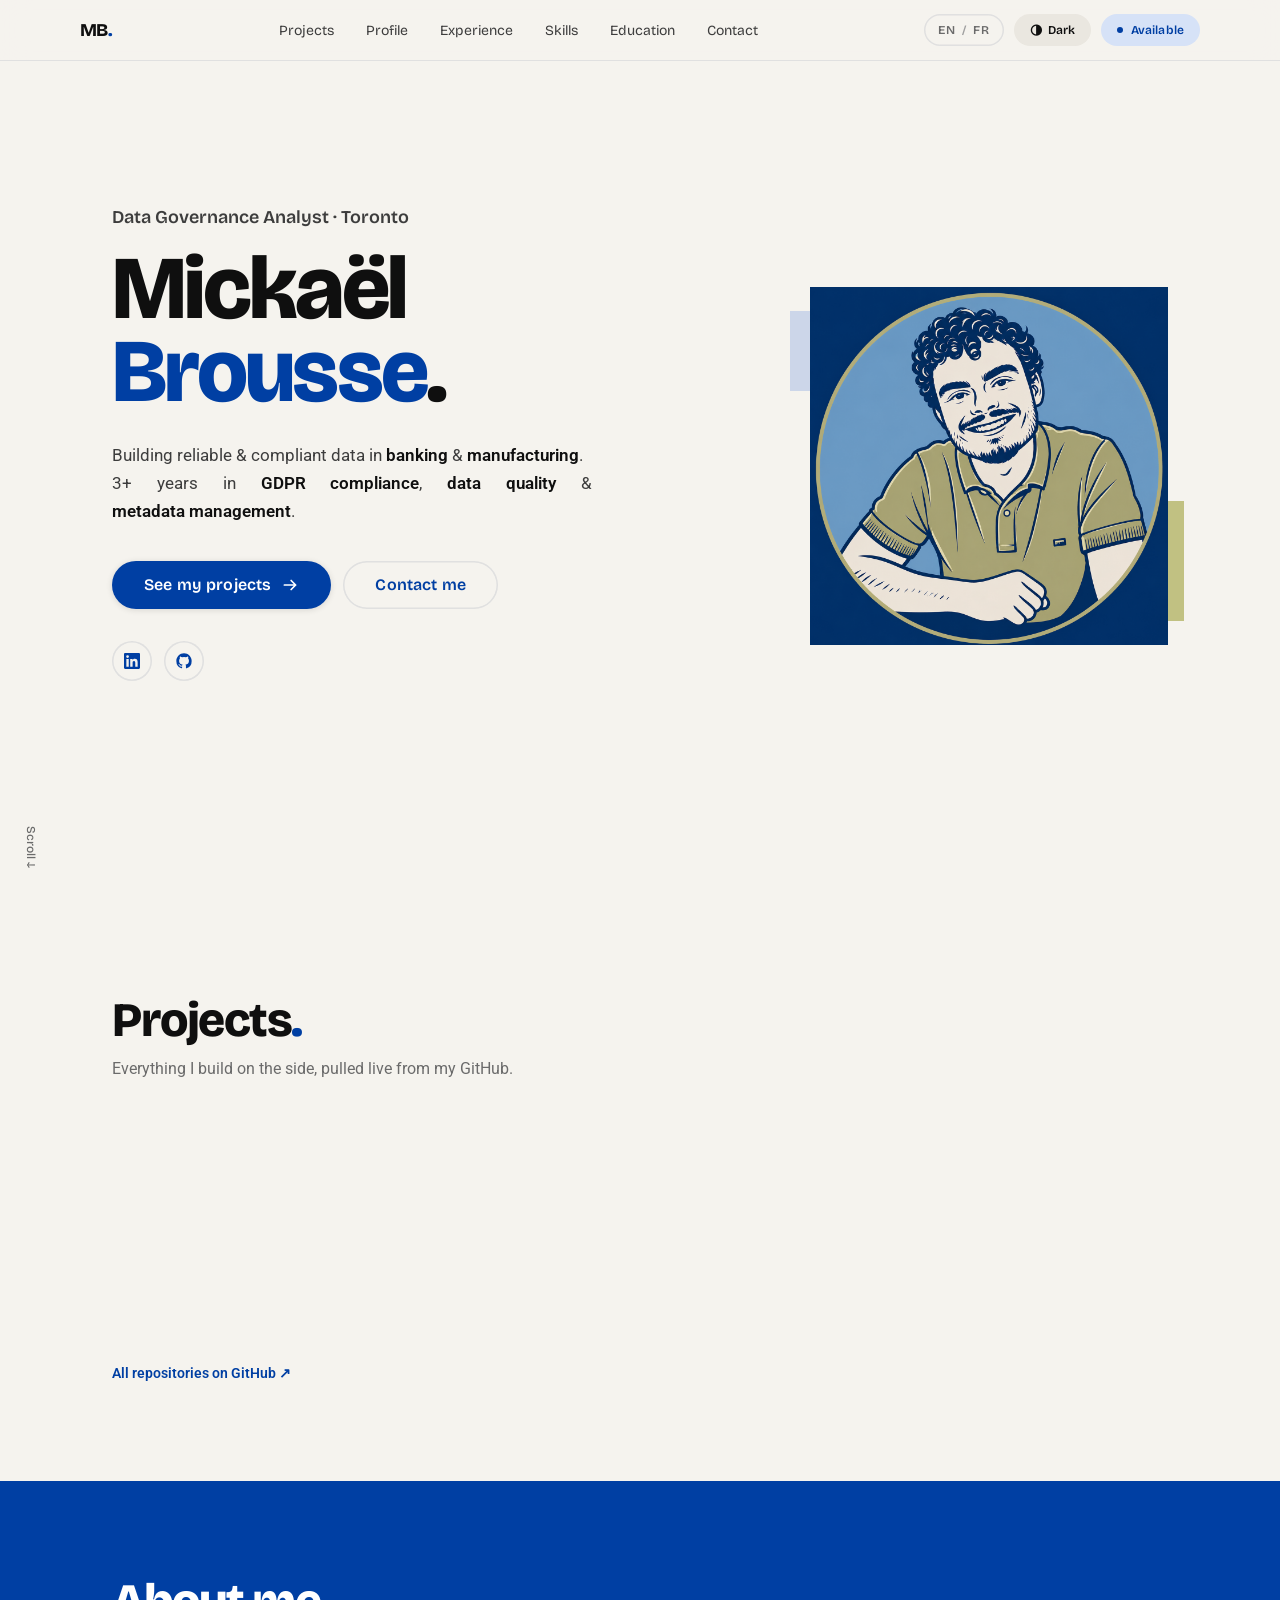
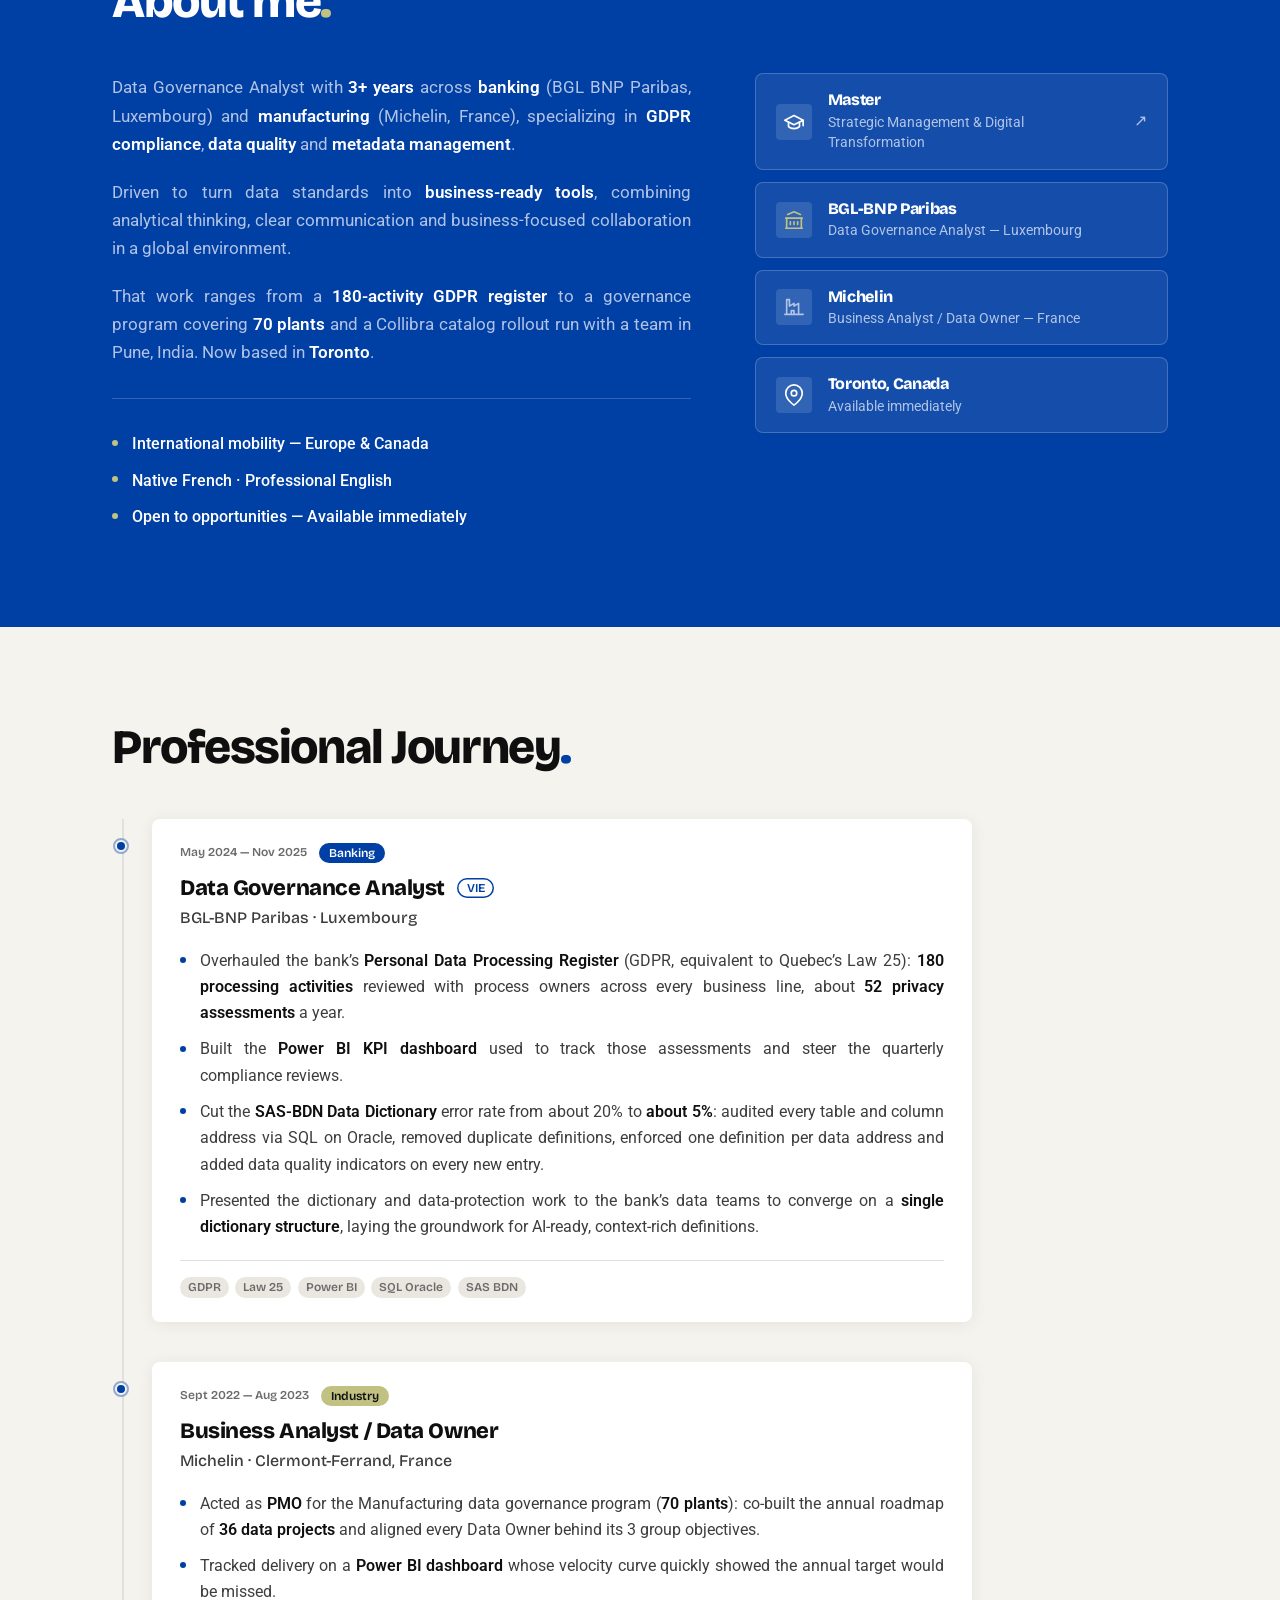
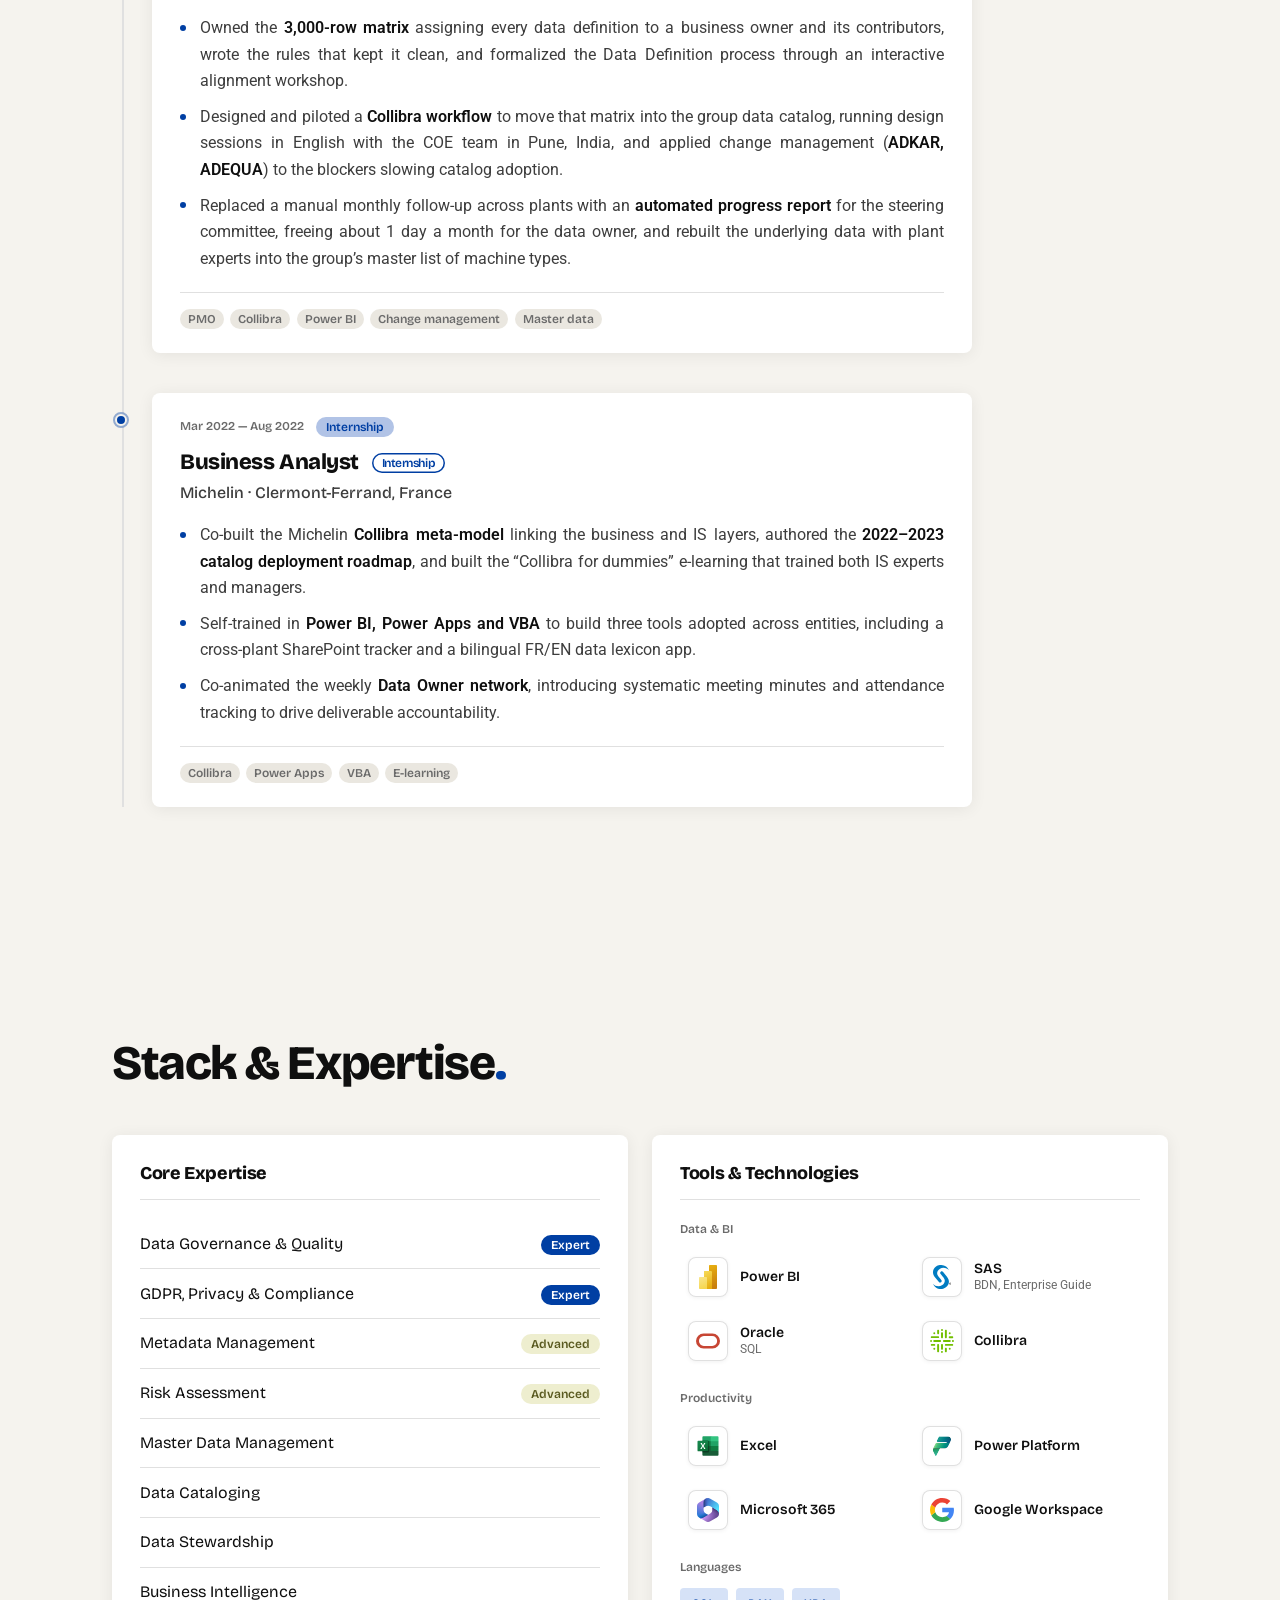
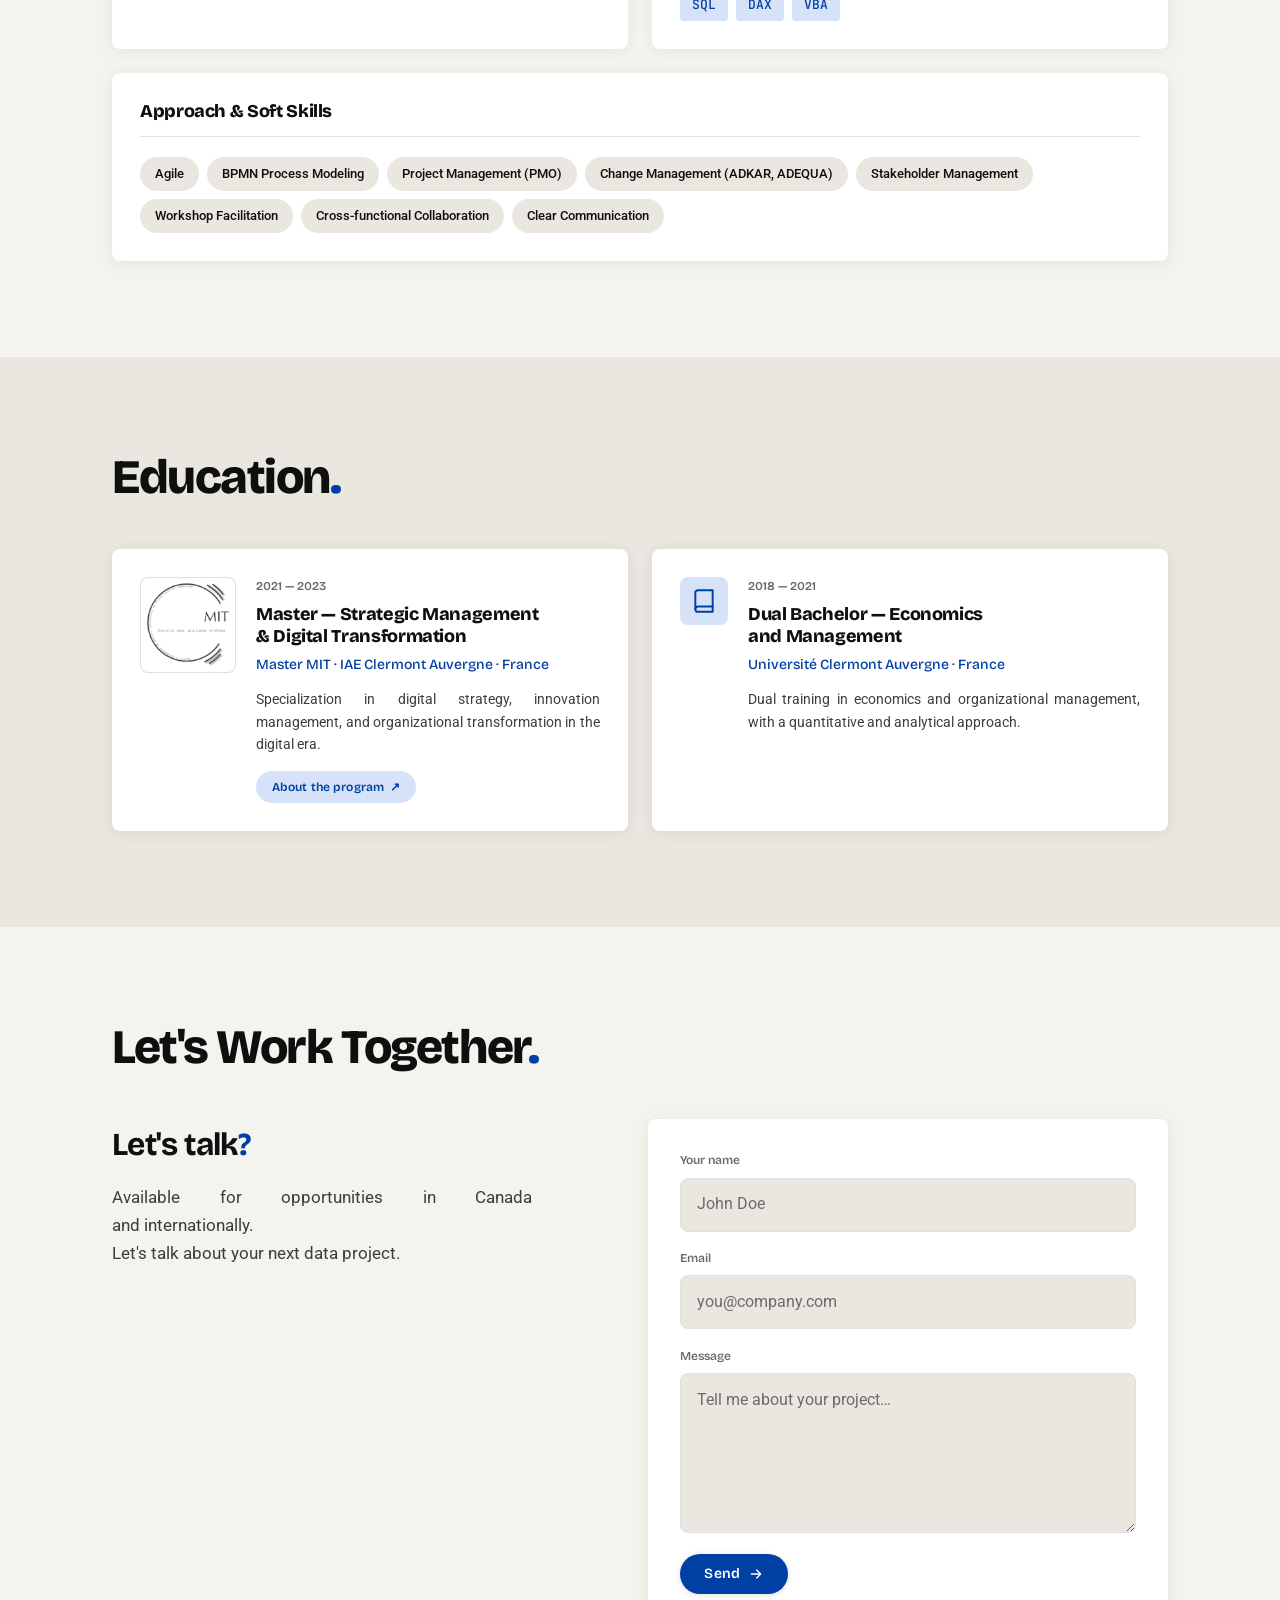
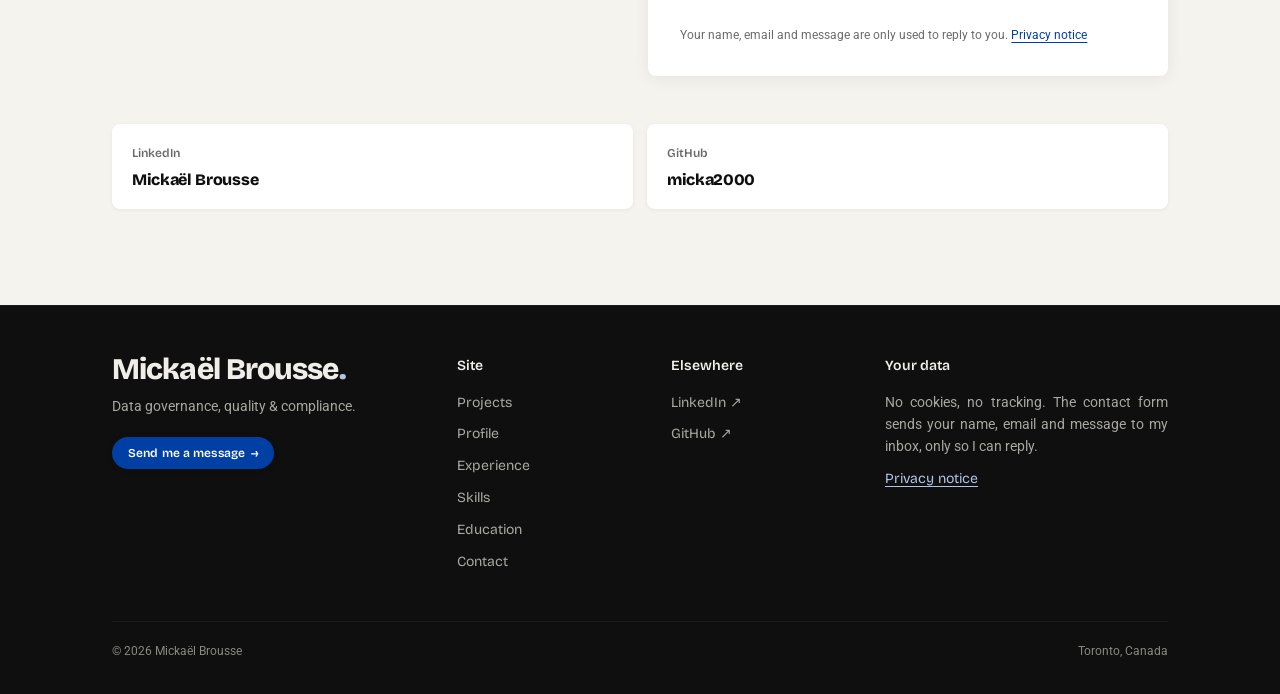
<file: index.html>
<!DOCTYPE html>
<html lang="en">
<head>
  <meta charset="UTF-8" />
  <meta name="viewport" content="width=device-width, initial-scale=1.0" />
  <title data-i18n="meta.title">Mickaël Brousse — Data Governance Analyst</title>
  <meta name="description" content="Data Governance Analyst in Toronto. Building reliable and compliant data in banking and manufacturing: 3+ years in GDPR compliance, data quality and metadata management." />
  <meta property="og:type" content="website" />
  <meta property="og:site_name" content="Mickaël Brousse" />
  <meta property="og:title" content="Mickaël Brousse — Data Governance Analyst" />
  <meta property="og:description" content="Data Governance Analyst in Toronto. Building reliable and compliant data in banking and manufacturing: 3+ years in GDPR compliance, data quality and metadata management." />
  <meta property="og:url" content="https://micka2000.github.io/Mickael_Brousse/" />
  <meta property="og:image" content="https://micka2000.github.io/Mickael_Brousse/assets/og.jpg" />
  <meta property="og:image:type" content="image/jpeg" />
  <meta property="og:image:width" content="1200" />
  <meta property="og:image:height" content="630" />
  <meta property="og:image:alt" content="Mickaël Brousse, Data Governance Analyst, with his illustrated portrait" />
  <meta property="og:locale" content="en_US" />
  <meta property="og:locale:alternate" content="fr_FR" />
  <meta name="twitter:card" content="summary_large_image" />
  <link rel="icon" type="image/png" sizes="32x32" href="assets/icons/favicon-32.png" />
  <link rel="icon" type="image/png" sizes="48x48" href="assets/icons/favicon-48.png" />
  <link rel="icon" type="image/png" sizes="512x512" href="assets/icons/icon-512.png" />
  <link rel="apple-touch-icon" href="assets/icons/apple-touch-icon.png" />
  <script>
    (function () {
      try {
        var t = localStorage.getItem('theme');
        if (!t) t = matchMedia('(prefers-color-scheme: dark)').matches ? 'dark' : 'light';
        document.documentElement.setAttribute('data-theme', t);
      } catch (e) { document.documentElement.setAttribute('data-theme', 'light'); }
    })();
  </script>
  <link rel="stylesheet" href="styles.css?v=23" />
  <link rel="preconnect" href="https://fonts.googleapis.com" />
  <link rel="preconnect" href="https://fonts.gstatic.com" crossorigin />
  <link href="https://fonts.googleapis.com/css2?family=JetBrains+Mono:wght@400;500;600&display=swap" rel="stylesheet" />
  <link rel="preload" href="assets/fonts/BricolageGrotesque-Variable.ttf" as="font" type="font/ttf" crossorigin />
  <link rel="preload" href="assets/fonts/Roboto-Variable.ttf" as="font" type="font/ttf" crossorigin />
</head>
<body>

  <a href="#hero" class="skip-link" data-i18n="a11y.skip">Skip to main content</a>
  <div id="progress-bar"></div>

  <nav id="navbar">
    <div class="nav-container">
      <span class="nav-logo">MB<span class="dot">.</span></span>
      <ul class="nav-links">
        <li><a href="#projects" data-i18n="nav.projects">Projects</a></li>
        <li><a href="#about" data-i18n="nav.about">Profile</a></li>
        <li><a href="#experience" data-i18n="nav.experience">Experience</a></li>
        <li><a href="#skills" data-i18n="nav.skills">Skills</a></li>
        <li><a href="#education" data-i18n="nav.education">Education</a></li>
        <li><a href="#contact" data-i18n="nav.contact">Contact</a></li>
      </ul>
      <div class="nav-actions">
        <button class="btn btn-outline btn-sm lang-toggle" id="langToggle" aria-label="Switch language" data-i18n-attr="aria-label:a11y.lang_toggle">
          <span class="lang-opt" data-lang="en">EN</span>
          <span class="lang-sep">/</span>
          <span class="lang-opt" data-lang="fr">FR</span>
        </button>
        <button class="btn btn-ink btn-sm theme-toggle" type="button" aria-label="Switch theme" data-i18n-attr="aria-label:a11y.theme_toggle">
          <span class="theme-toggle-icon" aria-hidden="true">◑</span>
          <span class="theme-toggle-label" data-i18n="theme.to_dark">Dark</span>
        </button>
        <button type="button" class="btn btn-tonal btn-sm nav-badge" onclick="document.getElementById('contact').scrollIntoView({behavior:'smooth'})">
          <span class="status-dot"></span>
          <span data-i18n="nav.available">Available</span>
        </button>
      </div>
      <button class="mobile-menu-btn" id="menuBtn" aria-label="Menu" data-i18n-attr="aria-label:a11y.menu">
        <span></span><span></span><span></span>
      </button>
    </div>
  </nav>

  <div class="mobile-menu" id="mobileMenu">
    <ul>
      <li><a href="#projects" data-i18n="nav.projects">Projects</a></li>
      <li><a href="#about" data-i18n="nav.about">Profile</a></li>
      <li><a href="#experience" data-i18n="nav.experience">Experience</a></li>
      <li><a href="#skills" data-i18n="nav.skills">Skills</a></li>
      <li><a href="#education" data-i18n="nav.education">Education</a></li>
      <li><a href="#contact" data-i18n="nav.contact">Contact</a></li>
    </ul>
    <div class="mobile-menu-actions">
      <button class="btn btn-outline btn-sm lang-toggle" type="button" aria-label="Switch language" data-i18n-attr="aria-label:a11y.lang_toggle">
        <span class="lang-opt" data-lang="en">EN</span>
        <span class="lang-sep">/</span>
        <span class="lang-opt" data-lang="fr">FR</span>
      </button>
      <button class="btn btn-ink btn-sm theme-toggle" type="button" aria-label="Switch theme" data-i18n-attr="aria-label:a11y.theme_toggle">
        <span class="theme-toggle-icon" aria-hidden="true">◑</span>
        <span class="theme-toggle-label" data-i18n="theme.to_dark">Dark</span>
      </button>
    </div>
  </div>

  <!-- Hero -->
  <section id="hero">
    <div class="hero-grid">
    <div class="hero-content">
      <p class="hero-eyebrow" data-i18n="hero.eyebrow">Data Governance Analyst · Toronto</p>
      <h1 class="hero-name">
        <span class="name-word">Mickaël</span>
        <span class="name-word accent">Brousse<span class="name-dot">.</span></span>
      </h1>
      <p class="hero-subtitle" data-i18n-html="hero.subtitle">Building reliable &amp; compliant data in <strong>banking</strong> &amp; <strong>manufacturing</strong>.<br />3+ years in <strong>GDPR compliance</strong>, <strong>data quality</strong> &amp; <strong>metadata management</strong>.</p>
      <div class="hero-cta">
        <a href="#projects" class="btn btn-primary btn-lg">
          <span data-i18n="hero.cta_primary">See my projects</span>
          <svg width="16" height="16" viewBox="0 0 16 16" fill="none"><path d="M3 8h10M9 4l4 4-4 4" stroke="currentColor" stroke-width="1.5" stroke-linecap="round" stroke-linejoin="round"/></svg>
        </a>
        <a href="#contact" class="btn btn-outline btn-lg" data-i18n="hero.cta_secondary">Contact me</a>
      </div>
      <div class="hero-social">
        <a href="https://www.linkedin.com/in/micka-brousse" target="_blank" rel="noopener" class="btn btn-outline btn-icon social-link" aria-label="LinkedIn">
          <svg width="17" height="17" viewBox="0 0 24 24" fill="currentColor"><path d="M20.447 20.452h-3.554v-5.569c0-1.328-.027-3.037-1.852-3.037-1.853 0-2.136 1.445-2.136 2.939v5.667H9.351V9h3.414v1.561h.046c.477-.9 1.637-1.85 3.37-1.85 3.601 0 4.267 2.37 4.267 5.455v6.286zM5.337 7.433a2.062 2.062 0 01-2.063-2.065 2.064 2.064 0 112.063 2.065zm1.782 13.019H3.555V9h3.564v11.452zM22.225 0H1.771C.792 0 0 .774 0 1.729v20.542C0 23.227.792 24 1.771 24h20.451C23.2 24 24 23.227 24 22.271V1.729C24 .774 23.2 0 22.222 0h.003z"/></svg>
        </a>
        <a href="https://github.com/micka2000" target="_blank" rel="noopener" class="btn btn-outline btn-icon social-link" aria-label="GitHub">
          <svg width="17" height="17" viewBox="0 0 24 24" fill="currentColor"><path d="M12 .5C5.65.5.5 5.65.5 12a11.5 11.5 0 007.86 10.92c.58.1.79-.25.79-.56v-2c-3.2.7-3.87-1.37-3.87-1.37-.53-1.33-1.28-1.69-1.28-1.69-1.05-.72.08-.7.08-.7 1.16.08 1.77 1.19 1.77 1.19 1.03 1.77 2.7 1.26 3.36.96.1-.75.4-1.26.73-1.55-2.56-.29-5.25-1.28-5.25-5.69 0-1.26.45-2.29 1.19-3.1-.12-.29-.52-1.46.11-3.05 0 0 .97-.31 3.17 1.18a11 11 0 015.78 0c2.2-1.49 3.17-1.18 3.17-1.18.63 1.59.23 2.76.11 3.05.74.81 1.19 1.84 1.19 3.1 0 4.42-2.7 5.4-5.27 5.68.41.36.78 1.06.78 2.14v3.17c0 .31.21.67.8.56A11.5 11.5 0 0023.5 12C23.5 5.65 18.35.5 12 .5z"/></svg>
        </a>
      </div>
    </div>
    <div class="hero-portrait">
      <div class="hp-block hp-olive"></div>
      <div class="hp-block hp-sky"></div>
      <img src="assets/portrait.png" alt="Mickaël Brousse" />
    </div>
    </div>
    <a href="#projects" class="scroll-indicator" data-i18n="hero.scroll">Scroll ↓</a>
  </section>

  <!-- Projects — catalog of GitHub repositories (rendered by script.js) -->
  <section id="projects">
    <div class="container">
      <div class="section-header section-header--split">
        <div>
          <h2 data-i18n="projects.title">Projects</h2>
          <p class="section-intro" data-i18n="projects.intro">Everything I build on the side, pulled live from my GitHub.</p>
        </div>
        <div class="project-filters" role="toolbar" aria-label="Filter projects" data-i18n-attr="aria-label:projects.filter_label"></div>
      </div>
      <div class="project-grid" id="projectGrid" aria-live="polite"></div>
      <p class="project-footnote">
        <a href="https://github.com/micka2000" target="_blank" rel="noopener" data-i18n="projects.all_github">All repositories on GitHub ↗</a>
      </p>
    </div>
  </section>

  <!-- About -->
  <section id="about">
    <div class="container">
      <div class="section-header">
        <h2 data-i18n="about.title">About me</h2>
      </div>
      <div class="about-grid">
        <div class="about-text">
          <p data-i18n-html="about.p1">Data Governance Analyst with <strong>3+ years</strong> across <strong>banking</strong> (BGL BNP Paribas, Luxembourg) and <strong>manufacturing</strong> (Michelin, France), specializing in <strong>GDPR compliance</strong>, <strong>data quality</strong> and <strong>metadata management</strong>.</p>
          <p data-i18n-html="about.p2">Driven to turn data standards into <strong>business-ready tools</strong>, combining analytical thinking, clear communication and business-focused collaboration in a global environment.</p>
          <p data-i18n-html="about.p3">That work ranges from a <strong>180-activity GDPR register</strong> to a governance program covering <strong>70 plants</strong> and a Collibra catalog rollout run with a team in Pune, India. Now based in <strong>Toronto</strong>.</p>
          <ul class="about-highlights">
            <li class="highlight-item" data-i18n="about.hi_mobility">International mobility — Europe &amp; Canada</li>
            <li class="highlight-item" data-i18n="about.hi_lang">Native French · Professional English</li>
            <li class="highlight-item" data-i18n="about.hi_avail">Open to opportunities — Available immediately</li>
          </ul>
        </div>
        <div class="about-cards">
          <a class="info-card info-card--link" href="https://www.mastermit.org/a-propos" target="_blank" rel="noopener">
            <span class="card-icon"><svg width="22" height="22" viewBox="0 0 24 24" fill="none" stroke="currentColor" stroke-width="1.8" stroke-linecap="round" stroke-linejoin="round"><path d="M22 10v6M2 10l10-5 10 5-10 5z"/><path d="M6 12v5c3 3 9 3 12 0v-5"/></svg></span>
            <div>
              <strong data-i18n="about.card_master_t">Master</strong>
              <p data-i18n="about.card_master_d">Strategic Management &amp; Digital Transformation</p>
            </div>
            <span class="info-card-arrow" aria-hidden="true">↗</span>
          </a>
          <div class="info-card">
            <span class="card-icon"><svg width="22" height="22" viewBox="0 0 24 24" fill="none" stroke="currentColor" stroke-width="1.8" stroke-linecap="round" stroke-linejoin="round"><path d="M3 21h18"/><path d="M3 10h18"/><path d="M5 6l7-3 7 3"/><path d="M4 10v11"/><path d="M20 10v11"/><path d="M8 14v3"/><path d="M12 14v3"/><path d="M16 14v3"/></svg></span>
            <div>
              <strong>BGL-BNP Paribas</strong>
              <p data-i18n="about.card_bnp_d">Data Governance Analyst — Luxembourg</p>
            </div>
          </div>
          <div class="info-card">
            <span class="card-icon"><svg width="22" height="22" viewBox="0 0 24 24" fill="none" stroke="currentColor" stroke-width="1.8" stroke-linecap="round" stroke-linejoin="round"><path d="M2 20h20"/><path d="M17 20V8l-5 3V8l-5 3V4H4v16"/><path d="M9 20v-4h3v4"/></svg></span>
            <div>
              <strong>Michelin</strong>
              <p data-i18n="about.card_michelin_d">Business Analyst / Data Owner — France</p>
            </div>
          </div>
          <div class="info-card">
            <span class="card-icon"><svg width="22" height="22" viewBox="0 0 24 24" fill="none" stroke="currentColor" stroke-width="1.8" stroke-linecap="round" stroke-linejoin="round"><path d="M21 10c0 7-9 13-9 13s-9-6-9-13a9 9 0 0118 0z"/><circle cx="12" cy="10" r="3"/></svg></span>
            <div>
              <strong data-i18n="about.card_loc_t">Toronto, Canada</strong>
              <p data-i18n="about.card_loc_d">Available immediately</p>
            </div>
          </div>
        </div>
      </div>
    </div>
  </section>

  <!-- Experience -->
  <section id="experience">
    <div class="container">
      <div class="section-header">
        <h2 data-i18n="exp.title">Professional Journey</h2>
      </div>
      <div class="timeline">

        <div class="timeline-item">
          <div class="timeline-dot"><div class="dot-pulse"></div></div>
          <div class="timeline-card">
            <div class="timeline-meta">
              <span class="timeline-period" data-i18n="exp.bnp_period">May 2024 — Nov 2025</span>
              <span class="timeline-badge badge-banking" data-i18n="exp.badge_banking">Banking</span>
            </div>
            <h3>Data Governance Analyst <span class="role-type">VIE</span></h3>
            <p class="timeline-company">BGL-BNP Paribas · Luxembourg</p>
            <ul class="timeline-list">
              <li data-i18n-html="exp.bnp_li1">Overhauled the bank’s <strong>Personal Data Processing Register</strong> (GDPR, equivalent to Quebec’s Law 25): <strong>180 processing activities</strong> reviewed with process owners across every business line, about <strong>52 privacy assessments</strong> a year.</li>
              <li data-i18n-html="exp.bnp_li2">Built the <strong>Power BI KPI dashboard</strong> used to track those assessments and steer the quarterly compliance reviews.</li>
              <li data-i18n-html="exp.bnp_li3">Cut the <strong>SAS-BDN Data Dictionary</strong> error rate from about 20% to <strong>about 5%</strong>: audited every table and column address via SQL on Oracle, removed duplicate definitions, enforced one definition per data address and added data quality indicators on every new entry.</li>
              <li data-i18n-html="exp.bnp_li4">Presented the dictionary and data-protection work to the bank’s data teams to converge on a <strong>single dictionary structure</strong>, laying the groundwork for AI-ready, context-rich definitions.</li>
            </ul>
            <div class="timeline-tags">
              <span data-i18n="exp.tag_gdpr">GDPR</span><span data-i18n="exp.tag_law25">Law 25</span><span>Power BI</span><span>SQL Oracle</span><span>SAS BDN</span>
            </div>
          </div>
        </div>

        <div class="timeline-item">
          <div class="timeline-dot"><div class="dot-pulse"></div></div>
          <div class="timeline-card">
            <div class="timeline-meta">
              <span class="timeline-period" data-i18n="exp.mich1_period">Sept 2022 — Aug 2023</span>
              <span class="timeline-badge badge-industry" data-i18n="exp.badge_industry">Industry</span>
            </div>
            <h3>Business Analyst / Data Owner</h3>
            <p class="timeline-company">Michelin · Clermont-Ferrand, France</p>
            <ul class="timeline-list">
              <li data-i18n-html="exp.mich1_li1">Acted as <strong>PMO</strong> for the Manufacturing data governance program (<strong>70 plants</strong>): co-built the annual roadmap of <strong>36 data projects</strong> and aligned every Data Owner behind its 3 group objectives.</li>
              <li data-i18n-html="exp.mich1_li2">Tracked delivery on a <strong>Power BI dashboard</strong> whose velocity curve quickly showed the annual target would be missed.</li>
              <li data-i18n-html="exp.mich1_li3">Owned the <strong>3,000-row matrix</strong> assigning every data definition to a business owner and its contributors, wrote the rules that kept it clean, and formalized the Data Definition process through an interactive alignment workshop.</li>
              <li data-i18n-html="exp.mich1_li4">Designed and piloted a <strong>Collibra workflow</strong> to move that matrix into the group data catalog, running design sessions in English with the COE team in Pune, India, and applied change management (<strong>ADKAR, ADEQUA</strong>) to the blockers slowing catalog adoption.</li>
              <li data-i18n-html="exp.mich1_li5">Replaced a manual monthly follow-up across plants with an <strong>automated progress report</strong> for the steering committee, freeing about 1 day a month for the data owner, and rebuilt the underlying data with plant experts into the group’s master list of machine types.</li>
            </ul>
            <div class="timeline-tags">
              <span>PMO</span><span>Collibra</span><span>Power BI</span><span data-i18n="exp.tag_change">Change management</span><span data-i18n="exp.tag_master">Master data</span>
            </div>
          </div>
        </div>

        <div class="timeline-item">
          <div class="timeline-dot"><div class="dot-pulse"></div></div>
          <div class="timeline-card">
            <div class="timeline-meta">
              <span class="timeline-period" data-i18n="exp.mich2_period">Mar 2022 — Aug 2022</span>
              <span class="timeline-badge badge-internship" data-i18n="exp.badge_internship">Internship</span>
            </div>
            <h3>Business Analyst <span class="role-type" data-i18n="exp.role_intern">Internship</span></h3>
            <p class="timeline-company">Michelin · Clermont-Ferrand, France</p>
            <ul class="timeline-list">
              <li data-i18n-html="exp.mich2_li1">Co-built the Michelin <strong>Collibra meta-model</strong> linking the business and IS layers, authored the <strong>2022–2023 catalog deployment roadmap</strong>, and built the “Collibra for dummies” e-learning that trained both IS experts and managers.</li>
              <li data-i18n-html="exp.mich2_li2">Self-trained in <strong>Power BI, Power Apps and VBA</strong> to build three tools adopted across entities, including a cross-plant SharePoint tracker and a bilingual FR/EN data lexicon app.</li>
              <li data-i18n-html="exp.mich2_li3">Co-animated the weekly <strong>Data Owner network</strong>, introducing systematic meeting minutes and attendance tracking to drive deliverable accountability.</li>
            </ul>
            <div class="timeline-tags">
              <span>Collibra</span><span>Power Apps</span><span>VBA</span><span>E-learning</span>
            </div>
          </div>
        </div>

      </div>
    </div>
  </section>

  <!-- Skills -->
  <section id="skills">
    <div class="container">
      <div class="section-header">
        <h2 data-i18n="skills.title">Stack &amp; Expertise</h2>
      </div>
      <div class="skills-grid">

        <div class="skill-category">
          <h3><span data-i18n="skills.cat_core">Core Expertise</span></h3>
          <ul class="skill-items">
            <li class="skill-row"><span data-i18n="skills.gov_quality">Data Governance &amp; Quality</span><span class="skill-level expert" data-i18n="skills.lvl_expert">Expert</span></li>
            <li class="skill-row"><span data-i18n="skills.gov_gdpr">GDPR, Privacy &amp; Compliance</span><span class="skill-level expert" data-i18n="skills.lvl_expert">Expert</span></li>
            <li class="skill-row"><span data-i18n="skills.gov_meta">Metadata Management</span><span class="skill-level advanced" data-i18n="skills.lvl_advanced">Advanced</span></li>
            <li class="skill-row"><span data-i18n="skills.gov_risk">Risk Assessment</span><span class="skill-level advanced" data-i18n="skills.lvl_advanced">Advanced</span></li>
            <li class="skill-row"><span data-i18n="skills.gov_mdm">Master Data Management</span></li>
            <li class="skill-row"><span data-i18n="skills.gov_catalog">Data Cataloging</span></li>
            <li class="skill-row"><span data-i18n="skills.gov_steward">Data Stewardship</span></li>
            <li class="skill-row"><span data-i18n="skills.gov_bi">Business Intelligence</span></li>
          </ul>
        </div>

        <div class="skill-category skill-category--tools">
          <h3><span data-i18n="skills.cat_tools">Tools &amp; Technologies</span></h3>
          <div class="tool-group">
            <p class="tool-group-label" data-i18n="skills.tools_data">Data &amp; BI</p>
            <ul class="tool-grid">
              <li class="tool"><span class="tool-mark"><img src="assets/logos/tools/powerbi.svg" alt="" width="24" height="24" loading="lazy" /></span><span class="tool-text"><span class="tool-name">Power BI</span></span></li>
              <li class="tool"><span class="tool-mark"><img src="assets/logos/tools/sas.svg" alt="" width="24" height="24" loading="lazy" /></span><span class="tool-text"><span class="tool-name">SAS</span><span class="tool-sub">BDN, Enterprise Guide</span></span></li>
              <li class="tool"><span class="tool-mark"><img src="assets/logos/tools/oracle.svg" alt="" width="24" height="24" loading="lazy" /></span><span class="tool-text"><span class="tool-name">Oracle</span><span class="tool-sub">SQL</span></span></li>
              <li class="tool"><span class="tool-mark"><img src="assets/logos/tools/collibra.svg" alt="" width="24" height="24" loading="lazy" /></span><span class="tool-text"><span class="tool-name">Collibra</span></span></li>
            </ul>
          </div>
          <div class="tool-group">
            <p class="tool-group-label" data-i18n="skills.tools_office">Productivity</p>
            <ul class="tool-grid">
              <li class="tool"><span class="tool-mark"><img src="assets/logos/tools/excel.svg" alt="" width="24" height="24" loading="lazy" /></span><span class="tool-text"><span class="tool-name">Excel</span></span></li>
              <li class="tool"><span class="tool-mark"><img src="assets/logos/tools/power-platform.svg" alt="" width="24" height="24" loading="lazy" /></span><span class="tool-text"><span class="tool-name">Power Platform</span></span></li>
              <li class="tool"><span class="tool-mark"><img src="assets/logos/tools/microsoft-365.svg" alt="" width="24" height="24" loading="lazy" /></span><span class="tool-text"><span class="tool-name">Microsoft 365</span></span></li>
              <li class="tool"><span class="tool-mark"><img src="assets/logos/tools/google.svg" alt="" width="24" height="24" loading="lazy" /></span><span class="tool-text"><span class="tool-name">Google Workspace</span></span></li>
            </ul>
          </div>
          <div class="tool-group">
            <p class="tool-group-label" data-i18n="skills.tools_code">Languages</p>
            <ul class="code-chips">
              <li><code>SQL</code></li>
              <li><code>DAX</code></li>
              <li><code>VBA</code></li>
            </ul>
          </div>
        </div>

        <div class="skill-category skill-category--wide">
          <h3><span data-i18n="skills.cat_approach">Approach &amp; Soft Skills</span></h3>
          <div class="soft-skills">
            <span class="soft-tag" data-i18n="skills.soft_agile">Agile</span>
            <span class="soft-tag" data-i18n="skills.soft_bpmn">BPMN Process Modeling</span>
            <span class="soft-tag" data-i18n="skills.soft_pm">Project Management (PMO)</span>
            <span class="soft-tag" data-i18n="skills.soft_change">Change Management (ADKAR, ADEQUA)</span>
            <span class="soft-tag" data-i18n="skills.soft_stake">Stakeholder Management</span>
            <span class="soft-tag" data-i18n="skills.soft_workshop">Workshop Facilitation</span>
            <span class="soft-tag" data-i18n="skills.soft_collab">Cross-functional Collaboration</span>
            <span class="soft-tag" data-i18n="skills.soft_comm">Clear Communication</span>
          </div>
        </div>

      </div>
    </div>
  </section>

  <!-- Education -->
  <section id="education">
    <div class="container">
      <div class="section-header">
        <h2 data-i18n="edu.title">Education</h2>
      </div>
      <div class="edu-grid">
        <div class="edu-card">
          <a class="edu-logo" href="https://www.mastermit.org/a-propos" target="_blank" rel="noopener" aria-label="Master MIT">
            <img src="assets/logos/master-mit.png" alt="Master MIT logo" width="84" height="85" loading="lazy" />
          </a>
          <div class="edu-details">
            <span class="edu-period">2021 — 2023</span>
            <h3 data-i18n="edu.master_t">Master — Strategic Management &amp; Digital Transformation</h3>
            <p class="edu-school">Master MIT · IAE Clermont Auvergne · France</p>
            <p class="edu-desc" data-i18n="edu.master_d">Specialization in digital strategy, innovation management, and organizational transformation in the digital era.</p>
            <a class="btn btn-tonal btn-sm edu-link" href="https://www.mastermit.org/a-propos" target="_blank" rel="noopener"><span data-i18n="edu.master_link">About the program</span> <span aria-hidden="true">↗</span></a>
          </div>
        </div>
        <div class="edu-card">
          <div class="edu-icon-wrap"><svg width="26" height="26" viewBox="0 0 24 24" fill="none" stroke="currentColor" stroke-width="1.8" stroke-linecap="round" stroke-linejoin="round"><path d="M4 19.5A2.5 2.5 0 016.5 17H20"/><path d="M6.5 2H20v20H6.5A2.5 2.5 0 014 19.5v-15A2.5 2.5 0 016.5 2z"/></svg></div>
          <div class="edu-details">
            <span class="edu-period">2018 — 2021</span>
            <h3 data-i18n="edu.lic_t">Dual Bachelor — Economics and Management</h3>
            <p class="edu-school">Université Clermont Auvergne · France</p>
            <p class="edu-desc" data-i18n="edu.lic_d">Dual training in economics and organizational management, with a quantitative and analytical approach.</p>
          </div>
        </div>
      </div>
    </div>
  </section>

  <!-- Contact -->
  <section id="contact">
    <div class="container">
      <div class="section-header">
        <h2 data-i18n="contact.title">Let's Work Together</h2>
      </div>
      <div class="contact-layout">
        <div class="contact-pitch">
          <h3 class="contact-headline" data-i18n-html="contact.headline">Let's talk<span class="ch-accent">?</span></h3>
          <p class="contact-intro" data-i18n-html="contact.intro">
            Available for opportunities in Canada and internationally.<br />
            Let's talk about your next data project.
          </p>
        </div>
        <form id="contact-form" class="contact-form" novalidate>
          <div class="cf-field">
            <label for="cf-name" data-i18n="contact.f_name">Your name</label>
            <input type="text" id="cf-name" name="name" required aria-required="true" aria-describedby="cf-name-err" data-i18n-attr="placeholder:contact.f_name_ph" placeholder="John Doe" />
            <span class="cf-error" id="cf-name-err" data-i18n="contact.err_name" hidden>Please enter your name.</span>
          </div>
          <div class="cf-field">
            <label for="cf-email" data-i18n="contact.f_email">Email</label>
            <input type="email" id="cf-email" name="email" required aria-required="true" aria-describedby="cf-email-err" data-i18n-attr="placeholder:contact.f_email_ph" placeholder="you@company.com" />
            <span class="cf-error" id="cf-email-err" data-i18n="contact.err_email" hidden>Please enter a valid email address.</span>
          </div>
          <div class="cf-field">
            <label for="cf-message" data-i18n="contact.f_message">Message</label>
            <textarea id="cf-message" name="message" rows="5" required aria-required="true" aria-describedby="cf-message-err" data-i18n-attr="placeholder:contact.f_message_ph" placeholder="Tell me about your project…"></textarea>
            <span class="cf-error" id="cf-message-err" data-i18n="contact.err_message" hidden>Please write a short message.</span>
          </div>
          <!-- honeypot: invisible to people, bots fill it and get dropped -->
          <input type="text" name="_honey" class="cf-hp" tabindex="-1" autocomplete="off" aria-hidden="true" />
          <button type="submit" class="btn btn-primary cf-submit">
            <span class="cf-submit-label" data-i18n="contact.cta_short">Send</span>
            <svg width="16" height="16" viewBox="0 0 24 24" fill="none" stroke="currentColor" stroke-width="2" stroke-linecap="round" stroke-linejoin="round"><path d="M5 12h14M13 6l6 6-6 6"/></svg>
          </button>
          <p class="cf-privacy"><span data-i18n="contact.privacy">Your name, email and message are only used to reply to you.</span> <a href="privacy/" data-i18n="footer.privacy">Privacy notice</a></p>
          <div class="cf-sent" id="cf-sent" hidden role="status" aria-live="polite">
            <p class="cf-sent-title" data-i18n="contact.sent_t">Message sent.</p>
            <p data-i18n="contact.sent_d">Thanks. I will reply by email.</p>
          </div>
          <div class="cf-success" id="cf-failed" hidden role="alert">
            <p data-i18n="contact.fail_t">The message could not be sent from here.</p>
            <p class="cf-success-fallback" data-i18n="contact.fail_d">Try again in a moment, or write to me on LinkedIn.</p>
            <a class="btn btn-tonal btn-sm cf-alt" href="https://www.linkedin.com/in/micka-brousse" target="_blank" rel="noopener"><span data-i18n="contact.write_linkedin">Message me on LinkedIn</span> <span aria-hidden="true">↗</span></a>
          </div>
        </form>
      </div>
      <div class="contact-grid">
        <a class="contact-card" href="https://www.linkedin.com/in/micka-brousse" target="_blank" rel="noopener">
          <span class="contact-card-label">LinkedIn</span>
          <strong class="contact-card-value">Mickaël Brousse</strong>
        </a>
        <a class="contact-card" href="https://github.com/micka2000" target="_blank" rel="noopener">
          <span class="contact-card-label">GitHub</span>
          <strong class="contact-card-value">micka2000</strong>
        </a>
      </div>
    </div>
  </section>

  <footer>
    <div class="container">
      <div class="footer-grid">
        <div class="footer-signature">
          <p class="footer-name">Mickaël Brousse<span>.</span></p>
          <p class="footer-tagline" data-i18n="footer.tagline">Data governance, quality &amp; compliance.</p>
          <a href="#contact" class="btn btn-primary btn-sm"><span data-i18n="footer.cta">Send me a message</span> <span aria-hidden="true">→</span></a>
        </div>
        <nav class="footer-col" aria-label="Site" data-i18n-attr="aria-label:footer.site">
          <p class="footer-col-title" data-i18n="footer.site">Site</p>
          <a href="#projects" data-i18n="nav.projects">Projects</a>
          <a href="#about" data-i18n="nav.about">Profile</a>
          <a href="#experience" data-i18n="nav.experience">Experience</a>
          <a href="#skills" data-i18n="nav.skills">Skills</a>
          <a href="#education" data-i18n="nav.education">Education</a>
          <a href="#contact" data-i18n="nav.contact">Contact</a>
        </nav>
        <div class="footer-col">
          <p class="footer-col-title" data-i18n="footer.elsewhere">Elsewhere</p>
          <a href="https://www.linkedin.com/in/micka-brousse" target="_blank" rel="noopener">LinkedIn <span aria-hidden="true">↗</span></a>
          <a href="https://github.com/micka2000" target="_blank" rel="noopener">GitHub <span aria-hidden="true">↗</span></a>
        </div>
        <div class="footer-col footer-data">
          <p class="footer-col-title" data-i18n="footer.data_t">Your data</p>
          <p data-i18n="footer.data_d">No cookies, no tracking. The contact form sends your name, email and message to my inbox, only so I can reply.</p>
          <a href="privacy/" data-i18n="footer.privacy">Privacy notice</a>
        </div>
      </div>
      <div class="footer-bottom">
        <p data-i18n-html="footer.copy">© <span id="footer-year">2026</span> Mickaël Brousse</p>
        <p data-i18n="footer.place">Toronto, Canada</p>
      </div>
    </div>
  </footer>

  <script type="module" src="script.js?v=23"></script>
</body>
</html>
</file>
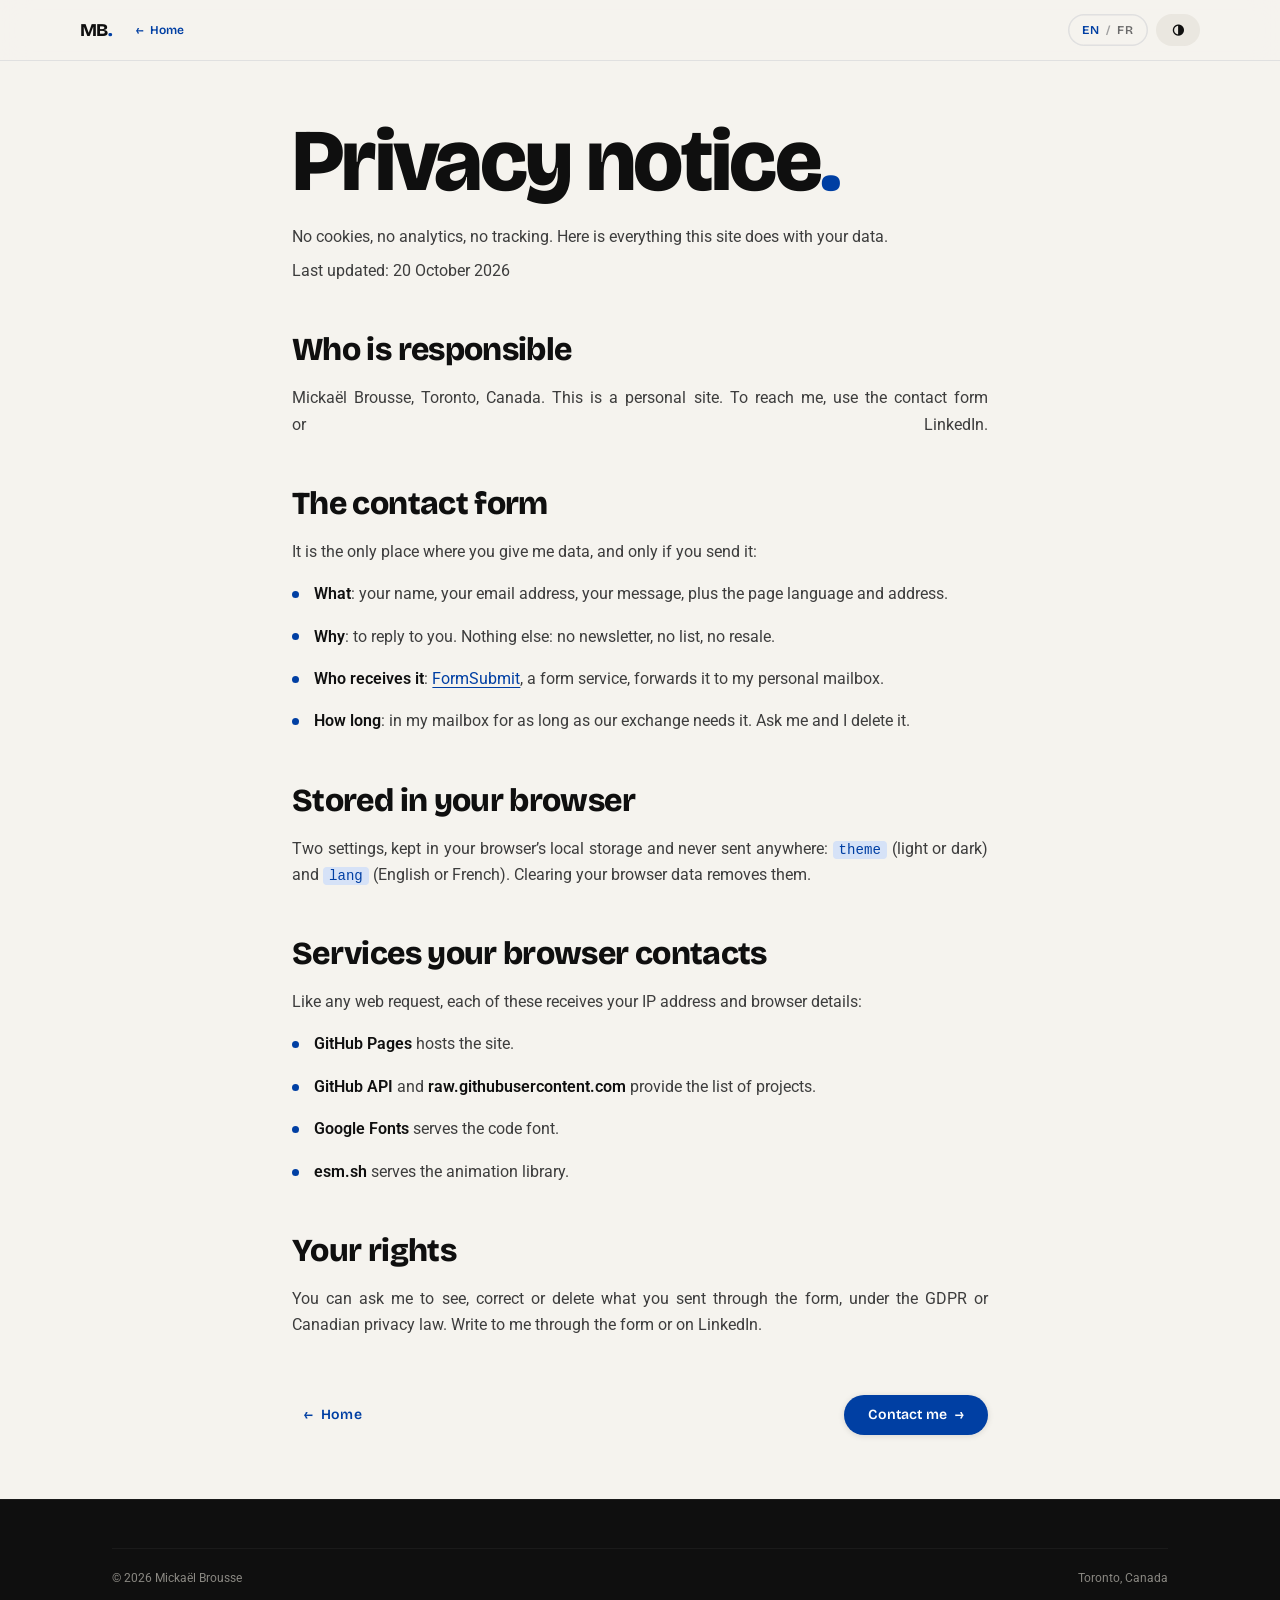
<file: privacy/index.html>
<!DOCTYPE html>
<html lang="en" data-theme="light">
<head>
  <meta charset="UTF-8" />
  <meta name="viewport" content="width=device-width, initial-scale=1.0" />
  <title>Privacy notice — Mickaël Brousse</title>
  <meta name="description" content="What this site collects, why, and who receives it. No cookies, no tracking." />
  <meta name="robots" content="noindex" />
  <link rel="icon" type="image/png" sizes="32x32" href="../assets/icons/favicon-32.png" />
  <link rel="icon" type="image/png" sizes="48x48" href="../assets/icons/favicon-48.png" />
  <link rel="apple-touch-icon" href="../assets/icons/apple-touch-icon.png" />
  <script>
    (function () {
      var d = document.documentElement, t = null, l = null;
      try { t = localStorage.getItem('theme'); l = localStorage.getItem('lang'); } catch (e) {}
      if (!t) t = matchMedia('(prefers-color-scheme: dark)').matches ? 'dark' : 'light';
      d.setAttribute('data-theme', t);
      d.setAttribute('lang', l === 'fr' ? 'fr' : 'en');
    })();
  </script>
  <link rel="stylesheet" href="../styles.css?v=21" />
</head>
<body class="project-page">
  <nav id="navbar">
    <div class="nav-container">
      <a class="nav-logo" href="../">MB<span class="dot">.</span></a>
      <a class="btn btn-text btn-sm pp-back" href="../"><span aria-hidden="true">←</span> <span data-l="en">Home</span><span data-l="fr">Accueil</span></a>
      <div class="pp-nav-actions">
        <button class="btn btn-outline btn-sm lang-toggle" type="button" aria-label="Switch language" data-aria-label-en="Switch language" data-aria-label-fr="Changer de langue">
          <span class="lang-opt" data-lang="en">EN</span><span class="lang-sep">/</span><span class="lang-opt" data-lang="fr">FR</span>
        </button>
        <button class="btn btn-ink btn-sm theme-toggle" type="button" aria-label="Switch theme" data-aria-label-en="Switch theme" data-aria-label-fr="Changer de thème">
          <span class="theme-toggle-icon" aria-hidden="true">◑</span>
        </button>
      </div>
    </div>
  </nav>

  <main class="legal container">
    <h1 class="pp-title"><span data-l="en">Privacy notice</span><span data-l="fr">Confidentialité</span><span class="pp-dot">.</span></h1>
    <p class="pp-tagline">
      <span data-l="en">No cookies, no analytics, no tracking. Here is everything this site does with your data.</span>
      <span data-l="fr">Ni cookies, ni mesure d’audience, ni pistage. Voici tout ce que ce site fait de vos données.</span>
    </p>
    <p class="pp-meta"><span data-l="en">Last updated: 20 October 2026</span><span data-l="fr">Mise à jour le 20 octobre 2026</span></p>

    <section>
      <h2><span data-l="en">Who is responsible</span><span data-l="fr">Qui est responsable</span></h2>
      <p>
        <span data-l="en">Mickaël Brousse, Toronto, Canada. This is a personal site. To reach me, use the contact form or LinkedIn.</span>
        <span data-l="fr">Mickaël Brousse, Toronto, Canada. C’est un site personnel. Pour me joindre, utilisez le formulaire de contact ou LinkedIn.</span>
      </p>
    </section>

    <section>
      <h2><span data-l="en">The contact form</span><span data-l="fr">Le formulaire de contact</span></h2>
      <p>
        <span data-l="en">It is the only place where you give me data, and only if you send it:</span>
        <span data-l="fr">C’est le seul endroit où vous me confiez des données, et seulement si vous l’envoyez :</span>
      </p>
      <ul class="pp-list">
        <li><span data-l="en"><strong>What</strong>: your name, your email address, your message, plus the page language and address.</span><span data-l="fr"><strong>Quoi</strong>&nbsp;: votre nom, votre adresse email, votre message, ainsi que la langue et l’adresse de la page.</span></li>
        <li><span data-l="en"><strong>Why</strong>: to reply to you. Nothing else: no newsletter, no list, no resale.</span><span data-l="fr"><strong>Pourquoi</strong>&nbsp;: vous répondre. Rien d’autre&nbsp;: ni newsletter, ni liste, ni revente.</span></li>
        <li><span data-l="en"><strong>Who receives it</strong>: <a href="https://formsubmit.co/" target="_blank" rel="noopener">FormSubmit</a>, a form service, forwards it to my personal mailbox.</span><span data-l="fr"><strong>Qui la reçoit</strong>&nbsp;: <a href="https://formsubmit.co/" target="_blank" rel="noopener">FormSubmit</a>, un service de formulaires, la transmet à ma boîte mail personnelle.</span></li>
        <li><span data-l="en"><strong>How long</strong>: in my mailbox for as long as our exchange needs it. Ask me and I delete it.</span><span data-l="fr"><strong>Combien de temps</strong>&nbsp;: dans ma boîte mail le temps de notre échange. Sur simple demande, je le supprime.</span></li>
      </ul>
    </section>

    <section>
      <h2><span data-l="en">Stored in your browser</span><span data-l="fr">Stocké dans votre navigateur</span></h2>
      <p>
        <span data-l="en">Two settings, kept in your browser’s local storage and never sent anywhere: <code>theme</code> (light or dark) and <code>lang</code> (English or French). Clearing your browser data removes them.</span>
        <span data-l="fr">Deux réglages, gardés dans le stockage local de votre navigateur et jamais envoyés&nbsp;: <code>theme</code> (clair ou sombre) et <code>lang</code> (anglais ou français). Effacer les données du navigateur les supprime.</span>
      </p>
    </section>

    <section>
      <h2><span data-l="en">Services your browser contacts</span><span data-l="fr">Services contactés par votre navigateur</span></h2>
      <p>
        <span data-l="en">Like any web request, each of these receives your IP address and browser details:</span>
        <span data-l="fr">Comme pour toute requête web, chacun reçoit votre adresse IP et des informations sur votre navigateur&nbsp;:</span>
      </p>
      <ul class="pp-list">
        <li><span data-l="en"><strong>GitHub Pages</strong> hosts the site.</span><span data-l="fr"><strong>GitHub Pages</strong> héberge le site.</span></li>
        <li><span data-l="en"><strong>GitHub API</strong> and <strong>raw.githubusercontent.com</strong> provide the list of projects.</span><span data-l="fr">L’<strong>API GitHub</strong> et <strong>raw.githubusercontent.com</strong> fournissent la liste des projets.</span></li>
        <li><span data-l="en"><strong>Google Fonts</strong> serves the code font.</span><span data-l="fr"><strong>Google Fonts</strong> fournit la police du code.</span></li>
        <li><span data-l="en"><strong>esm.sh</strong> serves the animation library.</span><span data-l="fr"><strong>esm.sh</strong> fournit la bibliothèque d’animation.</span></li>
      </ul>
    </section>

    <section>
      <h2><span data-l="en">Your rights</span><span data-l="fr">Vos droits</span></h2>
      <p>
        <span data-l="en">You can ask me to see, correct or delete what you sent through the form, under the GDPR or Canadian privacy law. Write to me through the form or on LinkedIn.</span>
        <span data-l="fr">Vous pouvez me demander de consulter, corriger ou supprimer ce que vous avez envoyé par le formulaire, au titre du RGPD ou du droit canadien. Écrivez-moi par le formulaire ou sur LinkedIn.</span>
      </p>
    </section>

    <div class="pp-next">
      <a class="btn btn-text" href="../"><span aria-hidden="true">←</span> <span data-l="en">Home</span><span data-l="fr">Accueil</span></a>
      <a class="btn btn-primary" href="../#contact"><span data-l="en">Contact me</span><span data-l="fr">Me contacter</span> <span aria-hidden="true">→</span></a>
    </div>
  </main>

  <footer>
    <div class="container">
      <div class="footer-bottom">
        <p>© 2026 Mickaël Brousse</p>
        <p>Toronto, Canada</p>
      </div>
    </div>
  </footer>
  <script src="../project-page.js?v=21" defer></script>
</body>
</html>
</file>
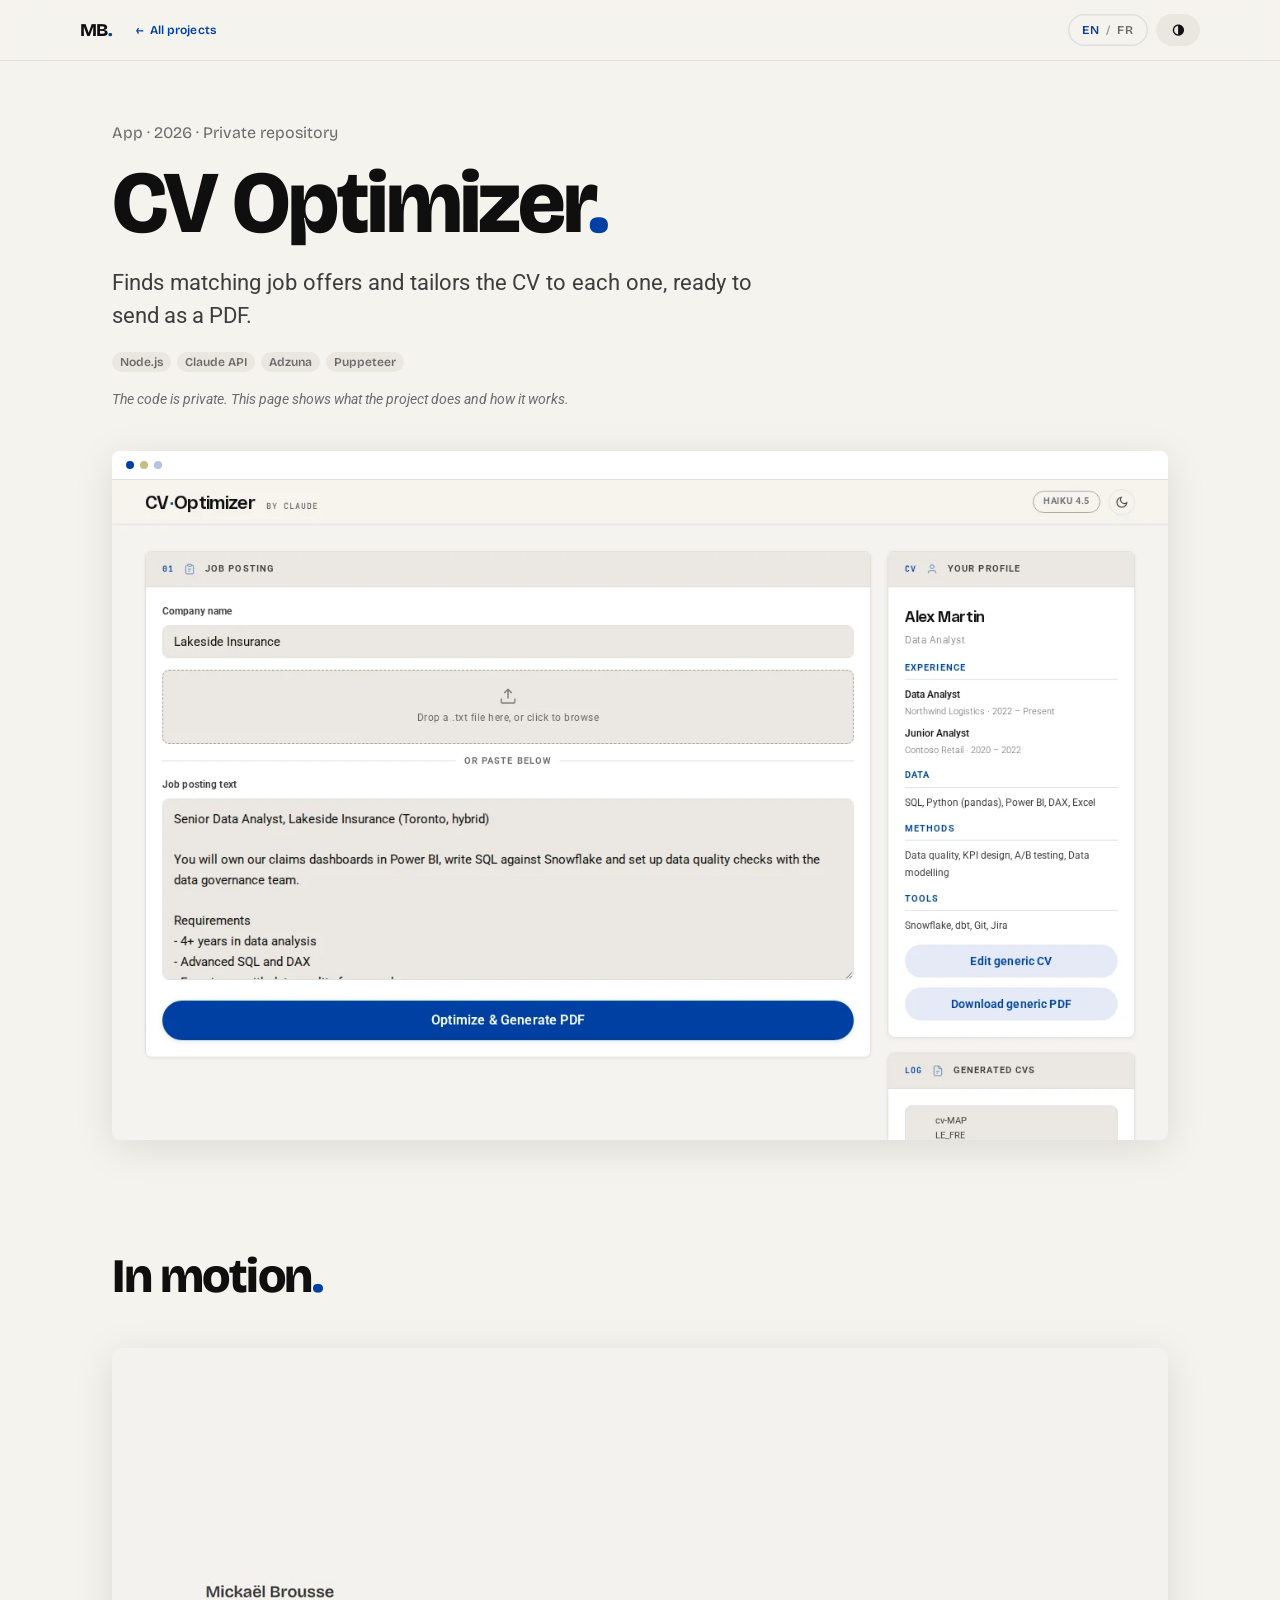
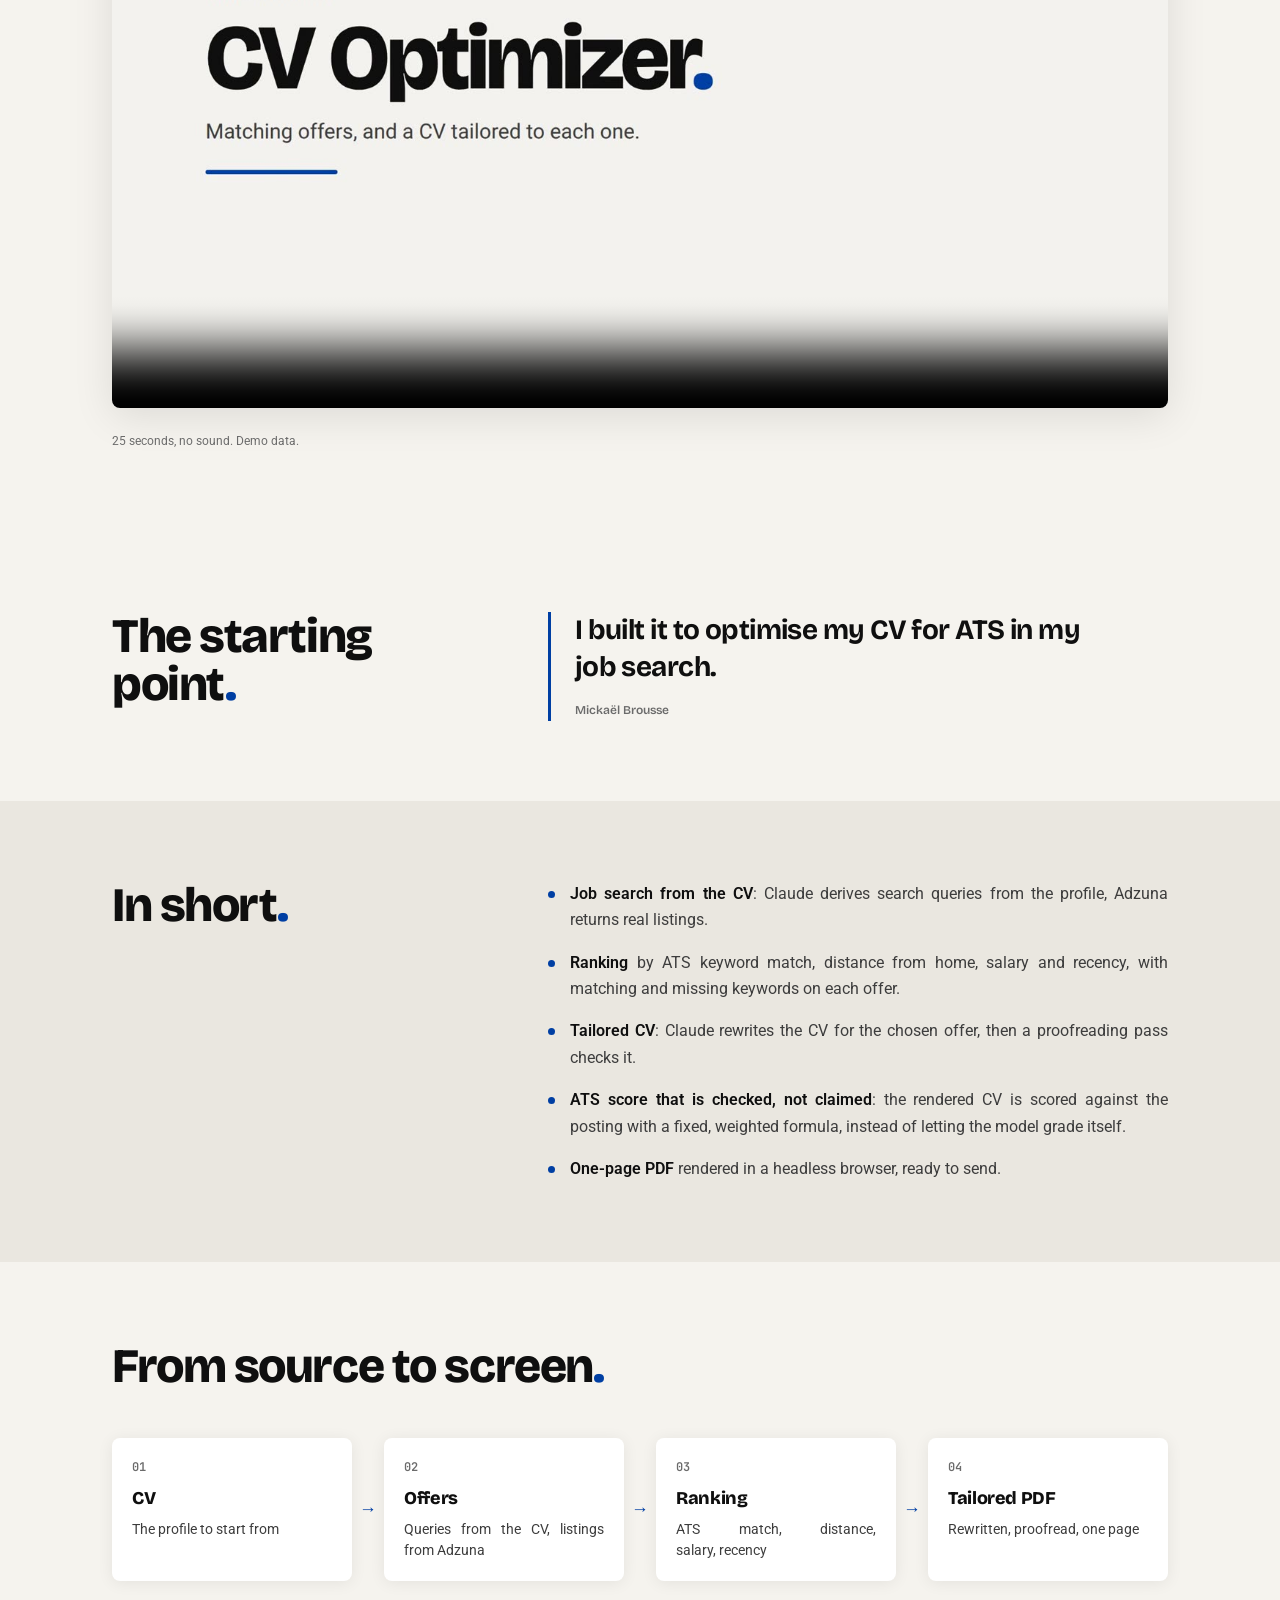
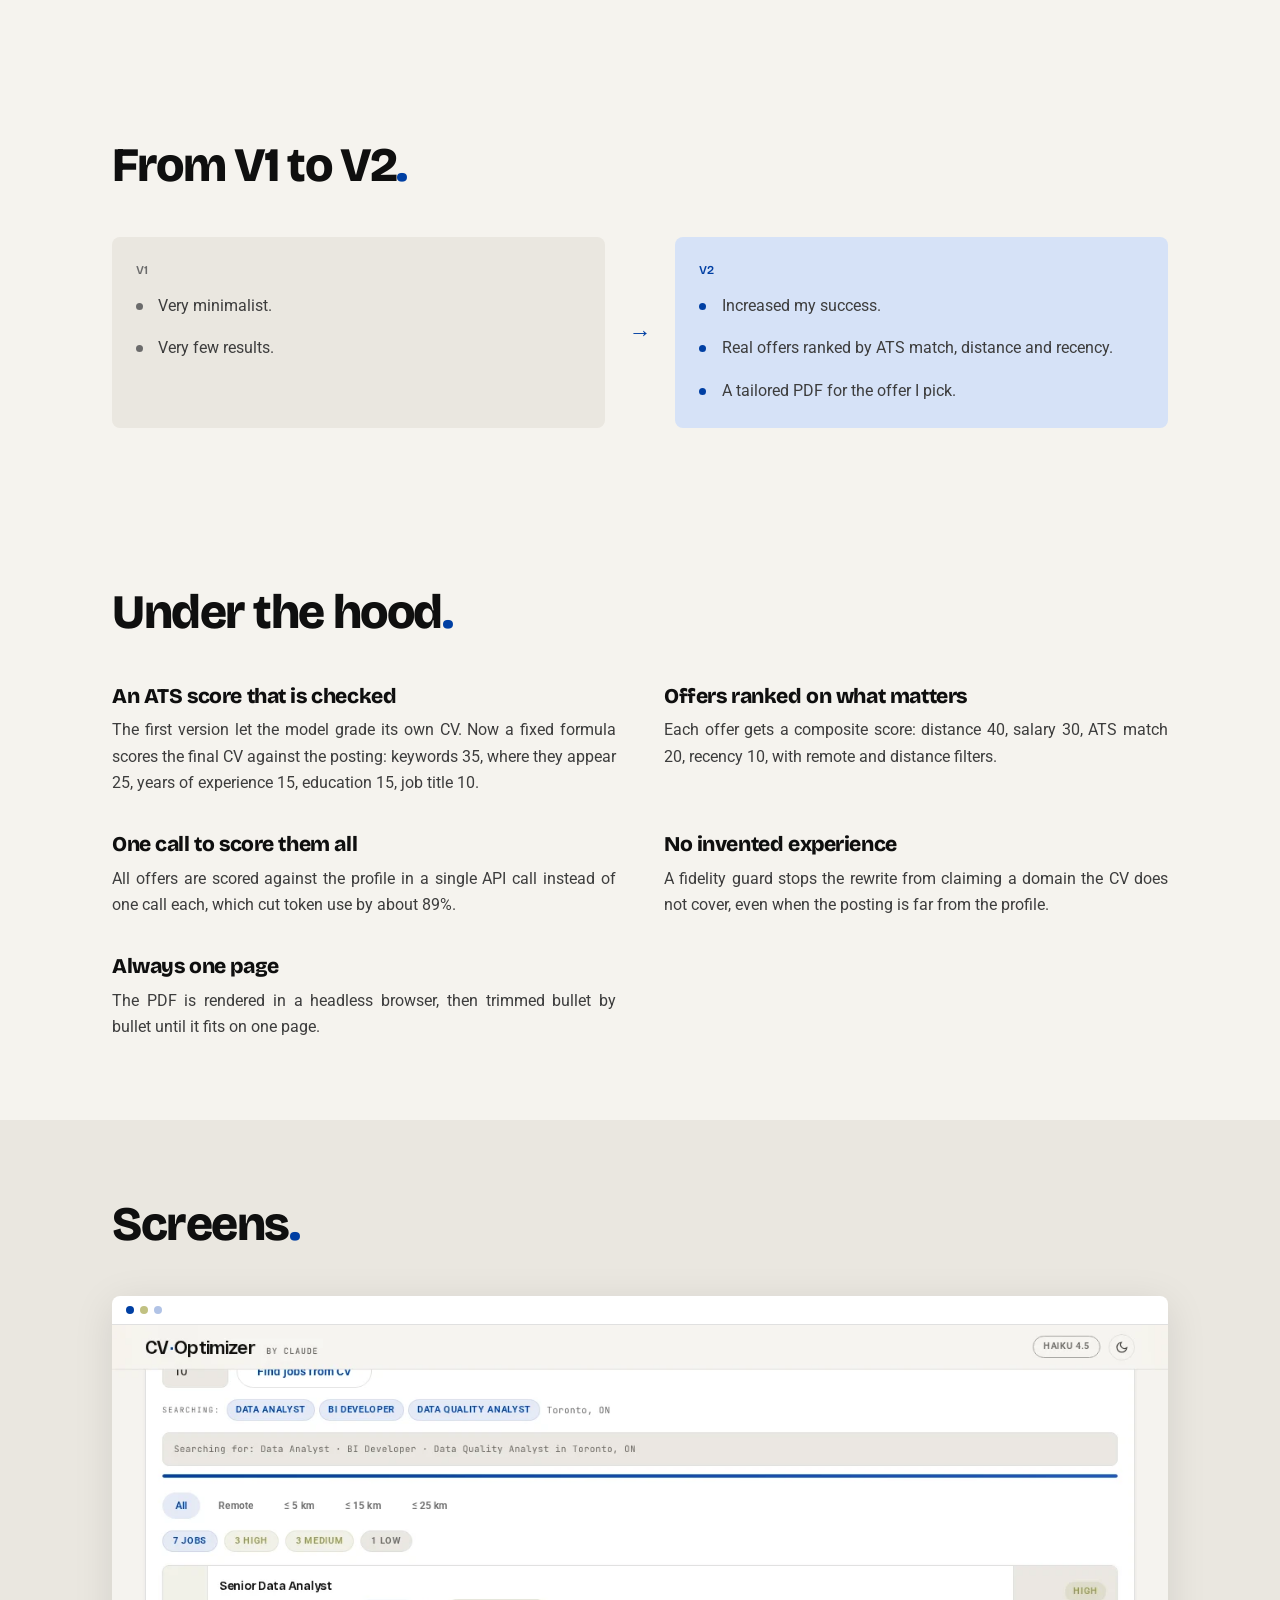
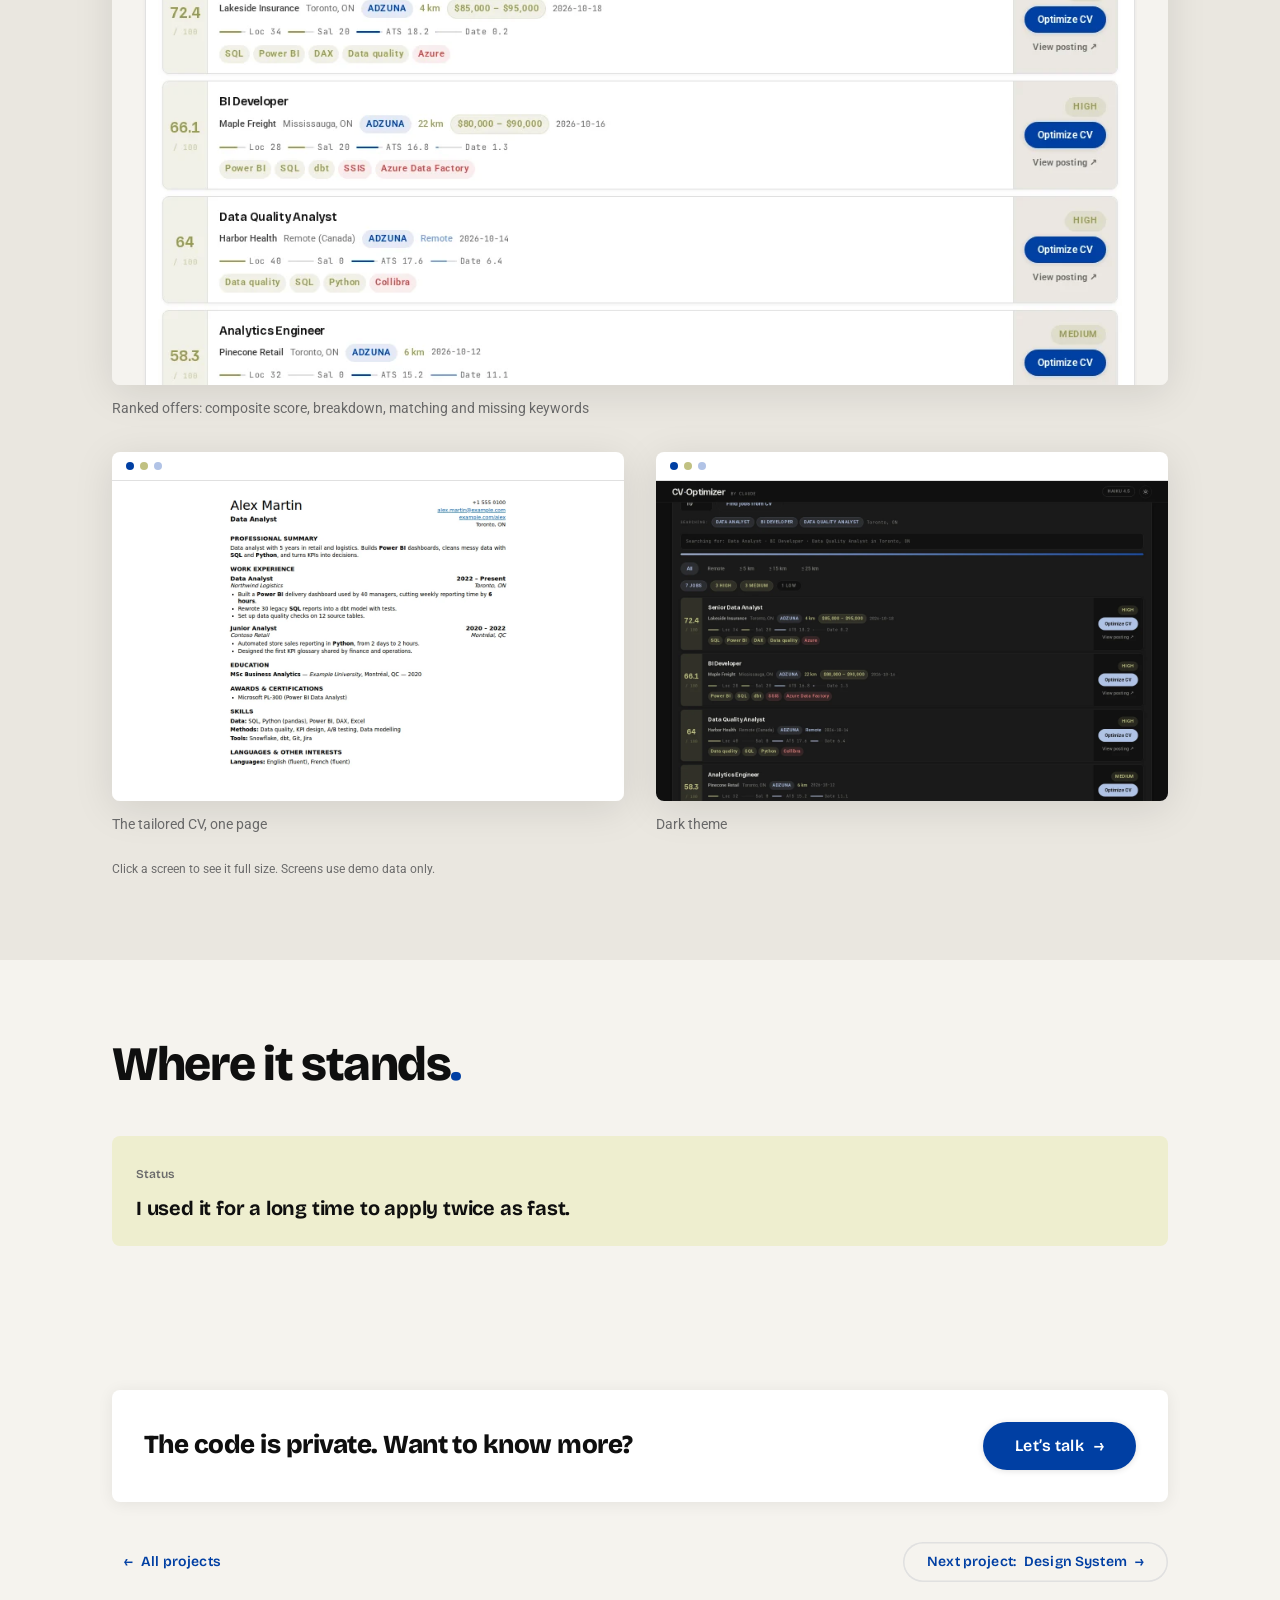
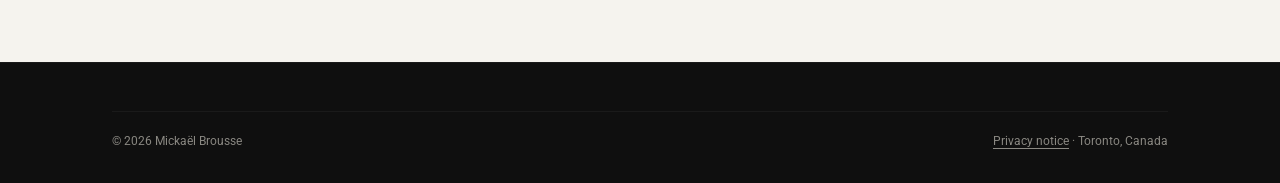
<file: projects/cv-optimizer-v2/index.html>
<!DOCTYPE html>
<html lang="en" data-theme="light">
<head>
  <meta charset="UTF-8" />
  <meta name="viewport" content="width=device-width, initial-scale=1.0" />
  <title>CV Optimizer — Mickaël Brousse</title>
  <meta name="description" content="Finds matching job offers and tailors the CV to each one, ready to send as a PDF." />
  <meta property="og:type" content="article" />
  <meta property="og:title" content="CV Optimizer — Mickaël Brousse" />
  <meta property="og:description" content="Finds matching job offers and tailors the CV to each one, ready to send as a PDF." />
  <meta property="og:image" content="https://micka2000.github.io/Mickael_Brousse/assets/projects/cv-optimizer/og.jpg" />
  <meta property="og:image:type" content="image/jpeg" />
  <meta property="og:image:width" content="1200" />
  <meta property="og:image:height" content="630" />
  <meta property="og:image:alt" content="CV Optimizer: job posting on the left, the profile on the right" />
  <meta property="og:url" content="https://micka2000.github.io/Mickael_Brousse/projects/cv-optimizer-v2/" />
  <meta name="twitter:card" content="summary_large_image" />
  <link rel="icon" type="image/png" sizes="32x32" href="../../assets/icons/favicon-32.png" />
  <link rel="icon" type="image/png" sizes="48x48" href="../../assets/icons/favicon-48.png" />
  <link rel="icon" type="image/png" sizes="512x512" href="../../assets/icons/icon-512.png" />
  <link rel="apple-touch-icon" href="../../assets/icons/apple-touch-icon.png" />
  <script>
    (function () {
      var d = document.documentElement, t = null, l = null;
      try { t = localStorage.getItem('theme'); l = localStorage.getItem('lang'); } catch (e) {}
      if (!t) t = matchMedia('(prefers-color-scheme: dark)').matches ? 'dark' : 'light';
      d.setAttribute('data-theme', t);
      d.setAttribute('lang', l === 'fr' ? 'fr' : 'en');
    })();
  </script>
  <link rel="stylesheet" href="../../styles.css?v=23" />
  <link rel="preconnect" href="https://fonts.googleapis.com" />
  <link rel="preconnect" href="https://fonts.gstatic.com" crossorigin />
  <link href="https://fonts.googleapis.com/css2?family=JetBrains+Mono:wght@400;500;600&display=swap" rel="stylesheet" />
</head>
<body class="project-page">
  <nav id="navbar">
    <div class="nav-container">
      <a class="nav-logo" href="../../">MB<span class="dot">.</span></a>
      <a class="btn btn-text btn-sm pp-back" href="../../#projects"><span aria-hidden="true">←</span> <span data-l="en">All projects</span><span data-l="fr">Tous les projets</span></a>
      <div class="pp-nav-actions">
        <button class="btn btn-outline btn-sm lang-toggle" type="button" aria-label="Switch language" data-aria-label-en="Switch language" data-aria-label-fr="Changer de langue">
          <span class="lang-opt" data-lang="en">EN</span><span class="lang-sep">/</span><span class="lang-opt" data-lang="fr">FR</span>
        </button>
        <button class="btn btn-ink btn-sm theme-toggle" type="button" aria-label="Switch theme" data-aria-label-en="Switch theme" data-aria-label-fr="Changer de thème">
          <span class="theme-toggle-icon" aria-hidden="true">◑</span>
        </button>
      </div>
    </div>
  </nav>

  <main>
    <header class="pp-hero container">
      <p class="hero-eyebrow pp-meta"><span data-l="en">App</span><span data-l="fr">App</span> · 2026 · <span data-l="en">Private repository</span><span data-l="fr">Dépôt privé</span></p>
      <h1 class="pp-title">CV Optimizer<span class="pp-dot">.</span></h1>
      <p class="pp-tagline"><span data-l="en">Finds matching job offers and tailors the CV to each one, ready to send as a PDF.</span><span data-l="fr">Trouve les offres qui correspondent au profil et adapte le CV à chacune, prêt à envoyer en PDF.</span></p>
      <div class="project-tags pp-tags"><span>Node.js</span><span>Claude API</span><span>Adzuna</span><span>Puppeteer</span></div>
      <p class="pp-private-note"><span data-l="en">The code is private. This page shows what the project does and how it works.</span><span data-l="fr">Le code est privé. Cette page montre ce que fait le projet et comment il fonctionne.</span></p>
      <figure class="pp-hero-shot"><div class="pp-frame"><a class="pp-zoom" href="../../assets/projects/cv-optimizer/overview.webp"><img src="../../assets/projects/cv-optimizer/overview.webp" alt="CV Optimizer: job posting on the left, the profile on the right" data-alt-en="CV Optimizer: job posting on the left, the profile on the right" data-alt-fr="CV Optimizer : l’offre à gauche, le profil à droite" width="1280" height="800" decoding="async" /></a></div></figure>
    </header>

    <section class="pp-section" id="video">
      <div class="container">
        <div class="section-header"><h2><span data-l="en">In motion</span><span data-l="fr">En vidéo</span></h2></div>
        <div class="pp-video-wrap"><video class="pp-video" data-l="en" controls playsinline preload="none" width="1440" height="900"
            poster="../../assets/projects/cv-optimizer/motion-poster-en.jpg" aria-label="Video: offers found from the CV, ranked by score with matching and missing keywords, then the CV rewritten for one offer">
            <source src="../../assets/projects/cv-optimizer/motion-en.mp4" type="video/mp4" />
          </video><video class="pp-video" data-l="fr" controls playsinline preload="none" width="1440" height="900"
            poster="../../assets/projects/cv-optimizer/motion-poster-fr.jpg" aria-label="Vidéo : des offres trouvées depuis le CV, classées par score avec les mots-clés présents et manquants, puis le CV réécrit pour une offre">
            <source src="../../assets/projects/cv-optimizer/motion-fr.mp4" type="video/mp4" />
          </video></div>
        <p class="pp-footnote"><span data-l="en">25 seconds, no sound. Demo data.</span><span data-l="fr">25 secondes, sans son. Données de démonstration.</span></p>
      </div>
    </section>

    <section class="pp-section" id="why">
      <div class="container pp-grid">
        <div class="section-header"><h2><span data-l="en">The starting point</span><span data-l="fr">Le point de départ</span></h2></div>
        <blockquote class="pp-quote"><p><span data-l="en">I built it to optimise my CV for ATS in my job search.</span><span data-l="fr">Pour optimiser l’ATS dans mes recherches d’emploi.</span></p><cite>Mickaël Brousse</cite></blockquote>
      </div>
    </section>

    <section class="pp-section pp-section--inset" id="what">
      <div class="container pp-grid">
        <div class="section-header"><h2><span data-l="en">In short</span><span data-l="fr">En bref</span></h2></div>
        <ul class="pp-list"><li><span data-l="en"><strong>Job search from the CV</strong>: Claude derives search queries from the profile, Adzuna returns real listings.</span><span data-l="fr"><strong>Recherche d’offres depuis le CV</strong> : Claude déduit les requêtes du profil, Adzuna renvoie de vraies annonces.</span></li><li><span data-l="en"><strong>Ranking</strong> by ATS keyword match, distance from home, salary and recency, with matching and missing keywords on each offer.</span><span data-l="fr"><strong>Classement</strong> par correspondance ATS, distance du domicile, salaire et fraîcheur, avec les mots-clés présents et manquants pour chaque offre.</span></li><li><span data-l="en"><strong>Tailored CV</strong>: Claude rewrites the CV for the chosen offer, then a proofreading pass checks it.</span><span data-l="fr"><strong>CV sur mesure</strong> : Claude réécrit le CV pour l’offre choisie, puis une passe de relecture le vérifie.</span></li><li><span data-l="en"><strong>ATS score that is checked, not claimed</strong>: the rendered CV is scored against the posting with a fixed, weighted formula, instead of letting the model grade itself.</span><span data-l="fr"><strong>Score ATS vérifié, pas déclaré</strong> : le CV produit est noté face à l’offre avec une formule pondérée fixe, au lieu de laisser le modèle s’auto-évaluer.</span></li><li><span data-l="en"><strong>One-page PDF</strong> rendered in a headless browser, ready to send.</span><span data-l="fr"><strong>PDF d’une page</strong> rendu dans un navigateur sans interface, prêt à envoyer.</span></li></ul>
      </div>
    </section>

    <section class="pp-section" id="how">
      <div class="container">
        <div class="section-header"><h2><span data-l="en">From source to screen</span><span data-l="fr">De la source à l’écran</span></h2></div>
        <ol class="pp-flow">
          <li class="pp-step"><span class="pp-step-n">01</span><strong><span data-l="en">CV</span><span data-l="fr">CV</span></strong><span><span data-l="en">The profile to start from</span><span data-l="fr">Le profil de départ</span></span></li>
          <li class="pp-step"><span class="pp-step-n">02</span><strong><span data-l="en">Offers</span><span data-l="fr">Offres</span></strong><span><span data-l="en">Queries from the CV, listings from Adzuna</span><span data-l="fr">Requêtes tirées du CV, annonces Adzuna</span></span></li>
          <li class="pp-step"><span class="pp-step-n">03</span><strong><span data-l="en">Ranking</span><span data-l="fr">Classement</span></strong><span><span data-l="en">ATS match, distance, salary, recency</span><span data-l="fr">Correspondance ATS, distance, salaire, fraîcheur</span></span></li>
          <li class="pp-step"><span class="pp-step-n">04</span><strong><span data-l="en">Tailored PDF</span><span data-l="fr">PDF sur mesure</span></strong><span><span data-l="en">Rewritten, proofread, one page</span><span data-l="fr">Réécrit, relu, une page</span></span></li>
        </ol>
      </div>
    </section>

    <section class="pp-section" id="evolution">
      <div class="container">
        <div class="section-header"><h2><span data-l="en">From V1 to V2</span><span data-l="fr">De la V1 à la V2</span></h2></div>
        <div class="pp-evo">
          <div class="pp-evo-card pp-evo-card--v1">
            <span class="pp-card-label">V1</span>
            
            <ul class="pp-list"><li><span data-l="en">Very minimalist.</span><span data-l="fr">Très minimaliste.</span></li><li><span data-l="en">Very few results.</span><span data-l="fr">Très peu de résultats.</span></li></ul>
          </div>
          <span class="pp-evo-arrow" aria-hidden="true">→</span>
          <div class="pp-evo-card pp-evo-card--v2">
            <span class="pp-card-label">V2</span>
            
            <ul class="pp-list"><li><span data-l="en">Increased my success.</span><span data-l="fr">A augmenté le succès.</span></li><li><span data-l="en">Real offers ranked by ATS match, distance and recency.</span><span data-l="fr">De vraies offres classées par correspondance ATS, distance et fraîcheur.</span></li><li><span data-l="en">A tailored PDF for the offer I pick.</span><span data-l="fr">Un PDF sur mesure pour l’offre choisie.</span></li></ul>
          </div>
        </div>
      </div>
    </section>

    <section class="pp-section" id="details">
      <div class="container">
        <div class="section-header"><h2><span data-l="en">Under the hood</span><span data-l="fr">Sous le capot</span></h2></div>
        <div class="pp-details">
          <div class="pp-detail"><h3><span data-l="en">An ATS score that is checked</span><span data-l="fr">Un score ATS vérifié</span></h3><p><span data-l="en">The first version let the model grade its own CV. Now a fixed formula scores the final CV against the posting: keywords 35, where they appear 25, years of experience 15, education 15, job title 10.</span><span data-l="fr">La première version laissait le modèle noter son propre CV. Désormais une formule fixe note le CV final face à l’offre : mots-clés 35, leur emplacement 25, années d’expérience 15, formation 15, intitulé du poste 10.</span></p></div>
          <div class="pp-detail"><h3><span data-l="en">Offers ranked on what matters</span><span data-l="fr">Des offres classées sur ce qui compte</span></h3><p><span data-l="en">Each offer gets a composite score: distance 40, salary 30, ATS match 20, recency 10, with remote and distance filters.</span><span data-l="fr">Chaque offre reçoit un score composite : distance 40, salaire 30, correspondance ATS 20, fraîcheur 10, avec des filtres télétravail et distance.</span></p></div>
          <div class="pp-detail"><h3><span data-l="en">One call to score them all</span><span data-l="fr">Un seul appel pour tout noter</span></h3><p><span data-l="en">All offers are scored against the profile in a single API call instead of one call each, which cut token use by about 89%.</span><span data-l="fr">Toutes les offres sont notées face au profil en un seul appel d’API au lieu d’un par offre, soit environ 89 % de jetons en moins.</span></p></div>
          <div class="pp-detail"><h3><span data-l="en">No invented experience</span><span data-l="fr">Pas d’expérience inventée</span></h3><p><span data-l="en">A fidelity guard stops the rewrite from claiming a domain the CV does not cover, even when the posting is far from the profile.</span><span data-l="fr">Un garde-fou de fidélité empêche la réécriture de revendiquer un domaine que le CV ne couvre pas, même quand l’offre est loin du profil.</span></p></div>
          <div class="pp-detail"><h3><span data-l="en">Always one page</span><span data-l="fr">Toujours une page</span></h3><p><span data-l="en">The PDF is rendered in a headless browser, then trimmed bullet by bullet until it fits on one page.</span><span data-l="fr">Le PDF est rendu dans un navigateur sans interface, puis allégé puce par puce jusqu’à tenir sur une page.</span></p></div>
        </div>
      </div>
    </section>

    <section class="pp-section pp-section--inset" id="gallery">
      <div class="container">
        <div class="section-header"><h2><span data-l="en">Screens</span><span data-l="fr">Écrans</span></h2></div>
        <div class="pp-gallery">
          <figure class="pp-shot"><div class="pp-frame"><a class="pp-zoom" href="../../assets/projects/cv-optimizer/jobs.webp"><img src="../../assets/projects/cv-optimizer/jobs.webp" alt="Ranked offers: composite score, breakdown, matching and missing keywords" data-alt-en="Ranked offers: composite score, breakdown, matching and missing keywords" data-alt-fr="Offres classées : score composite, détail, mots-clés présents et manquants" width="1280" height="800" loading="lazy" decoding="async" /></a></div><figcaption><span data-l="en">Ranked offers: composite score, breakdown, matching and missing keywords</span><span data-l="fr">Offres classées : score composite, détail, mots-clés présents et manquants</span></figcaption></figure>
          <figure class="pp-shot"><div class="pp-frame"><a class="pp-zoom" href="../../assets/projects/cv-optimizer/cv.webp"><img src="../../assets/projects/cv-optimizer/cv.webp" alt="The tailored CV, one page" data-alt-en="The tailored CV, one page" data-alt-fr="Le CV adapté, sur une page" width="1280" height="800" loading="lazy" decoding="async" /></a></div><figcaption><span data-l="en">The tailored CV, one page</span><span data-l="fr">Le CV adapté, sur une page</span></figcaption></figure>
          <figure class="pp-shot"><div class="pp-frame"><a class="pp-zoom" href="../../assets/projects/cv-optimizer/dark.webp"><img src="../../assets/projects/cv-optimizer/dark.webp" alt="Dark theme" data-alt-en="Dark theme" data-alt-fr="Thème sombre" width="1280" height="800" loading="lazy" decoding="async" /></a></div><figcaption><span data-l="en">Dark theme</span><span data-l="fr">Thème sombre</span></figcaption></figure>
        </div>
        <p class="pp-footnote"><span data-l="en">Click a screen to see it full size.</span><span data-l="fr">Cliquez sur un écran pour le voir en grand.</span> <span data-l="en">Screens use demo data only.</span><span data-l="fr">Les écrans n’utilisent que des données de démonstration.</span></p>
      </div>
    </section>

    <section class="pp-section" id="takeaways">
      <div class="container">
        <div class="section-header"><h2><span data-l="en">Where it stands</span><span data-l="fr">Où il en est</span></h2></div>
        <div class="pp-takeaways">
          
          <div class="pp-card pp-card--olive"><span class="pp-card-label"><span data-l="en">Status</span><span data-l="fr">Statut</span></span><p><span data-l="en">I used it for a long time to apply twice as fast.</span><span data-l="fr">Je l’ai utilisé pendant longtemps pour postuler 2 fois plus vite.</span></p></div>
        </div>
      </div>
    </section>

    <div class="container pp-end">
      <div class="pp-cta">
        <p><span data-l="en">The code is private. Want to know more?</span><span data-l="fr">Le code est privé. Envie d’en savoir plus ?</span></p>
        <a class="btn btn-primary btn-lg" href="../../#contact"><span data-l="en">Let’s talk</span><span data-l="fr">En parler</span> <span aria-hidden="true">→</span></a>
      </div>
      <nav class="pp-next" aria-label="Next project" data-aria-label-en="Next project" data-aria-label-fr="Projet suivant">
        <a class="btn btn-text" href="../../#projects"><span aria-hidden="true">←</span> <span data-l="en">All projects</span><span data-l="fr">Tous les projets</span></a>
        <a class="btn btn-outline" href="../design-system-mickael-brousse/"><span data-l="en">Next project: </span><span data-l="fr">Projet suivant : </span>Design System <span aria-hidden="true">→</span></a>
      </nav>
    </div>
  </main>

  <footer>
    <div class="container">
      <div class="footer-bottom">
        <p>© <span class="pp-year">2026</span> Mickaël Brousse</p>
        <p><a class="footer-privacy" href="../../privacy/"><span data-l="en">Privacy notice</span><span data-l="fr">Confidentialité</span></a> · Toronto, Canada</p>
      </div>
    </div>
  </footer>
  <script src="../../project-page.js?v=23" defer></script>
</body>
</html>
</file>
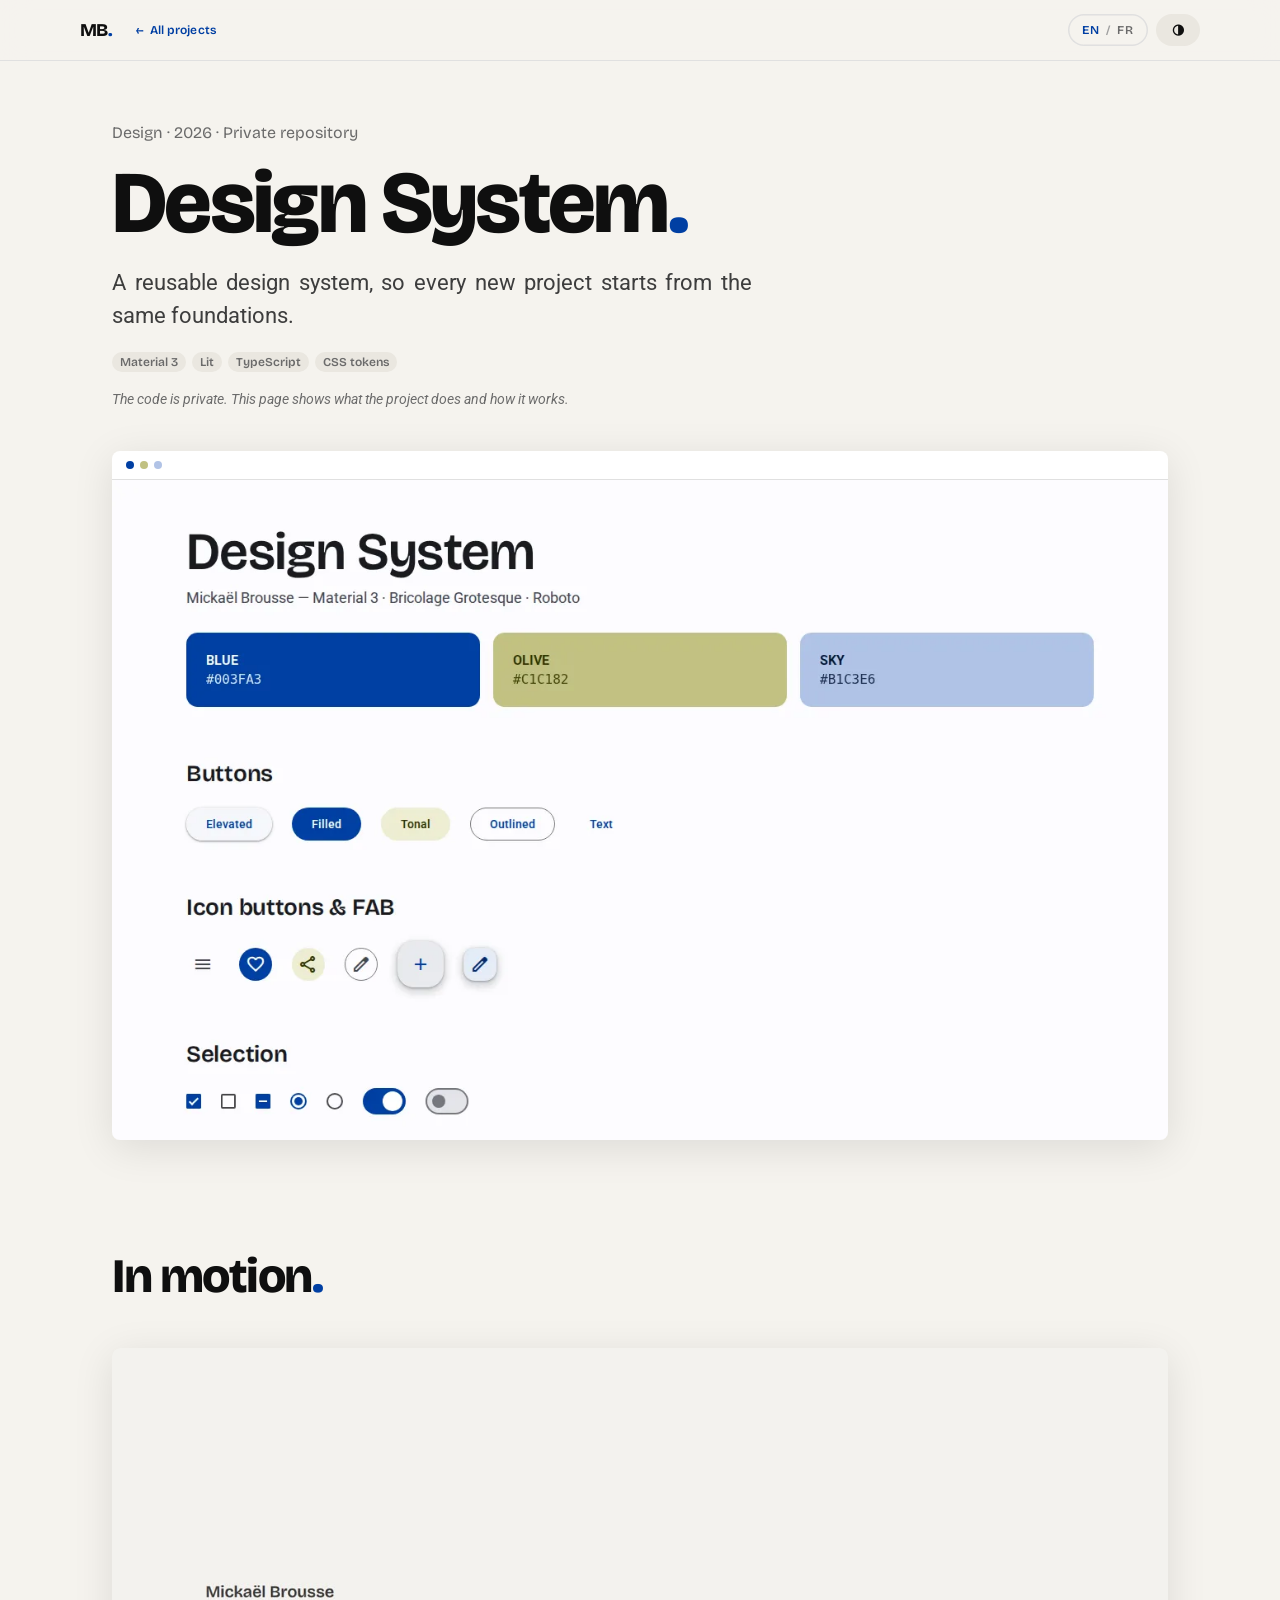
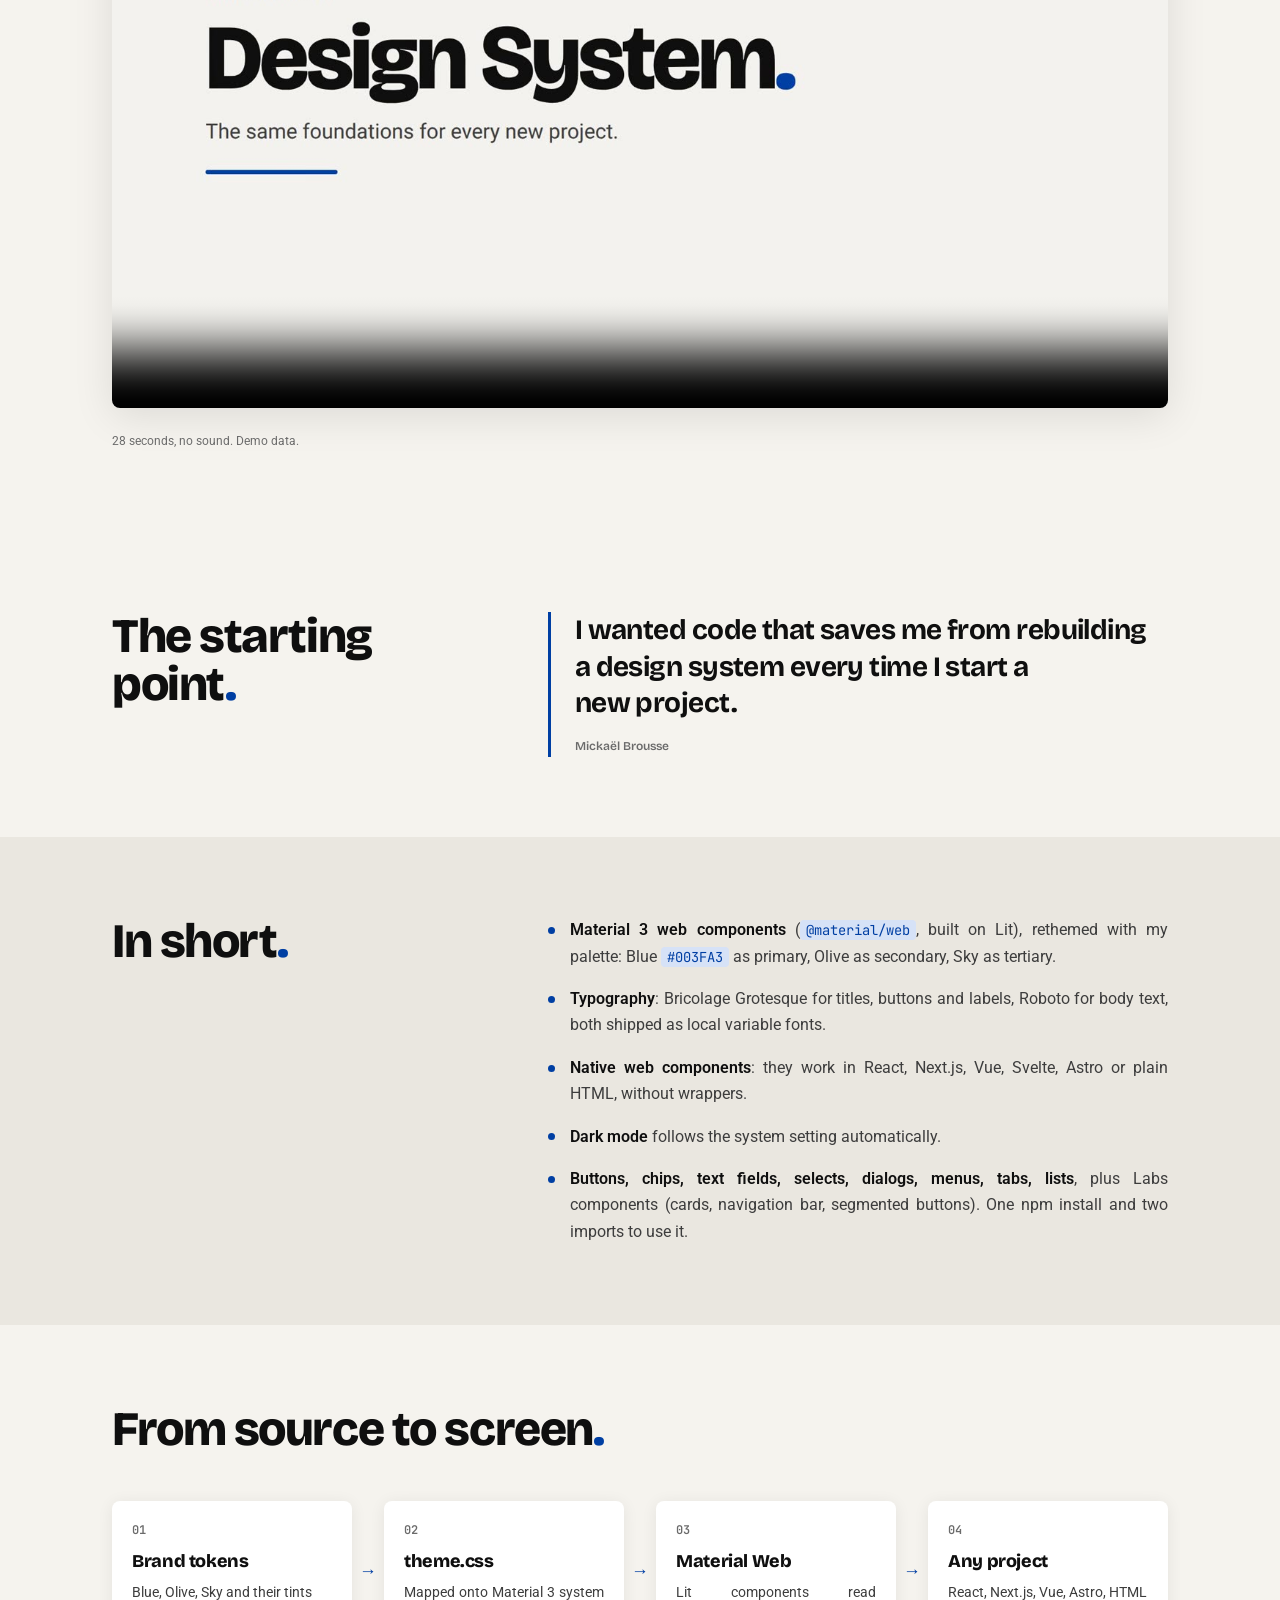
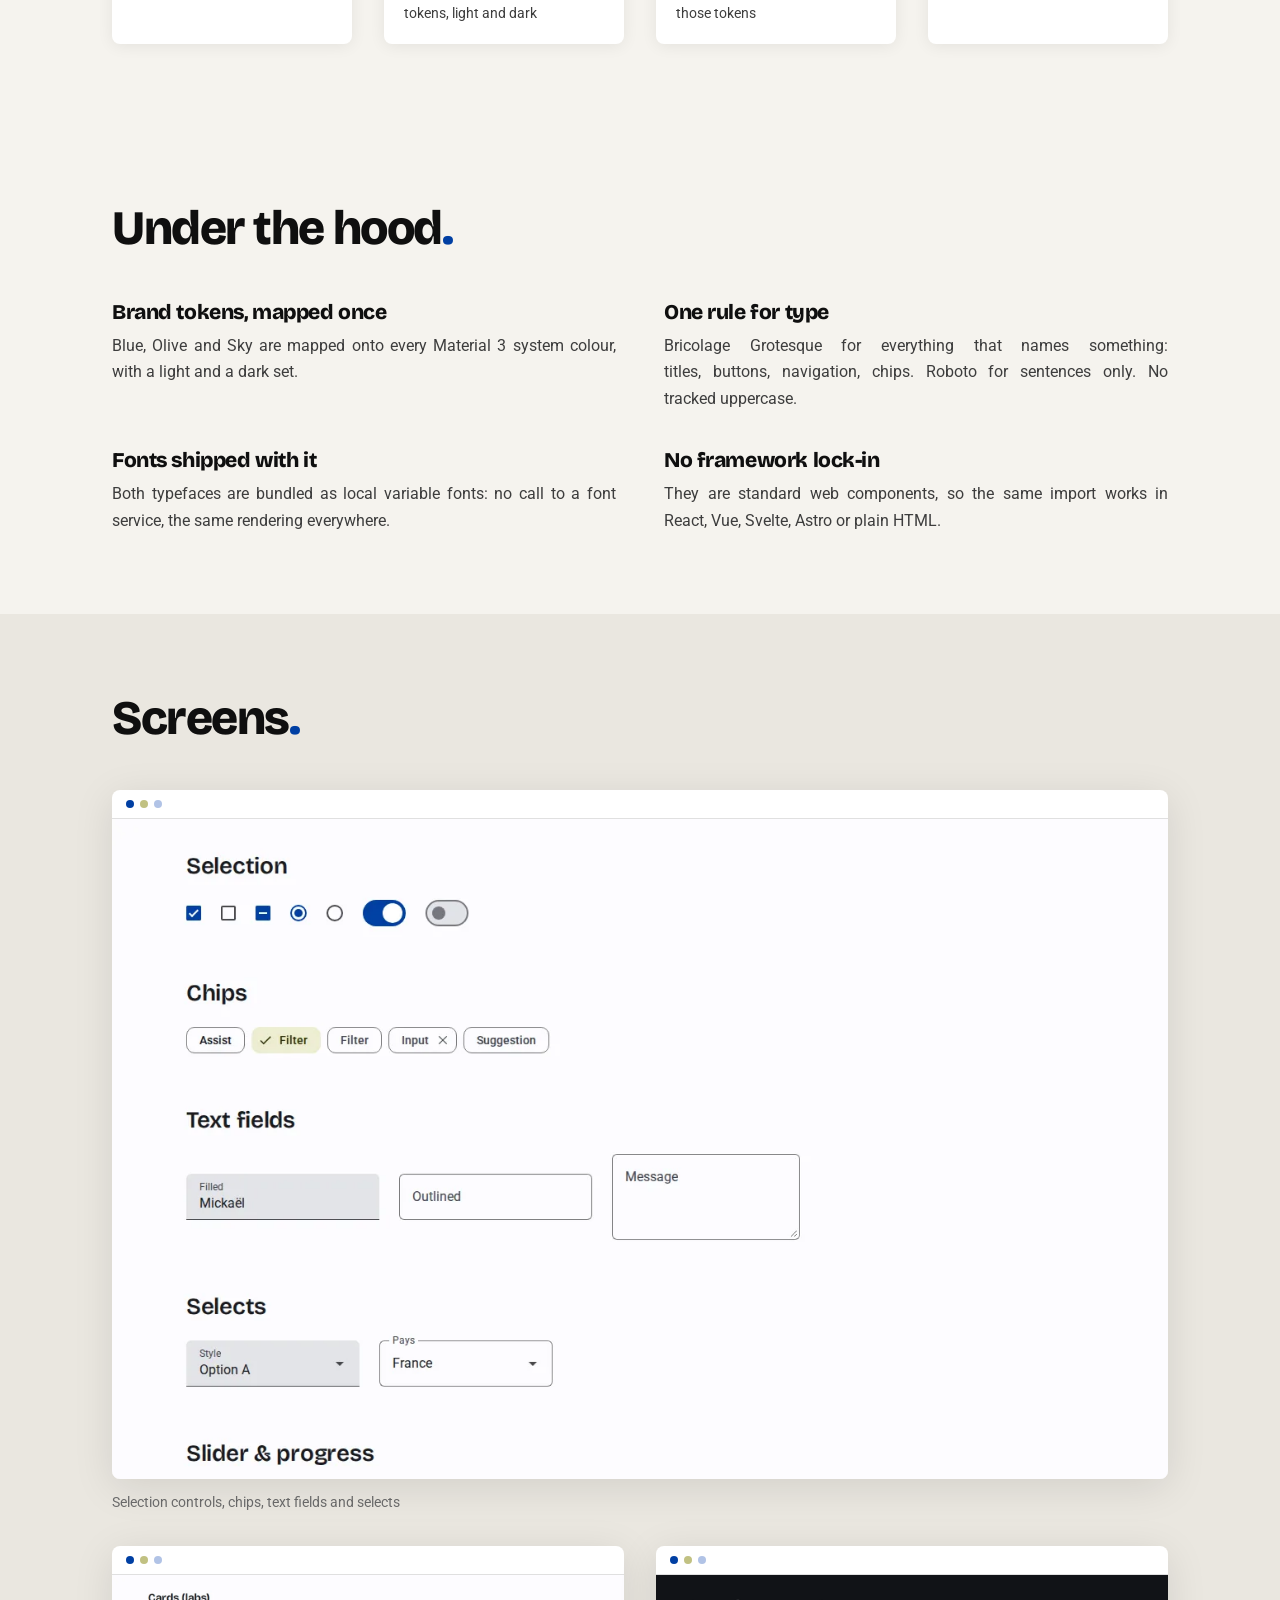
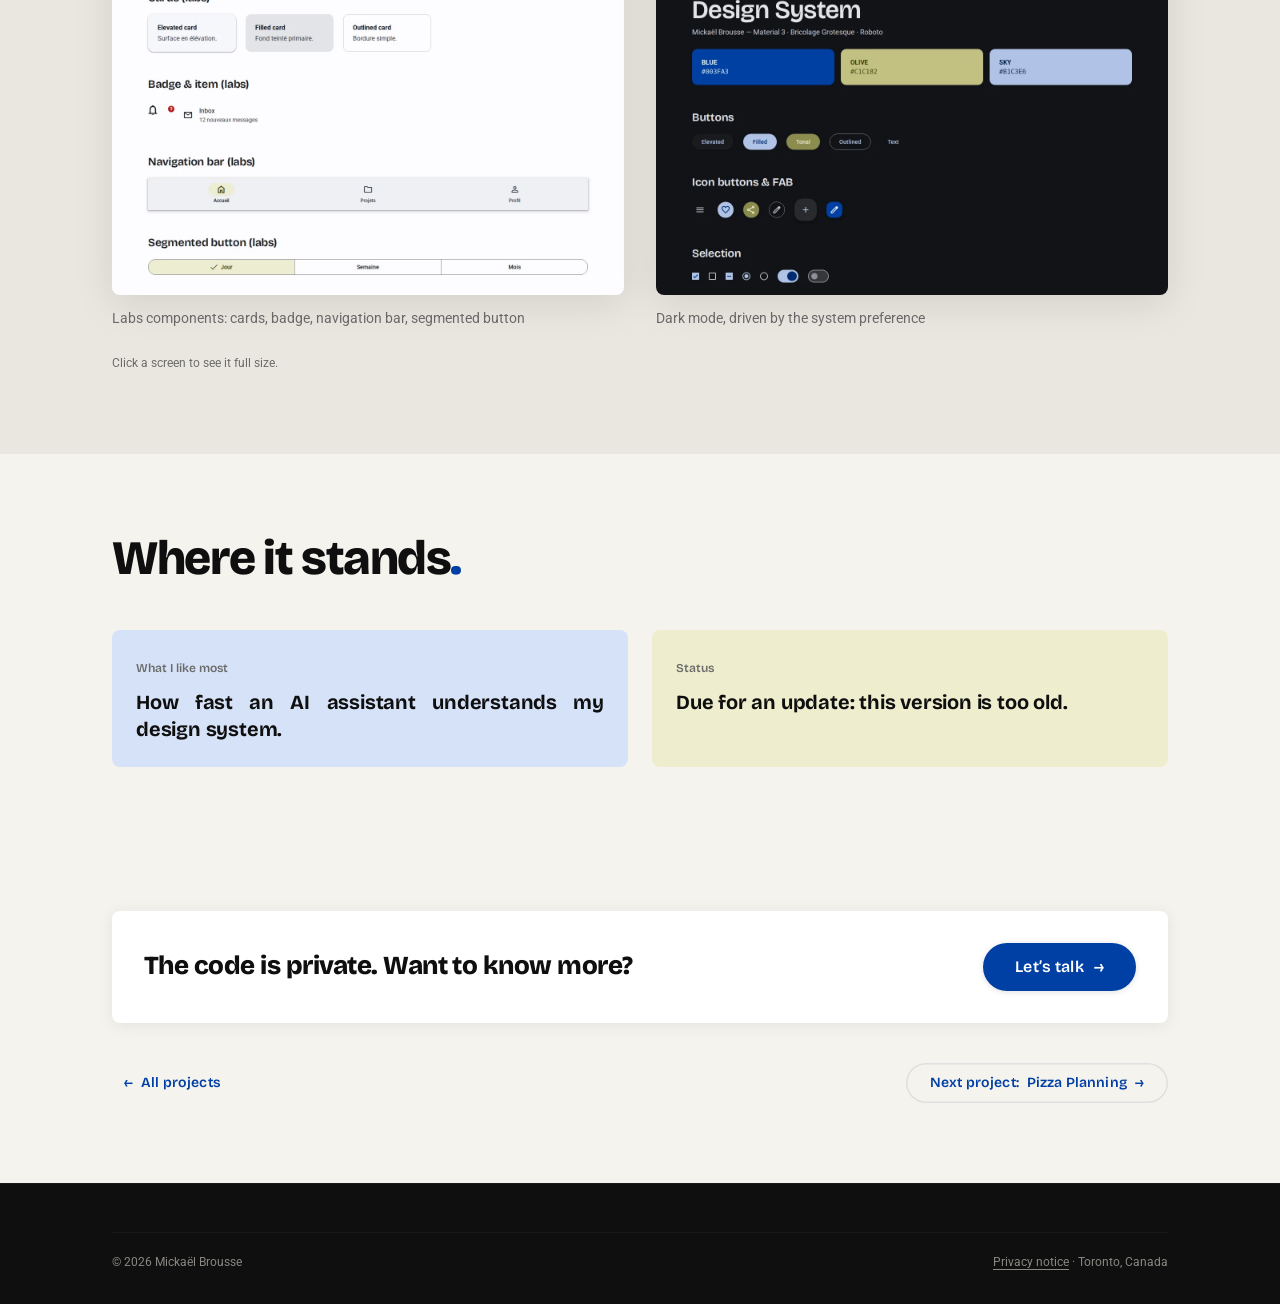
<file: projects/design-system-mickael-brousse/index.html>
<!DOCTYPE html>
<html lang="en" data-theme="light">
<head>
  <meta charset="UTF-8" />
  <meta name="viewport" content="width=device-width, initial-scale=1.0" />
  <title>Design System — Mickaël Brousse</title>
  <meta name="description" content="A reusable design system, so every new project starts from the same foundations." />
  <meta property="og:type" content="article" />
  <meta property="og:title" content="Design System — Mickaël Brousse" />
  <meta property="og:description" content="A reusable design system, so every new project starts from the same foundations." />
  <meta property="og:image" content="https://micka2000.github.io/Mickael_Brousse/assets/projects/design-system/og.jpg" />
  <meta property="og:image:type" content="image/jpeg" />
  <meta property="og:image:width" content="1200" />
  <meta property="og:image:height" content="630" />
  <meta property="og:image:alt" content="Design system demo: brand palette and buttons" />
  <meta property="og:url" content="https://micka2000.github.io/Mickael_Brousse/projects/design-system-mickael-brousse/" />
  <meta name="twitter:card" content="summary_large_image" />
  <link rel="icon" type="image/png" sizes="32x32" href="../../assets/icons/favicon-32.png" />
  <link rel="icon" type="image/png" sizes="48x48" href="../../assets/icons/favicon-48.png" />
  <link rel="icon" type="image/png" sizes="512x512" href="../../assets/icons/icon-512.png" />
  <link rel="apple-touch-icon" href="../../assets/icons/apple-touch-icon.png" />
  <script>
    (function () {
      var d = document.documentElement, t = null, l = null;
      try { t = localStorage.getItem('theme'); l = localStorage.getItem('lang'); } catch (e) {}
      if (!t) t = matchMedia('(prefers-color-scheme: dark)').matches ? 'dark' : 'light';
      d.setAttribute('data-theme', t);
      d.setAttribute('lang', l === 'fr' ? 'fr' : 'en');
    })();
  </script>
  <link rel="stylesheet" href="../../styles.css?v=23" />
  <link rel="preconnect" href="https://fonts.googleapis.com" />
  <link rel="preconnect" href="https://fonts.gstatic.com" crossorigin />
  <link href="https://fonts.googleapis.com/css2?family=JetBrains+Mono:wght@400;500;600&display=swap" rel="stylesheet" />
</head>
<body class="project-page">
  <nav id="navbar">
    <div class="nav-container">
      <a class="nav-logo" href="../../">MB<span class="dot">.</span></a>
      <a class="btn btn-text btn-sm pp-back" href="../../#projects"><span aria-hidden="true">←</span> <span data-l="en">All projects</span><span data-l="fr">Tous les projets</span></a>
      <div class="pp-nav-actions">
        <button class="btn btn-outline btn-sm lang-toggle" type="button" aria-label="Switch language" data-aria-label-en="Switch language" data-aria-label-fr="Changer de langue">
          <span class="lang-opt" data-lang="en">EN</span><span class="lang-sep">/</span><span class="lang-opt" data-lang="fr">FR</span>
        </button>
        <button class="btn btn-ink btn-sm theme-toggle" type="button" aria-label="Switch theme" data-aria-label-en="Switch theme" data-aria-label-fr="Changer de thème">
          <span class="theme-toggle-icon" aria-hidden="true">◑</span>
        </button>
      </div>
    </div>
  </nav>

  <main>
    <header class="pp-hero container">
      <p class="hero-eyebrow pp-meta"><span data-l="en">Design</span><span data-l="fr">Design</span> · 2026 · <span data-l="en">Private repository</span><span data-l="fr">Dépôt privé</span></p>
      <h1 class="pp-title">Design System<span class="pp-dot">.</span></h1>
      <p class="pp-tagline"><span data-l="en">A reusable design system, so every new project starts from the same foundations.</span><span data-l="fr">Un design system réutilisable, pour que chaque nouveau projet parte des mêmes fondations.</span></p>
      <div class="project-tags pp-tags"><span>Material 3</span><span>Lit</span><span>TypeScript</span><span>CSS tokens</span></div>
      <p class="pp-private-note"><span data-l="en">The code is private. This page shows what the project does and how it works.</span><span data-l="fr">Le code est privé. Cette page montre ce que fait le projet et comment il fonctionne.</span></p>
      <figure class="pp-hero-shot"><div class="pp-frame"><a class="pp-zoom" href="../../assets/projects/design-system/overview.webp"><img src="../../assets/projects/design-system/overview.webp" alt="Design system demo: brand palette and buttons" data-alt-en="Design system demo: brand palette and buttons" data-alt-fr="Démo du design system : palette et boutons" width="1280" height="800" decoding="async" /></a></div></figure>
    </header>

    <section class="pp-section" id="video">
      <div class="container">
        <div class="section-header"><h2><span data-l="en">In motion</span><span data-l="fr">En vidéo</span></h2></div>
        <div class="pp-video-wrap"><video class="pp-video" data-l="en" controls playsinline preload="none" width="1440" height="900"
            poster="../../assets/projects/design-system/motion-poster-en.jpg" aria-label="Video: the three brand colours and their tints, the type rule, the components in light and dark, the two imports">
            <source src="../../assets/projects/design-system/motion-en.mp4" type="video/mp4" />
          </video><video class="pp-video" data-l="fr" controls playsinline preload="none" width="1440" height="900"
            poster="../../assets/projects/design-system/motion-poster-fr.jpg" aria-label="Vidéo : les trois couleurs de marque et leurs nuances, la règle typo, les composants en clair et en sombre, les deux imports">
            <source src="../../assets/projects/design-system/motion-fr.mp4" type="video/mp4" />
          </video></div>
        <p class="pp-footnote"><span data-l="en">28 seconds, no sound. Demo data.</span><span data-l="fr">28 secondes, sans son. Données de démonstration.</span></p>
      </div>
    </section>

    <section class="pp-section" id="why">
      <div class="container pp-grid">
        <div class="section-header"><h2><span data-l="en">The starting point</span><span data-l="fr">Le point de départ</span></h2></div>
        <blockquote class="pp-quote"><p><span data-l="en">I wanted code that saves me from rebuilding a design system every time I start a new project.</span><span data-l="fr">Je voulais un code qui m’évite de rebâtir un design system à chaque fois que je commence un nouveau travail.</span></p><cite>Mickaël Brousse</cite></blockquote>
      </div>
    </section>

    <section class="pp-section pp-section--inset" id="what">
      <div class="container pp-grid">
        <div class="section-header"><h2><span data-l="en">In short</span><span data-l="fr">En bref</span></h2></div>
        <ul class="pp-list"><li><span data-l="en"><strong>Material 3 web components</strong> (<code>@material/web</code>, built on Lit), rethemed with my palette: Blue <code>#003FA3</code> as primary, Olive as secondary, Sky as tertiary.</span><span data-l="fr"><strong>Composants web Material 3</strong> (<code>@material/web</code>, basés sur Lit), rethémés avec ma palette : Bleu <code>#003FA3</code> en primaire, Olive en secondaire, Ciel en tertiaire.</span></li><li><span data-l="en"><strong>Typography</strong>: Bricolage Grotesque for titles, buttons and labels, Roboto for body text, both shipped as local variable fonts.</span><span data-l="fr"><strong>Typographie</strong> : Bricolage Grotesque pour les titres, les boutons et les libellés, Roboto pour le texte courant, toutes deux livrées en polices variables locales.</span></li><li><span data-l="en"><strong>Native web components</strong>: they work in React, Next.js, Vue, Svelte, Astro or plain HTML, without wrappers.</span><span data-l="fr"><strong>Composants web natifs</strong> : ils fonctionnent dans React, Next.js, Vue, Svelte, Astro ou en HTML pur, sans adaptateur.</span></li><li><span data-l="en"><strong>Dark mode</strong> follows the system setting automatically.</span><span data-l="fr"><strong>Mode sombre</strong> qui suit automatiquement le réglage du système.</span></li><li><span data-l="en"><strong>Buttons, chips, text fields, selects, dialogs, menus, tabs, lists</strong>, plus Labs components (cards, navigation bar, segmented buttons). One npm install and two imports to use it.</span><span data-l="fr"><strong>Boutons, chips, champs, listes déroulantes, dialogues, menus, onglets, listes</strong>, plus les composants Labs (cartes, barre de navigation, boutons segmentés). Une installation npm et deux imports pour l’utiliser.</span></li></ul>
      </div>
    </section>

    <section class="pp-section" id="how">
      <div class="container">
        <div class="section-header"><h2><span data-l="en">From source to screen</span><span data-l="fr">De la source à l’écran</span></h2></div>
        <ol class="pp-flow">
          <li class="pp-step"><span class="pp-step-n">01</span><strong><span data-l="en">Brand tokens</span><span data-l="fr">Tokens de marque</span></strong><span><span data-l="en">Blue, Olive, Sky and their tints</span><span data-l="fr">Bleu, Olive, Ciel et leurs nuances</span></span></li>
          <li class="pp-step"><span class="pp-step-n">02</span><strong><span data-l="en">theme.css</span><span data-l="fr">theme.css</span></strong><span><span data-l="en">Mapped onto Material 3 system tokens, light and dark</span><span data-l="fr">Branchés sur les tokens système Material 3, clair et sombre</span></span></li>
          <li class="pp-step"><span class="pp-step-n">03</span><strong><span data-l="en">Material Web</span><span data-l="fr">Material Web</span></strong><span><span data-l="en">Lit components read those tokens</span><span data-l="fr">Les composants Lit lisent ces tokens</span></span></li>
          <li class="pp-step"><span class="pp-step-n">04</span><strong><span data-l="en">Any project</span><span data-l="fr">N’importe quel projet</span></strong><span><span data-l="en">React, Next.js, Vue, Astro, HTML</span><span data-l="fr">React, Next.js, Vue, Astro, HTML</span></span></li>
        </ol>
      </div>
    </section>

    <section class="pp-section" id="details">
      <div class="container">
        <div class="section-header"><h2><span data-l="en">Under the hood</span><span data-l="fr">Sous le capot</span></h2></div>
        <div class="pp-details">
          <div class="pp-detail"><h3><span data-l="en">Brand tokens, mapped once</span><span data-l="fr">Des tokens de marque, branchés une fois</span></h3><p><span data-l="en">Blue, Olive and Sky are mapped onto every Material 3 system colour, with a light and a dark set.</span><span data-l="fr">Bleu, Olive et Ciel sont branchés sur chaque couleur système Material 3, avec un jeu clair et un jeu sombre.</span></p></div>
          <div class="pp-detail"><h3><span data-l="en">One rule for type</span><span data-l="fr">Une règle pour la typo</span></h3><p><span data-l="en">Bricolage Grotesque for everything that names something: titles, buttons, navigation, chips. Roboto for sentences only. No tracked uppercase.</span><span data-l="fr">Bricolage Grotesque pour tout ce qui nomme : titres, boutons, navigation, chips. Roboto seulement pour les phrases. Jamais de capitales espacées.</span></p></div>
          <div class="pp-detail"><h3><span data-l="en">Fonts shipped with it</span><span data-l="fr">Des polices livrées avec</span></h3><p><span data-l="en">Both typefaces are bundled as local variable fonts: no call to a font service, the same rendering everywhere.</span><span data-l="fr">Les deux polices sont livrées en polices variables locales : aucun appel à un service de polices, le même rendu partout.</span></p></div>
          <div class="pp-detail"><h3><span data-l="en">No framework lock-in</span><span data-l="fr">Aucun framework imposé</span></h3><p><span data-l="en">They are standard web components, so the same import works in React, Vue, Svelte, Astro or plain HTML.</span><span data-l="fr">Ce sont des web components standard : le même import marche dans React, Vue, Svelte, Astro ou en HTML pur.</span></p></div>
        </div>
      </div>
    </section>

    <section class="pp-section pp-section--inset" id="gallery">
      <div class="container">
        <div class="section-header"><h2><span data-l="en">Screens</span><span data-l="fr">Écrans</span></h2></div>
        <div class="pp-gallery">
          <figure class="pp-shot"><div class="pp-frame"><a class="pp-zoom" href="../../assets/projects/design-system/forms.webp"><img src="../../assets/projects/design-system/forms.webp" alt="Selection controls, chips, text fields and selects" data-alt-en="Selection controls, chips, text fields and selects" data-alt-fr="Contrôles de sélection, chips, champs de texte et listes déroulantes" width="1280" height="800" loading="lazy" decoding="async" /></a></div><figcaption><span data-l="en">Selection controls, chips, text fields and selects</span><span data-l="fr">Contrôles de sélection, chips, champs de texte et listes déroulantes</span></figcaption></figure>
          <figure class="pp-shot"><div class="pp-frame"><a class="pp-zoom" href="../../assets/projects/design-system/cards.webp"><img src="../../assets/projects/design-system/cards.webp" alt="Labs components: cards, badge, navigation bar, segmented button" data-alt-en="Labs components: cards, badge, navigation bar, segmented button" data-alt-fr="Composants Labs : cartes, badge, barre de navigation, bouton segmenté" width="1280" height="800" loading="lazy" decoding="async" /></a></div><figcaption><span data-l="en">Labs components: cards, badge, navigation bar, segmented button</span><span data-l="fr">Composants Labs : cartes, badge, barre de navigation, bouton segmenté</span></figcaption></figure>
          <figure class="pp-shot"><div class="pp-frame"><a class="pp-zoom" href="../../assets/projects/design-system/dark.webp"><img src="../../assets/projects/design-system/dark.webp" alt="Dark mode, driven by the system preference" data-alt-en="Dark mode, driven by the system preference" data-alt-fr="Mode sombre, piloté par la préférence système" width="1280" height="800" loading="lazy" decoding="async" /></a></div><figcaption><span data-l="en">Dark mode, driven by the system preference</span><span data-l="fr">Mode sombre, piloté par la préférence système</span></figcaption></figure>
        </div>
        <p class="pp-footnote"><span data-l="en">Click a screen to see it full size.</span><span data-l="fr">Cliquez sur un écran pour le voir en grand.</span></p>
      </div>
    </section>

    <section class="pp-section" id="takeaways">
      <div class="container">
        <div class="section-header"><h2><span data-l="en">Where it stands</span><span data-l="fr">Où il en est</span></h2></div>
        <div class="pp-takeaways">
          <div class="pp-card pp-card--blue"><span class="pp-card-label"><span data-l="en">What I like most</span><span data-l="fr">Ce qui me plaît le plus</span></span><p><span data-l="en">How fast an AI assistant understands my design system.</span><span data-l="fr">La vitesse de compréhension de mon design system par l’IA.</span></p></div>
          <div class="pp-card pp-card--olive"><span class="pp-card-label"><span data-l="en">Status</span><span data-l="fr">Statut</span></span><p><span data-l="en">Due for an update: this version is too old.</span><span data-l="fr">À mettre à jour : cette version est trop ancienne.</span></p></div>
        </div>
      </div>
    </section>

    <div class="container pp-end">
      <div class="pp-cta">
        <p><span data-l="en">The code is private. Want to know more?</span><span data-l="fr">Le code est privé. Envie d’en savoir plus ?</span></p>
        <a class="btn btn-primary btn-lg" href="../../#contact"><span data-l="en">Let’s talk</span><span data-l="fr">En parler</span> <span aria-hidden="true">→</span></a>
      </div>
      <nav class="pp-next" aria-label="Next project" data-aria-label-en="Next project" data-aria-label-fr="Projet suivant">
        <a class="btn btn-text" href="../../#projects"><span aria-hidden="true">←</span> <span data-l="en">All projects</span><span data-l="fr">Tous les projets</span></a>
        <a class="btn btn-outline" href="../pizza-planning/"><span data-l="en">Next project: </span><span data-l="fr">Projet suivant : </span>Pizza Planning <span aria-hidden="true">→</span></a>
      </nav>
    </div>
  </main>

  <footer>
    <div class="container">
      <div class="footer-bottom">
        <p>© <span class="pp-year">2026</span> Mickaël Brousse</p>
        <p><a class="footer-privacy" href="../../privacy/"><span data-l="en">Privacy notice</span><span data-l="fr">Confidentialité</span></a> · Toronto, Canada</p>
      </div>
    </div>
  </footer>
  <script src="../../project-page.js?v=23" defer></script>
</body>
</html>
</file>
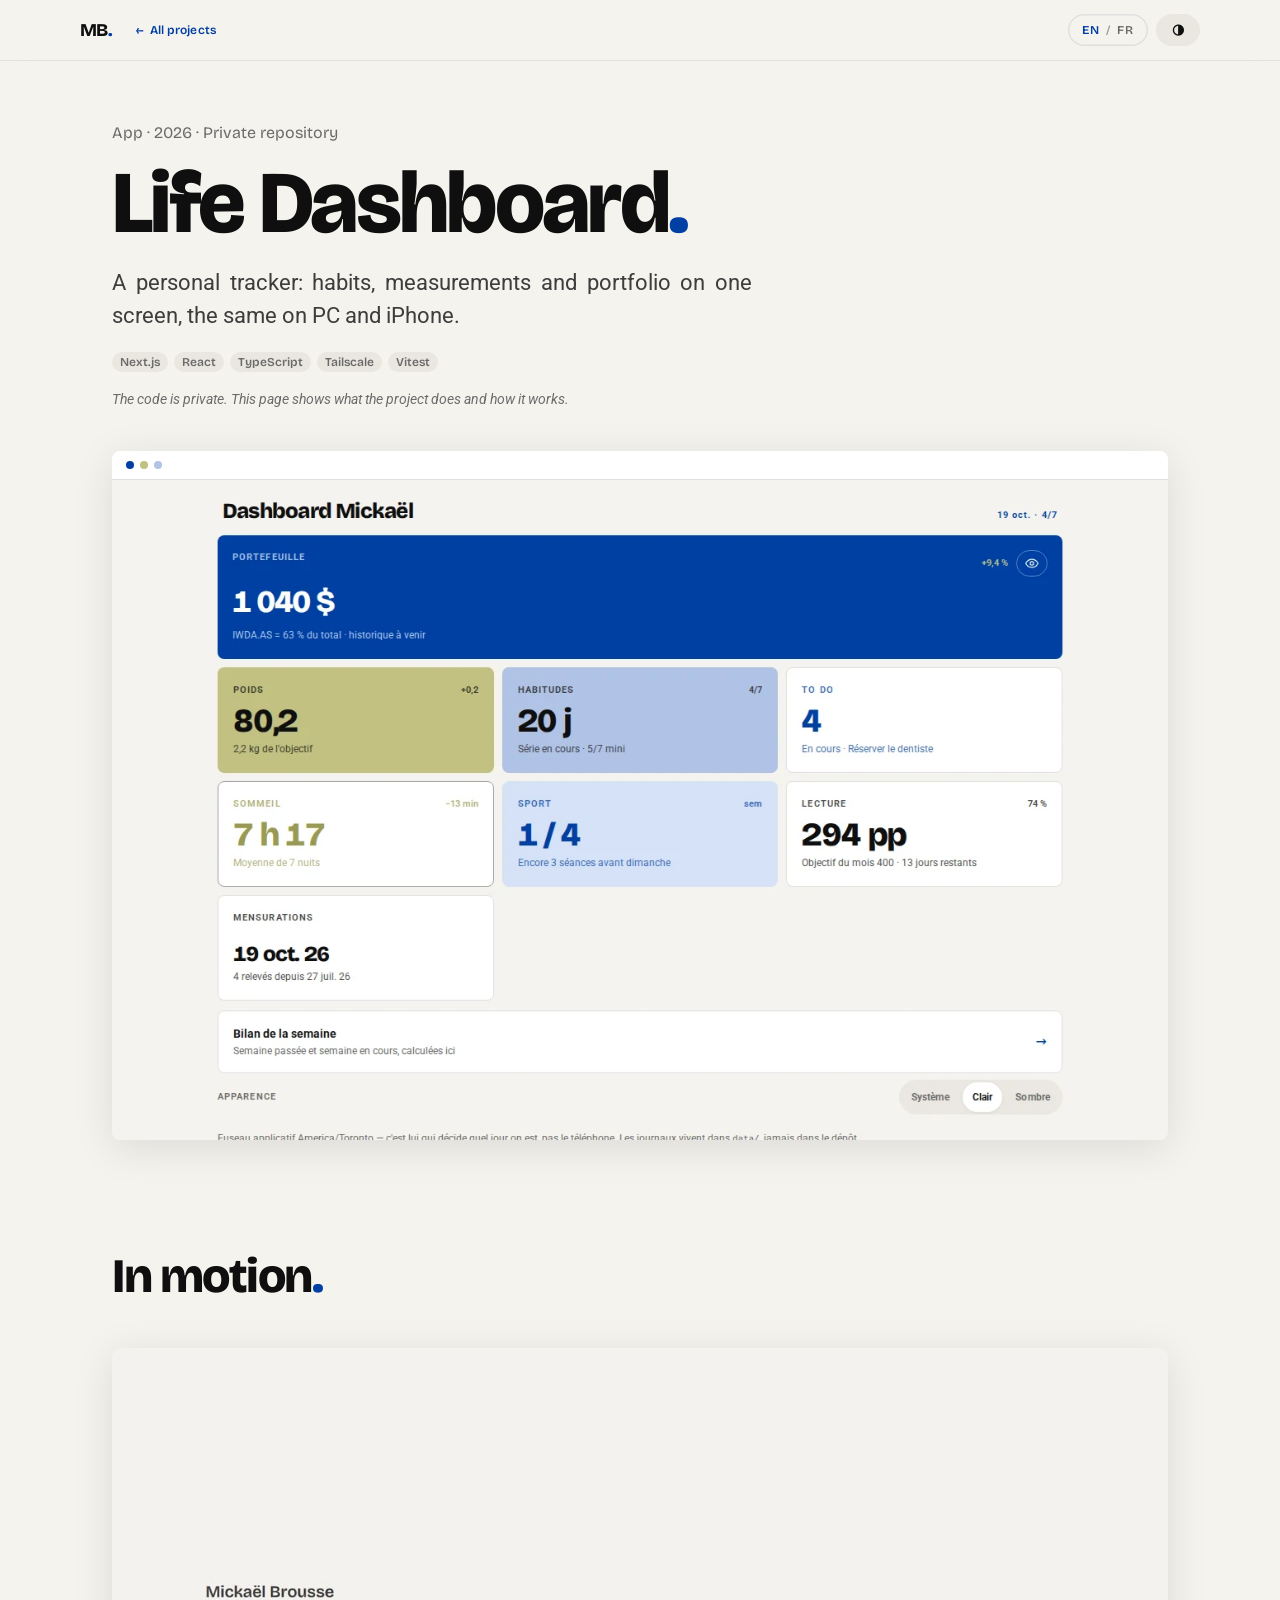
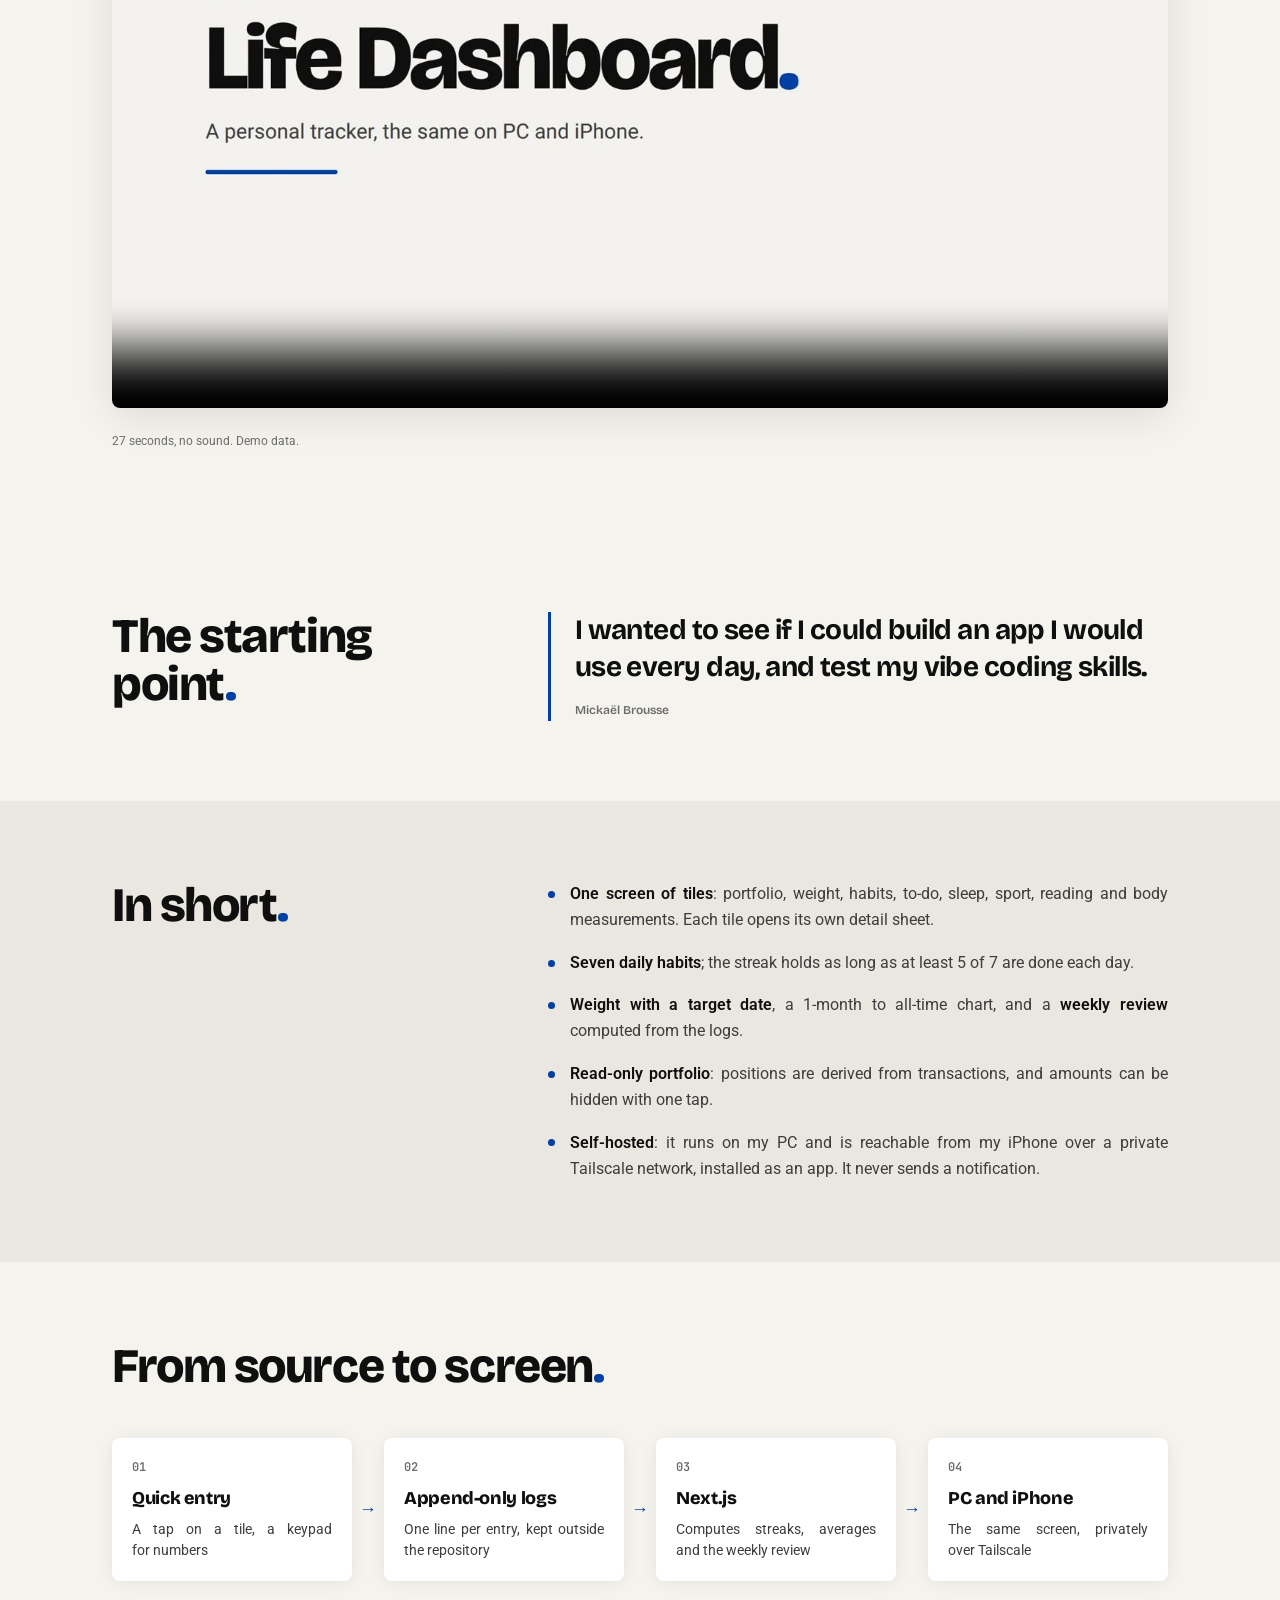
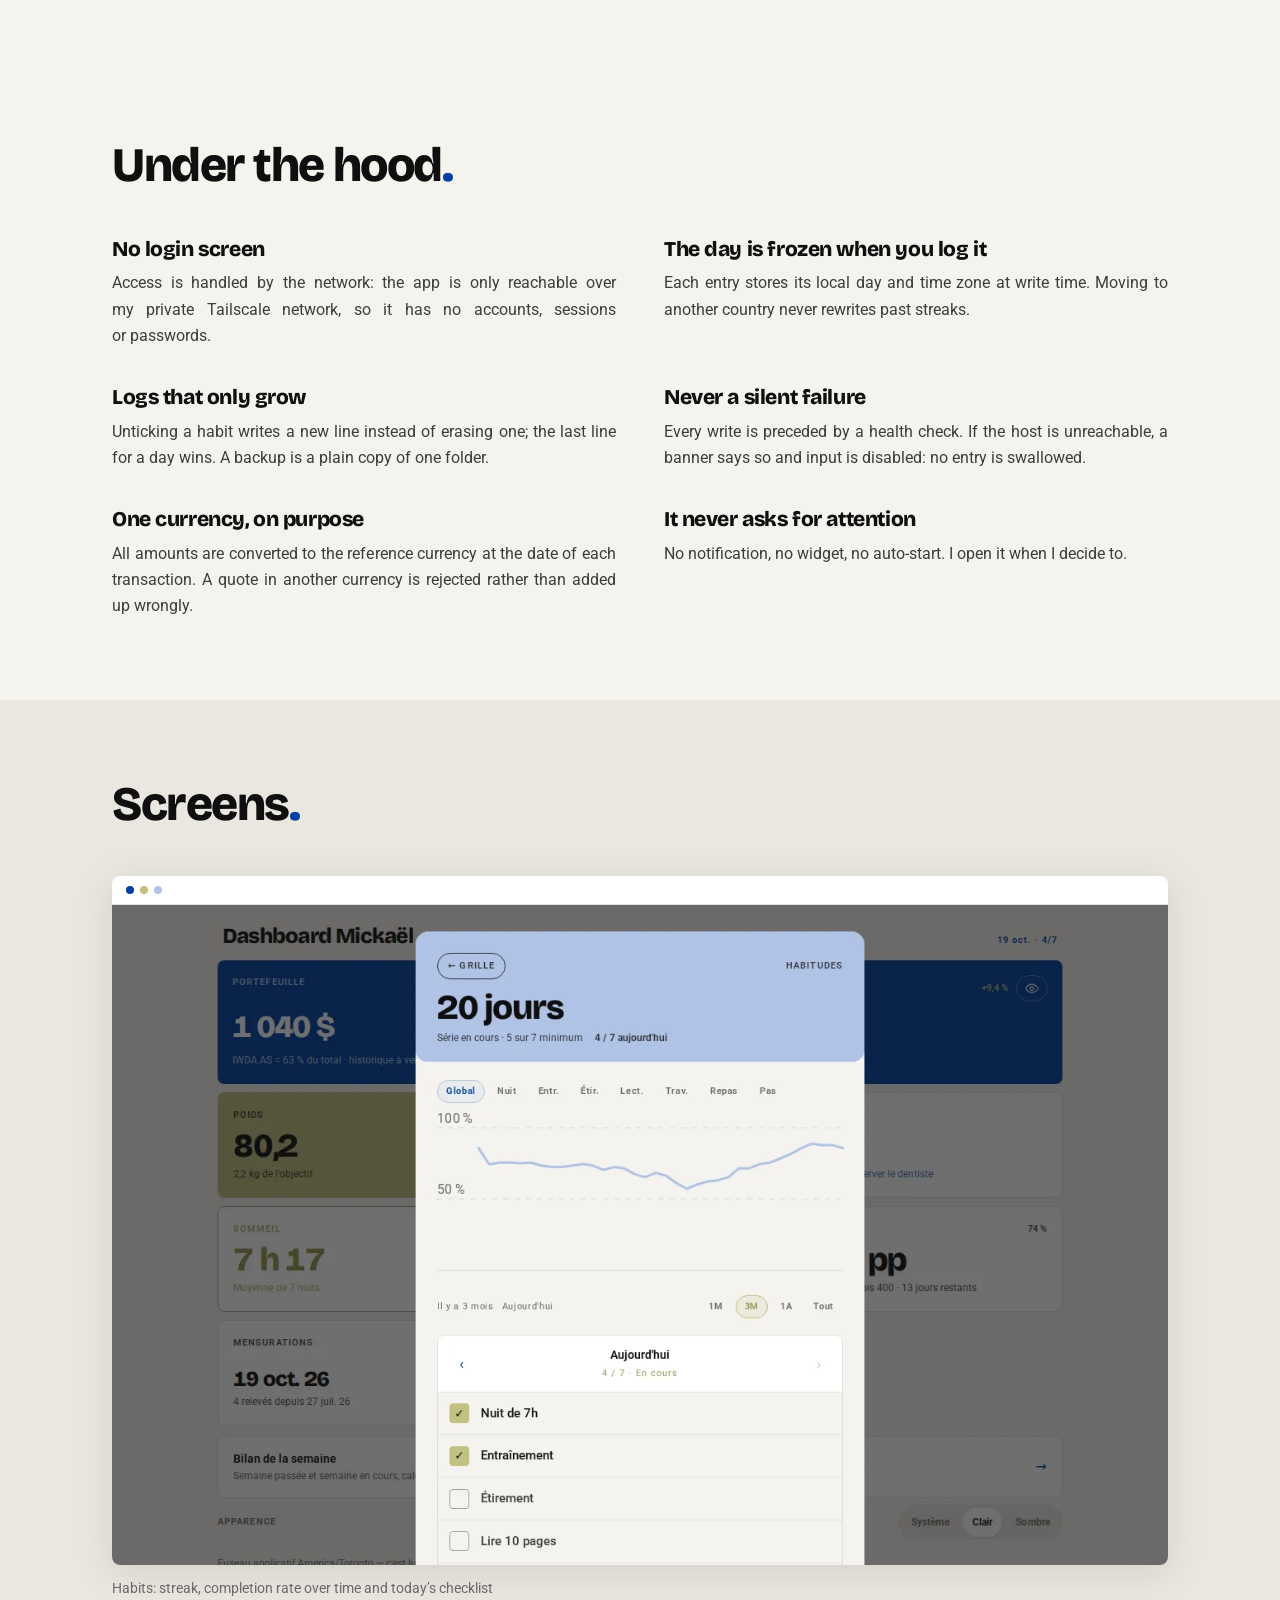
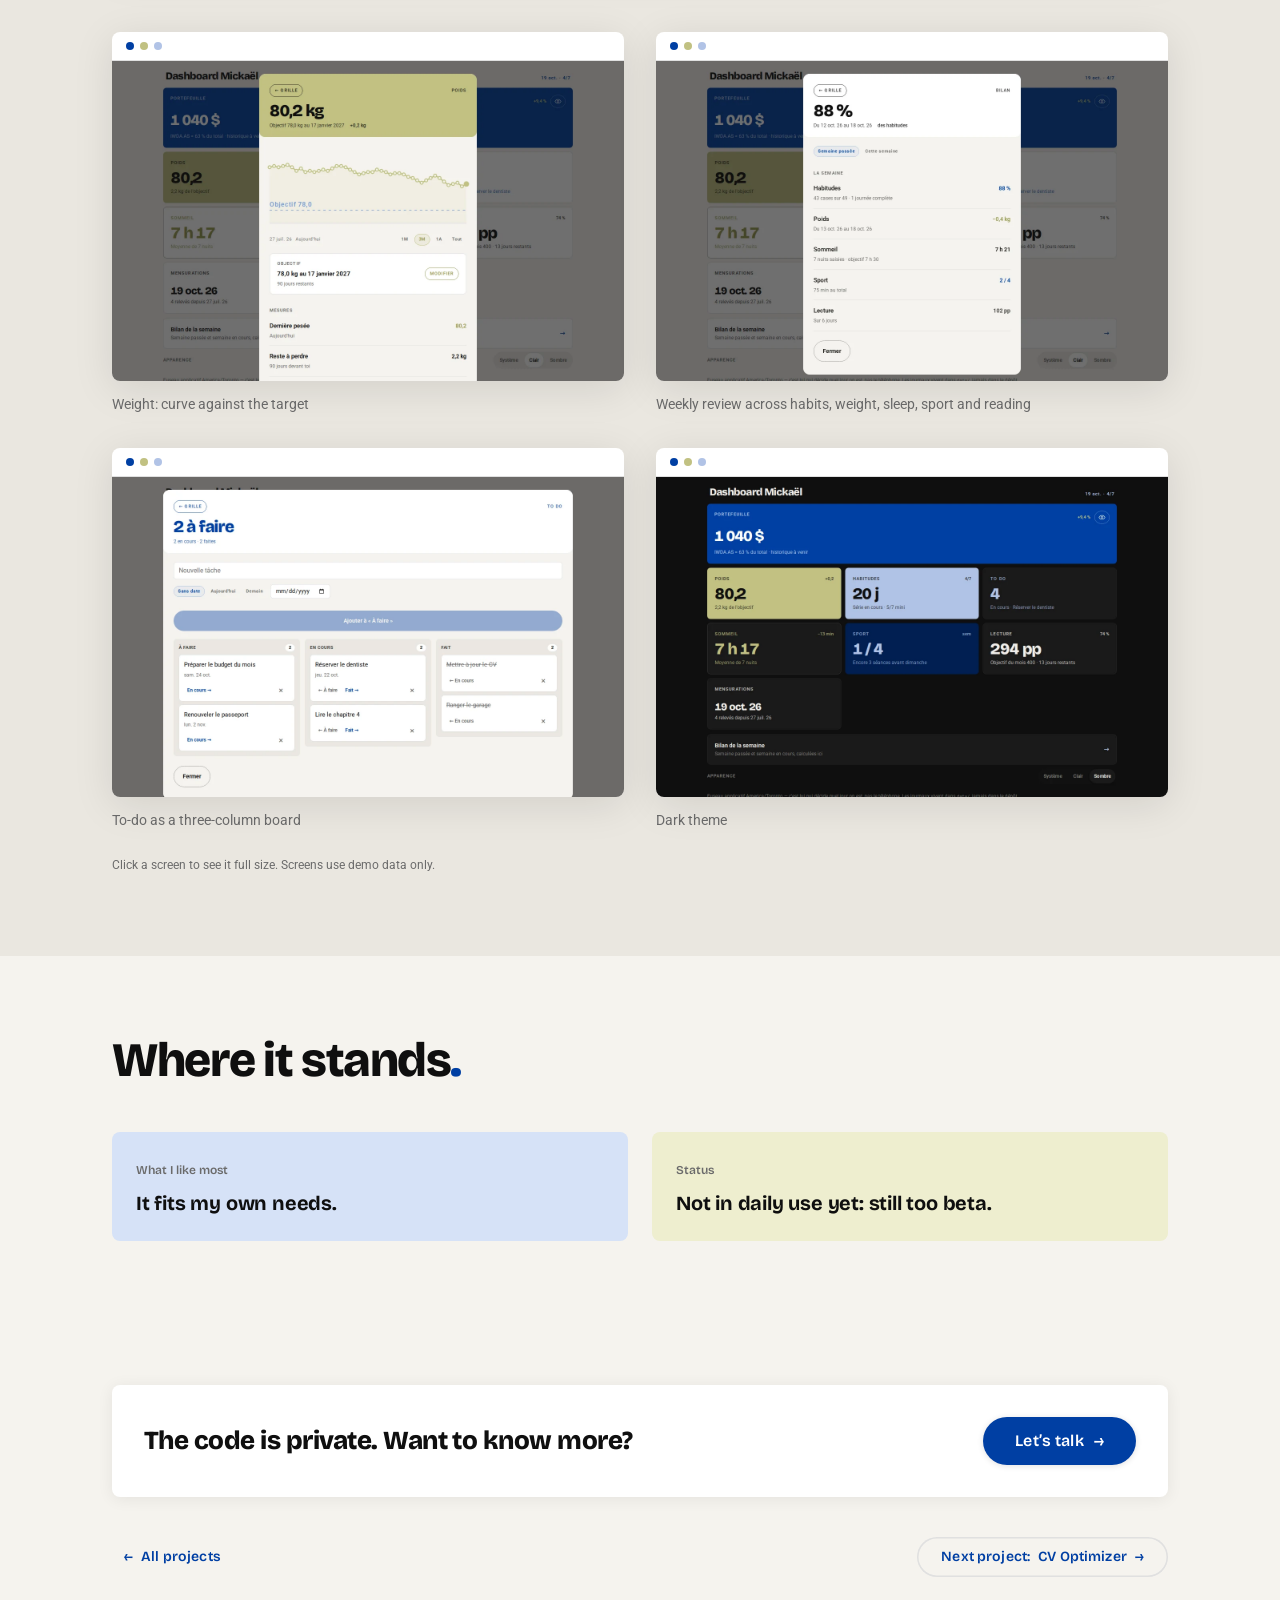
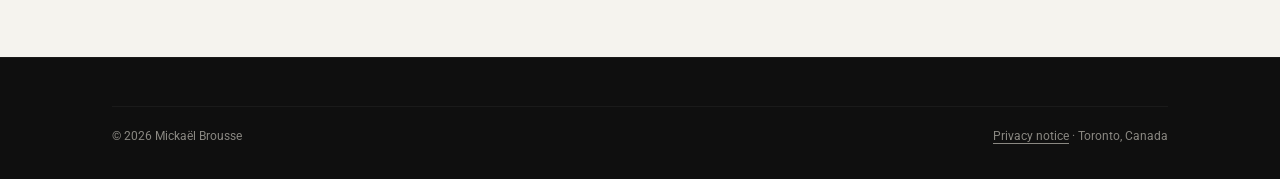
<file: projects/life-dashboard/index.html>
<!DOCTYPE html>
<html lang="en" data-theme="light">
<head>
  <meta charset="UTF-8" />
  <meta name="viewport" content="width=device-width, initial-scale=1.0" />
  <title>Life Dashboard — Mickaël Brousse</title>
  <meta name="description" content="A personal tracker: habits, measurements and portfolio on one screen, the same on PC and iPhone." />
  <meta property="og:type" content="article" />
  <meta property="og:title" content="Life Dashboard — Mickaël Brousse" />
  <meta property="og:description" content="A personal tracker: habits, measurements and portfolio on one screen, the same on PC and iPhone." />
  <meta property="og:image" content="https://micka2000.github.io/Mickael_Brousse/assets/projects/life-dashboard/og.jpg" />
  <meta property="og:image:type" content="image/jpeg" />
  <meta property="og:image:width" content="1200" />
  <meta property="og:image:height" content="630" />
  <meta property="og:image:alt" content="Life Dashboard home screen: portfolio, weight, habits, to-do, sleep, sport and reading tiles" />
  <meta property="og:url" content="https://micka2000.github.io/Mickael_Brousse/projects/life-dashboard/" />
  <meta name="twitter:card" content="summary_large_image" />
  <link rel="icon" type="image/png" sizes="32x32" href="../../assets/icons/favicon-32.png" />
  <link rel="icon" type="image/png" sizes="48x48" href="../../assets/icons/favicon-48.png" />
  <link rel="icon" type="image/png" sizes="512x512" href="../../assets/icons/icon-512.png" />
  <link rel="apple-touch-icon" href="../../assets/icons/apple-touch-icon.png" />
  <script>
    (function () {
      var d = document.documentElement, t = null, l = null;
      try { t = localStorage.getItem('theme'); l = localStorage.getItem('lang'); } catch (e) {}
      if (!t) t = matchMedia('(prefers-color-scheme: dark)').matches ? 'dark' : 'light';
      d.setAttribute('data-theme', t);
      d.setAttribute('lang', l === 'fr' ? 'fr' : 'en');
    })();
  </script>
  <link rel="stylesheet" href="../../styles.css?v=23" />
  <link rel="preconnect" href="https://fonts.googleapis.com" />
  <link rel="preconnect" href="https://fonts.gstatic.com" crossorigin />
  <link href="https://fonts.googleapis.com/css2?family=JetBrains+Mono:wght@400;500;600&display=swap" rel="stylesheet" />
</head>
<body class="project-page">
  <nav id="navbar">
    <div class="nav-container">
      <a class="nav-logo" href="../../">MB<span class="dot">.</span></a>
      <a class="btn btn-text btn-sm pp-back" href="../../#projects"><span aria-hidden="true">←</span> <span data-l="en">All projects</span><span data-l="fr">Tous les projets</span></a>
      <div class="pp-nav-actions">
        <button class="btn btn-outline btn-sm lang-toggle" type="button" aria-label="Switch language" data-aria-label-en="Switch language" data-aria-label-fr="Changer de langue">
          <span class="lang-opt" data-lang="en">EN</span><span class="lang-sep">/</span><span class="lang-opt" data-lang="fr">FR</span>
        </button>
        <button class="btn btn-ink btn-sm theme-toggle" type="button" aria-label="Switch theme" data-aria-label-en="Switch theme" data-aria-label-fr="Changer de thème">
          <span class="theme-toggle-icon" aria-hidden="true">◑</span>
        </button>
      </div>
    </div>
  </nav>

  <main>
    <header class="pp-hero container">
      <p class="hero-eyebrow pp-meta"><span data-l="en">App</span><span data-l="fr">App</span> · 2026 · <span data-l="en">Private repository</span><span data-l="fr">Dépôt privé</span></p>
      <h1 class="pp-title">Life Dashboard<span class="pp-dot">.</span></h1>
      <p class="pp-tagline"><span data-l="en">A personal tracker: habits, measurements and portfolio on one screen, the same on PC and iPhone.</span><span data-l="fr">Un tracker perso : habitudes, mesures et portefeuille sur un seul écran, le même sur PC et sur iPhone.</span></p>
      <div class="project-tags pp-tags"><span>Next.js</span><span>React</span><span>TypeScript</span><span>Tailscale</span><span>Vitest</span></div>
      <p class="pp-private-note"><span data-l="en">The code is private. This page shows what the project does and how it works.</span><span data-l="fr">Le code est privé. Cette page montre ce que fait le projet et comment il fonctionne.</span></p>
      <figure class="pp-hero-shot"><div class="pp-frame"><a class="pp-zoom" href="../../assets/projects/life-dashboard/overview.webp"><img src="../../assets/projects/life-dashboard/overview.webp" alt="Life Dashboard home screen: portfolio, weight, habits, to-do, sleep, sport and reading tiles" data-alt-en="Life Dashboard home screen: portfolio, weight, habits, to-do, sleep, sport and reading tiles" data-alt-fr="Écran d’accueil de Life Dashboard : tuiles portefeuille, poids, habitudes, to do, sommeil, sport et lecture" width="1280" height="800" decoding="async" /></a></div></figure>
    </header>

    <section class="pp-section" id="video">
      <div class="container">
        <div class="section-header"><h2><span data-l="en">In motion</span><span data-l="fr">En vidéo</span></h2></div>
        <div class="pp-video-wrap"><video class="pp-video" data-l="en" controls playsinline preload="none" width="1440" height="900"
            poster="../../assets/projects/life-dashboard/motion-poster-en.jpg" aria-label="Video: tiles on one screen, five habits ticked to keep the streak, the weight curve against the target, the same screen on iPhone">
            <source src="../../assets/projects/life-dashboard/motion-en.mp4" type="video/mp4" />
          </video><video class="pp-video" data-l="fr" controls playsinline preload="none" width="1440" height="900"
            poster="../../assets/projects/life-dashboard/motion-poster-fr.jpg" aria-label="Vidéo : les tuiles sur un seul écran, cinq habitudes cochées pour garder la série, la courbe du poids face à l’objectif, le même écran sur iPhone">
            <source src="../../assets/projects/life-dashboard/motion-fr.mp4" type="video/mp4" />
          </video></div>
        <p class="pp-footnote"><span data-l="en">27 seconds, no sound. Demo data.</span><span data-l="fr">27 secondes, sans son. Données de démonstration.</span></p>
      </div>
    </section>

    <section class="pp-section" id="why">
      <div class="container pp-grid">
        <div class="section-header"><h2><span data-l="en">The starting point</span><span data-l="fr">Le point de départ</span></h2></div>
        <blockquote class="pp-quote"><p><span data-l="en">I wanted to see if I could build an app I would use every day, and test my vibe coding skills.</span><span data-l="fr">Je voulais voir si je pouvais créer une app que je puisse utiliser au quotidien, et tester mes capacités à vibe coder.</span></p><cite>Mickaël Brousse</cite></blockquote>
      </div>
    </section>

    <section class="pp-section pp-section--inset" id="what">
      <div class="container pp-grid">
        <div class="section-header"><h2><span data-l="en">In short</span><span data-l="fr">En bref</span></h2></div>
        <ul class="pp-list"><li><span data-l="en"><strong>One screen of tiles</strong>: portfolio, weight, habits, to-do, sleep, sport, reading and body measurements. Each tile opens its own detail sheet.</span><span data-l="fr"><strong>Un seul écran de tuiles</strong> : portefeuille, poids, habitudes, to do, sommeil, sport, lecture et mensurations. Chaque tuile ouvre sa fiche détaillée.</span></li><li><span data-l="en"><strong>Seven daily habits</strong>; the streak holds as long as at least 5 of 7 are done each day.</span><span data-l="fr"><strong>Sept habitudes quotidiennes</strong> : la série tient tant qu’au moins 5 sur 7 sont faites chaque jour.</span></li><li><span data-l="en"><strong>Weight with a target date</strong>, a 1-month to all-time chart, and a <strong>weekly review</strong> computed from the logs.</span><span data-l="fr"><strong>Poids avec une date objectif</strong>, une courbe d’un mois à tout l’historique, et un <strong>bilan de la semaine</strong> calculé à partir des journaux.</span></li><li><span data-l="en"><strong>Read-only portfolio</strong>: positions are derived from transactions, and amounts can be hidden with one tap.</span><span data-l="fr"><strong>Portefeuille en lecture seule</strong> : les positions se déduisent des transactions, et les montants se masquent d’un geste.</span></li><li><span data-l="en"><strong>Self-hosted</strong>: it runs on my PC and is reachable from my iPhone over a private Tailscale network, installed as an app. It never sends a notification.</span><span data-l="fr"><strong>Auto-hébergé</strong> : l’app tourne sur mon PC et s’ouvre sur mon iPhone par un réseau privé Tailscale, installée comme une application. Elle n’envoie jamais de notification.</span></li></ul>
      </div>
    </section>

    <section class="pp-section" id="how">
      <div class="container">
        <div class="section-header"><h2><span data-l="en">From source to screen</span><span data-l="fr">De la source à l’écran</span></h2></div>
        <ol class="pp-flow">
          <li class="pp-step"><span class="pp-step-n">01</span><strong><span data-l="en">Quick entry</span><span data-l="fr">Saisie rapide</span></strong><span><span data-l="en">A tap on a tile, a keypad for numbers</span><span data-l="fr">Un geste sur une tuile, un pavé pour les chiffres</span></span></li>
          <li class="pp-step"><span class="pp-step-n">02</span><strong><span data-l="en">Append-only logs</span><span data-l="fr">Journaux en ajout seul</span></strong><span><span data-l="en">One line per entry, kept outside the repository</span><span data-l="fr">Une ligne par saisie, hors du dépôt</span></span></li>
          <li class="pp-step"><span class="pp-step-n">03</span><strong><span data-l="en">Next.js</span><span data-l="fr">Next.js</span></strong><span><span data-l="en">Computes streaks, averages and the weekly review</span><span data-l="fr">Calcule séries, moyennes et bilan de la semaine</span></span></li>
          <li class="pp-step"><span class="pp-step-n">04</span><strong><span data-l="en">PC and iPhone</span><span data-l="fr">PC et iPhone</span></strong><span><span data-l="en">The same screen, privately over Tailscale</span><span data-l="fr">Le même écran, en privé via Tailscale</span></span></li>
        </ol>
      </div>
    </section>

    <section class="pp-section" id="details">
      <div class="container">
        <div class="section-header"><h2><span data-l="en">Under the hood</span><span data-l="fr">Sous le capot</span></h2></div>
        <div class="pp-details">
          <div class="pp-detail"><h3><span data-l="en">No login screen</span><span data-l="fr">Pas d’écran de connexion</span></h3><p><span data-l="en">Access is handled by the network: the app is only reachable over my private Tailscale network, so it has no accounts, sessions or passwords.</span><span data-l="fr">L’accès est réglé au niveau du réseau : l’app n’est joignable que par mon réseau privé Tailscale, donc ni compte, ni session, ni mot de passe.</span></p></div>
          <div class="pp-detail"><h3><span data-l="en">The day is frozen when you log it</span><span data-l="fr">Le jour est figé à la saisie</span></h3><p><span data-l="en">Each entry stores its local day and time zone at write time. Moving to another country never rewrites past streaks.</span><span data-l="fr">Chaque saisie garde son jour local et son fuseau au moment de l’écriture. Changer de pays ne réécrit jamais les séries passées.</span></p></div>
          <div class="pp-detail"><h3><span data-l="en">Logs that only grow</span><span data-l="fr">Des journaux qui ne font que grandir</span></h3><p><span data-l="en">Unticking a habit writes a new line instead of erasing one; the last line for a day wins. A backup is a plain copy of one folder.</span><span data-l="fr">Décocher une habitude écrit une nouvelle ligne au lieu d’en effacer une ; la dernière ligne du jour fait foi. Une sauvegarde, c’est la copie d’un dossier.</span></p></div>
          <div class="pp-detail"><h3><span data-l="en">Never a silent failure</span><span data-l="fr">Jamais d’échec silencieux</span></h3><p><span data-l="en">Every write is preceded by a health check. If the host is unreachable, a banner says so and input is disabled: no entry is swallowed.</span><span data-l="fr">Chaque écriture est précédée d’un test de santé. Si l’hôte ne répond pas, un bandeau le dit et la saisie est coupée : aucune saisie n’est perdue en silence.</span></p></div>
          <div class="pp-detail"><h3><span data-l="en">One currency, on purpose</span><span data-l="fr">Une seule devise, exprès</span></h3><p><span data-l="en">All amounts are converted to the reference currency at the date of each transaction. A quote in another currency is rejected rather than added up wrongly.</span><span data-l="fr">Tous les montants sont convertis dans la devise de référence à la date de chaque opération. Une cotation dans une autre devise est rejetée plutôt qu’additionnée à tort.</span></p></div>
          <div class="pp-detail"><h3><span data-l="en">It never asks for attention</span><span data-l="fr">Elle ne sollicite jamais</span></h3><p><span data-l="en">No notification, no widget, no auto-start. I open it when I decide to.</span><span data-l="fr">Ni notification, ni widget, ni lancement automatique. Je l’ouvre quand je le décide.</span></p></div>
        </div>
      </div>
    </section>

    <section class="pp-section pp-section--inset" id="gallery">
      <div class="container">
        <div class="section-header"><h2><span data-l="en">Screens</span><span data-l="fr">Écrans</span></h2></div>
        <div class="pp-gallery">
          <figure class="pp-shot"><div class="pp-frame"><a class="pp-zoom" href="../../assets/projects/life-dashboard/habits.webp"><img src="../../assets/projects/life-dashboard/habits.webp" alt="Habits: streak, completion rate over time and today’s checklist" data-alt-en="Habits: streak, completion rate over time and today’s checklist" data-alt-fr="Habitudes : série, taux de réussite dans le temps et cases du jour" width="1280" height="800" loading="lazy" decoding="async" /></a></div><figcaption><span data-l="en">Habits: streak, completion rate over time and today’s checklist</span><span data-l="fr">Habitudes : série, taux de réussite dans le temps et cases du jour</span></figcaption></figure>
          <figure class="pp-shot"><div class="pp-frame"><a class="pp-zoom" href="../../assets/projects/life-dashboard/weight.webp"><img src="../../assets/projects/life-dashboard/weight.webp" alt="Weight: curve against the target" data-alt-en="Weight: curve against the target" data-alt-fr="Poids : courbe face à l’objectif" width="1280" height="800" loading="lazy" decoding="async" /></a></div><figcaption><span data-l="en">Weight: curve against the target</span><span data-l="fr">Poids : courbe face à l’objectif</span></figcaption></figure>
          <figure class="pp-shot"><div class="pp-frame"><a class="pp-zoom" href="../../assets/projects/life-dashboard/weekly.webp"><img src="../../assets/projects/life-dashboard/weekly.webp" alt="Weekly review across habits, weight, sleep, sport and reading" data-alt-en="Weekly review across habits, weight, sleep, sport and reading" data-alt-fr="Bilan de la semaine : habitudes, poids, sommeil, sport et lecture" width="1280" height="800" loading="lazy" decoding="async" /></a></div><figcaption><span data-l="en">Weekly review across habits, weight, sleep, sport and reading</span><span data-l="fr">Bilan de la semaine : habitudes, poids, sommeil, sport et lecture</span></figcaption></figure>
          <figure class="pp-shot"><div class="pp-frame"><a class="pp-zoom" href="../../assets/projects/life-dashboard/todo.webp"><img src="../../assets/projects/life-dashboard/todo.webp" alt="To-do as a three-column board" data-alt-en="To-do as a three-column board" data-alt-fr="To do en tableau à trois colonnes" width="1280" height="800" loading="lazy" decoding="async" /></a></div><figcaption><span data-l="en">To-do as a three-column board</span><span data-l="fr">To do en tableau à trois colonnes</span></figcaption></figure>
          <figure class="pp-shot"><div class="pp-frame"><a class="pp-zoom" href="../../assets/projects/life-dashboard/dark.webp"><img src="../../assets/projects/life-dashboard/dark.webp" alt="Dark theme" data-alt-en="Dark theme" data-alt-fr="Thème sombre" width="1280" height="800" loading="lazy" decoding="async" /></a></div><figcaption><span data-l="en">Dark theme</span><span data-l="fr">Thème sombre</span></figcaption></figure>
        </div>
        <p class="pp-footnote"><span data-l="en">Click a screen to see it full size.</span><span data-l="fr">Cliquez sur un écran pour le voir en grand.</span> <span data-l="en">Screens use demo data only.</span><span data-l="fr">Les écrans n’utilisent que des données de démonstration.</span></p>
      </div>
    </section>

    <section class="pp-section" id="takeaways">
      <div class="container">
        <div class="section-header"><h2><span data-l="en">Where it stands</span><span data-l="fr">Où il en est</span></h2></div>
        <div class="pp-takeaways">
          <div class="pp-card pp-card--blue"><span class="pp-card-label"><span data-l="en">What I like most</span><span data-l="fr">Ce qui me plaît le plus</span></span><p><span data-l="en">It fits my own needs.</span><span data-l="fr">Le fait qu’elle soit adaptée à mes besoins perso.</span></p></div>
          <div class="pp-card pp-card--olive"><span class="pp-card-label"><span data-l="en">Status</span><span data-l="fr">Statut</span></span><p><span data-l="en">Not in daily use yet: still too beta.</span><span data-l="fr">Pas encore utilisée au quotidien : trop bêta.</span></p></div>
        </div>
      </div>
    </section>

    <div class="container pp-end">
      <div class="pp-cta">
        <p><span data-l="en">The code is private. Want to know more?</span><span data-l="fr">Le code est privé. Envie d’en savoir plus ?</span></p>
        <a class="btn btn-primary btn-lg" href="../../#contact"><span data-l="en">Let’s talk</span><span data-l="fr">En parler</span> <span aria-hidden="true">→</span></a>
      </div>
      <nav class="pp-next" aria-label="Next project" data-aria-label-en="Next project" data-aria-label-fr="Projet suivant">
        <a class="btn btn-text" href="../../#projects"><span aria-hidden="true">←</span> <span data-l="en">All projects</span><span data-l="fr">Tous les projets</span></a>
        <a class="btn btn-outline" href="../cv-optimizer-v2/"><span data-l="en">Next project: </span><span data-l="fr">Projet suivant : </span>CV Optimizer <span aria-hidden="true">→</span></a>
      </nav>
    </div>
  </main>

  <footer>
    <div class="container">
      <div class="footer-bottom">
        <p>© <span class="pp-year">2026</span> Mickaël Brousse</p>
        <p><a class="footer-privacy" href="../../privacy/"><span data-l="en">Privacy notice</span><span data-l="fr">Confidentialité</span></a> · Toronto, Canada</p>
      </div>
    </div>
  </footer>
  <script src="../../project-page.js?v=23" defer></script>
</body>
</html>
</file>
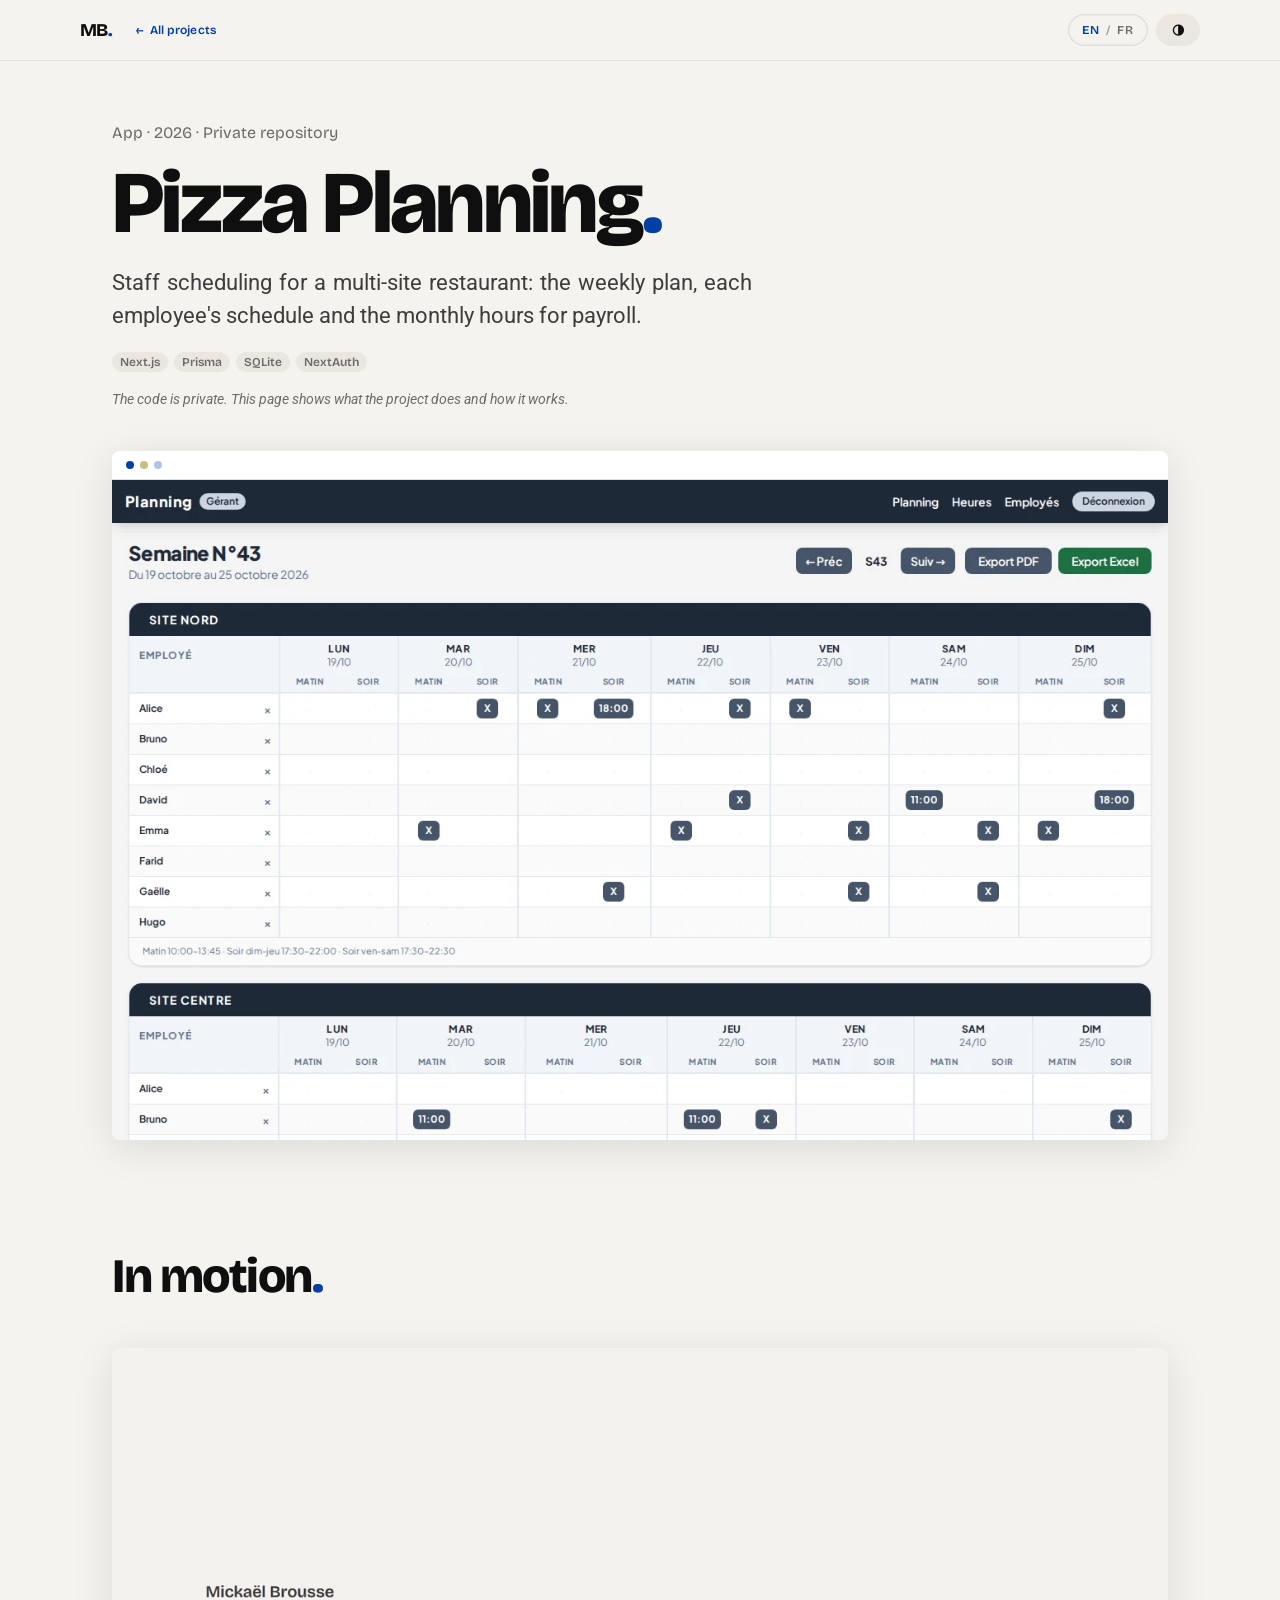
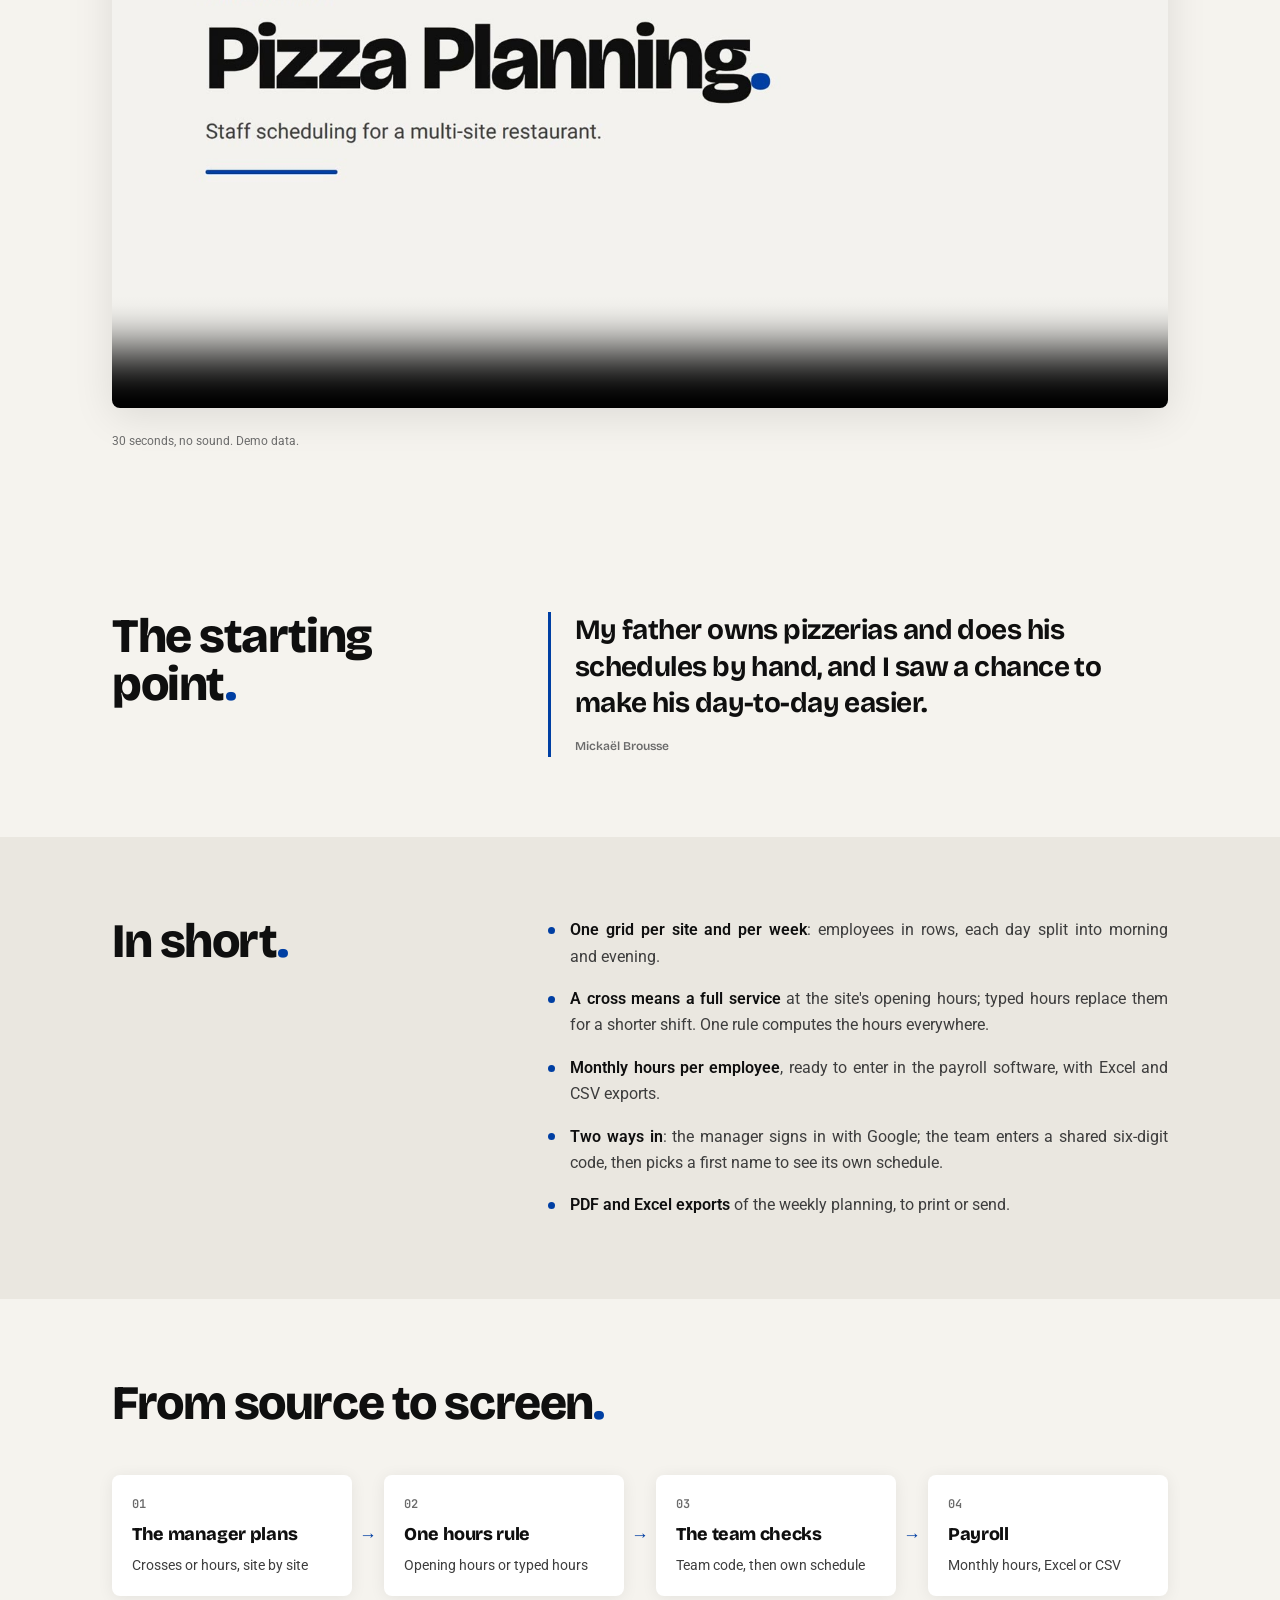
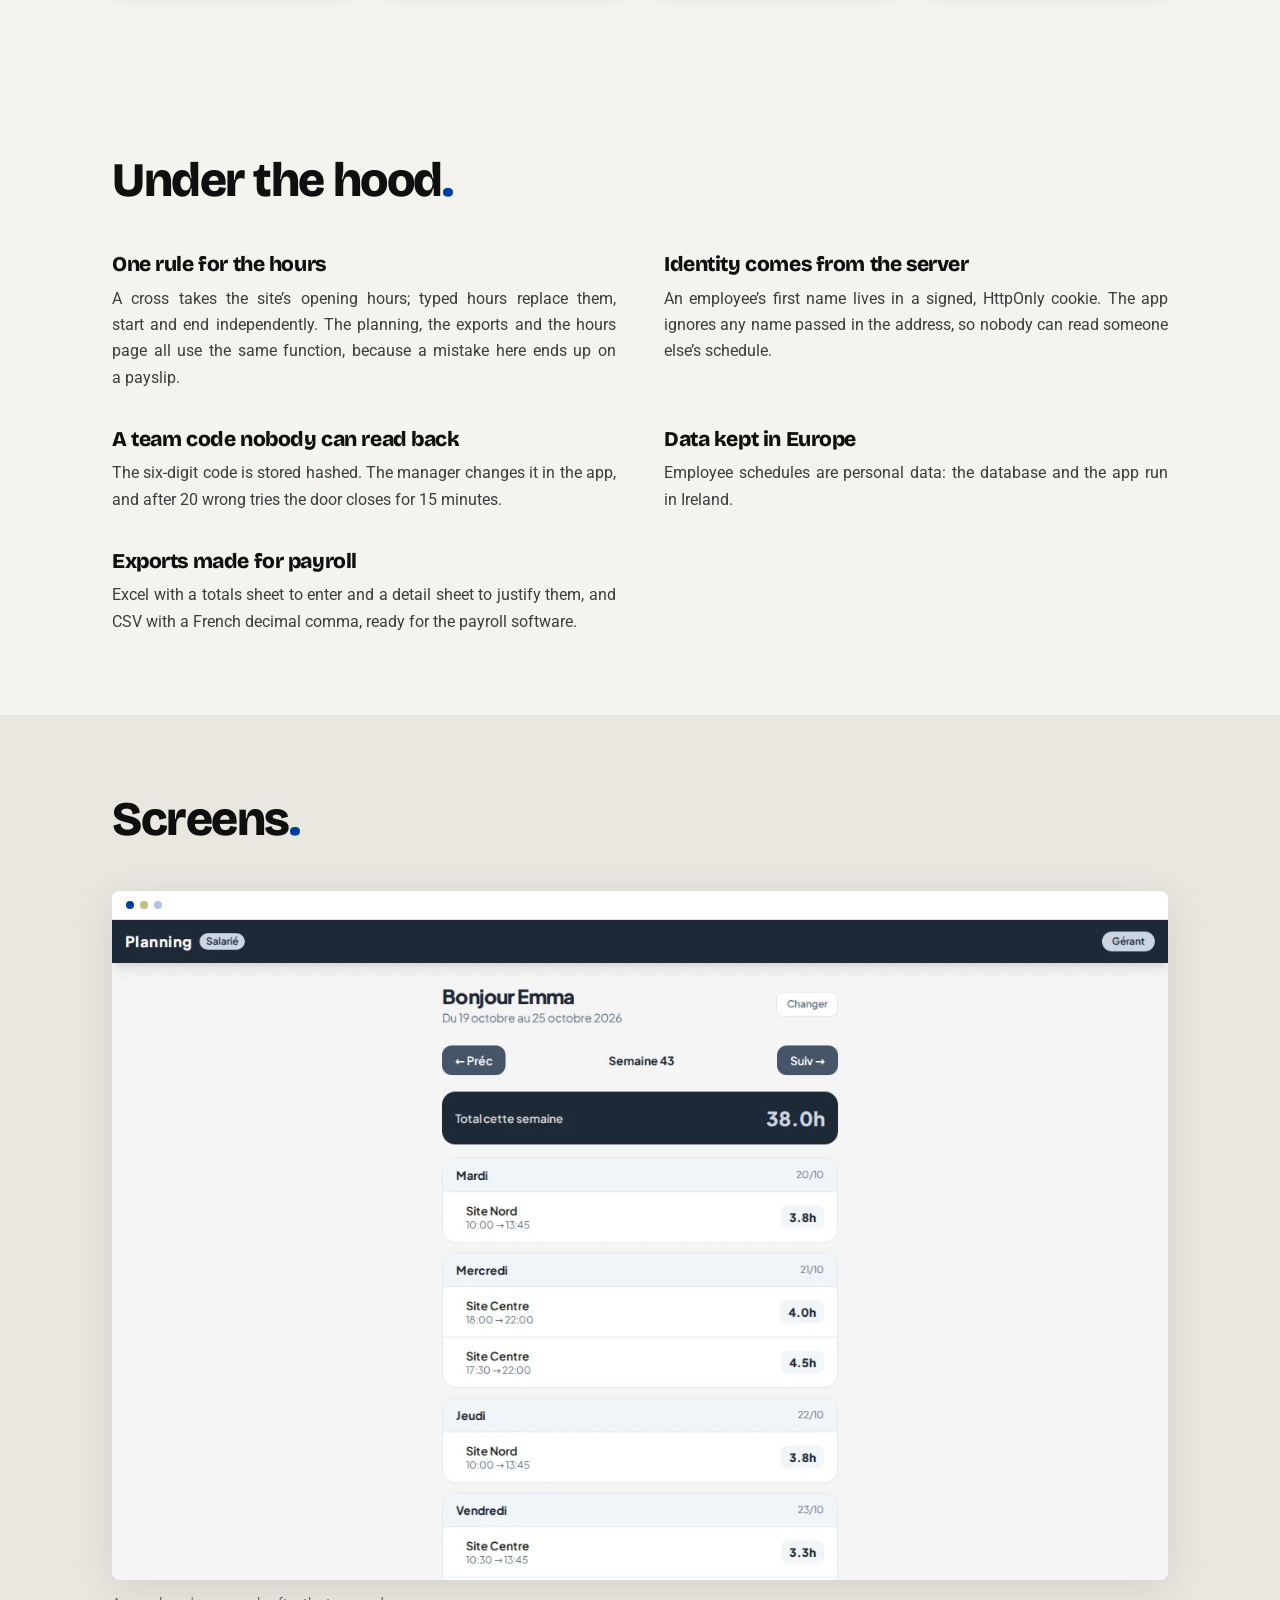
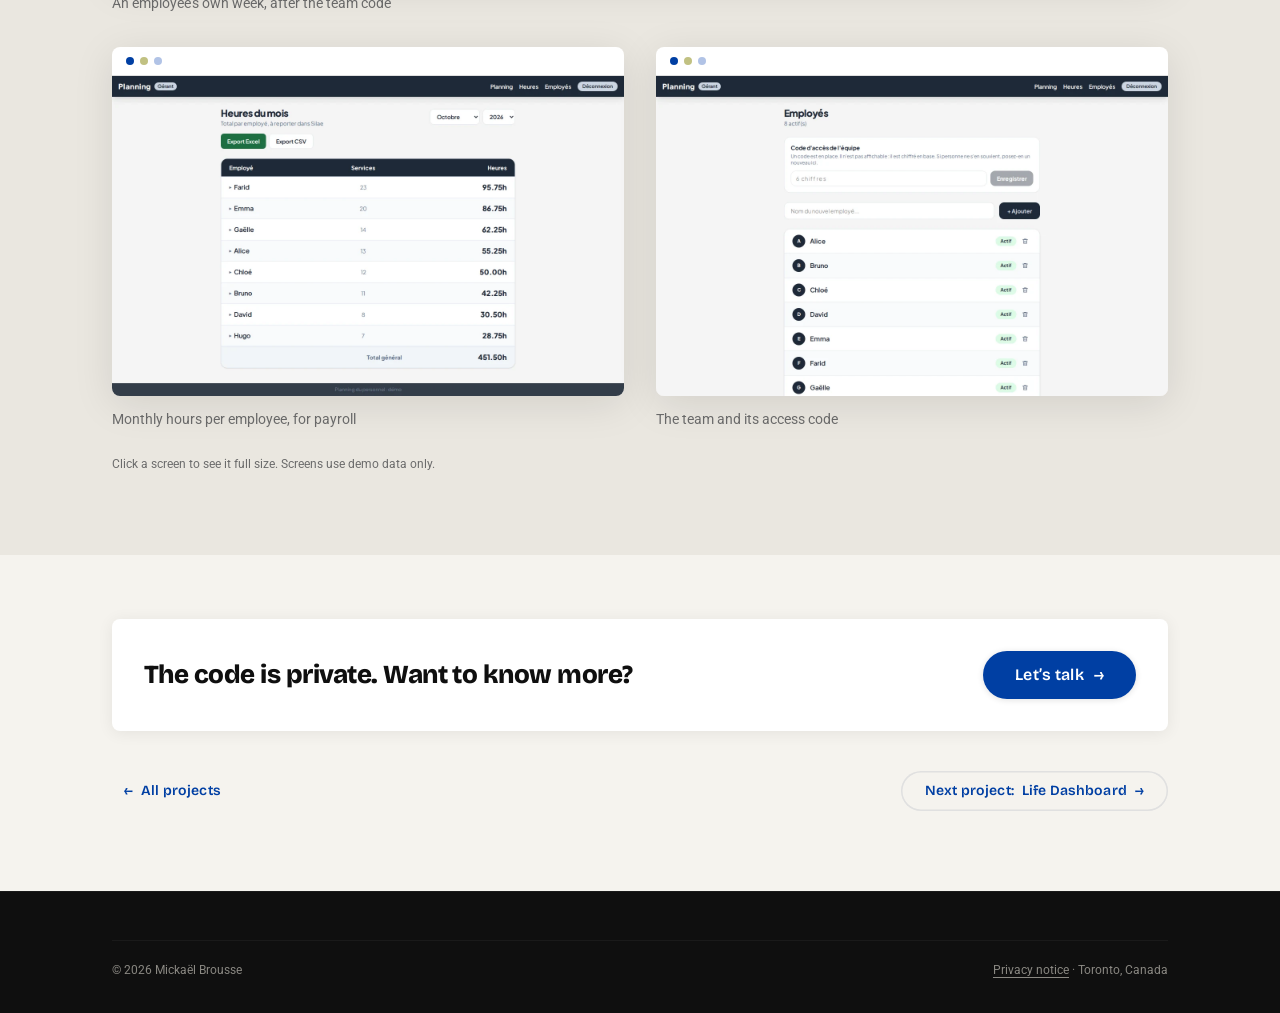
<file: projects/pizza-planning/index.html>
<!DOCTYPE html>
<html lang="en" data-theme="light">
<head>
  <meta charset="UTF-8" />
  <meta name="viewport" content="width=device-width, initial-scale=1.0" />
  <title>Pizza Planning — Mickaël Brousse</title>
  <meta name="description" content="Staff scheduling for a multi-site restaurant: the weekly plan, each employee's schedule and the monthly hours for payroll." />
  <meta property="og:type" content="article" />
  <meta property="og:title" content="Pizza Planning — Mickaël Brousse" />
  <meta property="og:description" content="Staff scheduling for a multi-site restaurant: the weekly plan, each employee's schedule and the monthly hours for payroll." />
  <meta property="og:image" content="https://micka2000.github.io/Mickael_Brousse/assets/projects/pizza-planning/og.jpg" />
  <meta property="og:image:type" content="image/jpeg" />
  <meta property="og:image:width" content="1200" />
  <meta property="og:image:height" content="630" />
  <meta property="og:image:alt" content="Weekly planning: one grid per site, employees by day, morning and evening" />
  <meta property="og:url" content="https://micka2000.github.io/Mickael_Brousse/projects/pizza-planning/" />
  <meta name="twitter:card" content="summary_large_image" />
  <link rel="icon" type="image/png" sizes="32x32" href="../../assets/icons/favicon-32.png" />
  <link rel="icon" type="image/png" sizes="48x48" href="../../assets/icons/favicon-48.png" />
  <link rel="icon" type="image/png" sizes="512x512" href="../../assets/icons/icon-512.png" />
  <link rel="apple-touch-icon" href="../../assets/icons/apple-touch-icon.png" />
  <script>
    (function () {
      var d = document.documentElement, t = null, l = null;
      try { t = localStorage.getItem('theme'); l = localStorage.getItem('lang'); } catch (e) {}
      if (!t) t = matchMedia('(prefers-color-scheme: dark)').matches ? 'dark' : 'light';
      d.setAttribute('data-theme', t);
      d.setAttribute('lang', l === 'fr' ? 'fr' : 'en');
    })();
  </script>
  <link rel="stylesheet" href="../../styles.css?v=23" />
  <link rel="preconnect" href="https://fonts.googleapis.com" />
  <link rel="preconnect" href="https://fonts.gstatic.com" crossorigin />
  <link href="https://fonts.googleapis.com/css2?family=JetBrains+Mono:wght@400;500;600&display=swap" rel="stylesheet" />
</head>
<body class="project-page">
  <nav id="navbar">
    <div class="nav-container">
      <a class="nav-logo" href="../../">MB<span class="dot">.</span></a>
      <a class="btn btn-text btn-sm pp-back" href="../../#projects"><span aria-hidden="true">←</span> <span data-l="en">All projects</span><span data-l="fr">Tous les projets</span></a>
      <div class="pp-nav-actions">
        <button class="btn btn-outline btn-sm lang-toggle" type="button" aria-label="Switch language" data-aria-label-en="Switch language" data-aria-label-fr="Changer de langue">
          <span class="lang-opt" data-lang="en">EN</span><span class="lang-sep">/</span><span class="lang-opt" data-lang="fr">FR</span>
        </button>
        <button class="btn btn-ink btn-sm theme-toggle" type="button" aria-label="Switch theme" data-aria-label-en="Switch theme" data-aria-label-fr="Changer de thème">
          <span class="theme-toggle-icon" aria-hidden="true">◑</span>
        </button>
      </div>
    </div>
  </nav>

  <main>
    <header class="pp-hero container">
      <p class="hero-eyebrow pp-meta"><span data-l="en">App</span><span data-l="fr">App</span> · 2026 · <span data-l="en">Private repository</span><span data-l="fr">Dépôt privé</span></p>
      <h1 class="pp-title">Pizza Planning<span class="pp-dot">.</span></h1>
      <p class="pp-tagline"><span data-l="en">Staff scheduling for a multi-site restaurant: the weekly plan, each employee's schedule and the monthly hours for payroll.</span><span data-l="fr">Le planning du personnel d’un restaurant multi-sites : la semaine par site, le planning de chaque employé et les heures du mois pour la paie.</span></p>
      <div class="project-tags pp-tags"><span>Next.js</span><span>Prisma</span><span>SQLite</span><span>NextAuth</span></div>
      <p class="pp-private-note"><span data-l="en">The code is private. This page shows what the project does and how it works.</span><span data-l="fr">Le code est privé. Cette page montre ce que fait le projet et comment il fonctionne.</span></p>
      <figure class="pp-hero-shot"><div class="pp-frame"><a class="pp-zoom" href="../../assets/projects/pizza-planning/planning.webp"><img src="../../assets/projects/pizza-planning/planning.webp" alt="Weekly planning: one grid per site, employees by day, morning and evening" data-alt-en="Weekly planning: one grid per site, employees by day, morning and evening" data-alt-fr="Planning de la semaine : une grille par site, employés par jour, matin et soir" width="1280" height="800" decoding="async" /></a></div></figure>
    </header>

    <section class="pp-section" id="video">
      <div class="container">
        <div class="section-header"><h2><span data-l="en">In motion</span><span data-l="fr">En vidéo</span></h2></div>
        <div class="pp-video-wrap"><video class="pp-video" data-l="en" controls playsinline preload="none" width="1440" height="900"
            poster="../../assets/projects/pizza-planning/motion-poster-en.jpg" aria-label="Video: the manager plans the week, an employee sees their schedule, monthly hours go to payroll">
            <source src="../../assets/projects/pizza-planning/motion-en.mp4" type="video/mp4" />
          </video><video class="pp-video" data-l="fr" controls playsinline preload="none" width="1440" height="900"
            poster="../../assets/projects/pizza-planning/motion-poster-fr.jpg" aria-label="Vidéo : le gérant planifie la semaine, une employée voit son planning, les heures du mois partent à la paie">
            <source src="../../assets/projects/pizza-planning/motion-fr.mp4" type="video/mp4" />
          </video></div>
        <p class="pp-footnote"><span data-l="en">30 seconds, no sound. Demo data.</span><span data-l="fr">30 secondes, sans son. Données de démonstration.</span></p>
      </div>
    </section>

    <section class="pp-section" id="why">
      <div class="container pp-grid">
        <div class="section-header"><h2><span data-l="en">The starting point</span><span data-l="fr">Le point de départ</span></h2></div>
        <blockquote class="pp-quote"><p><span data-l="en">My father owns pizzerias and does his schedules by hand, and I saw a chance to make his day-to-day easier.</span><span data-l="fr">Mon père possède des pizzerias et réalise ses plannings à la main, et j’ai vu l’opportunité de lui faciliter le quotidien.</span></p><cite>Mickaël Brousse</cite></blockquote>
      </div>
    </section>

    <section class="pp-section pp-section--inset" id="what">
      <div class="container pp-grid">
        <div class="section-header"><h2><span data-l="en">In short</span><span data-l="fr">En bref</span></h2></div>
        <ul class="pp-list"><li><span data-l="en"><strong>One grid per site and per week</strong>: employees in rows, each day split into morning and evening.</span><span data-l="fr"><strong>Une grille par site et par semaine</strong> : les employés en lignes, chaque jour coupé en matin et soir.</span></li><li><span data-l="en"><strong>A cross means a full service</strong> at the site's opening hours; typed hours replace them for a shorter shift. One rule computes the hours everywhere.</span><span data-l="fr"><strong>Une croix vaut un service complet</strong> aux horaires d’ouverture du site ; des horaires saisis les remplacent pour un service plus court. Une seule règle calcule les heures partout.</span></li><li><span data-l="en"><strong>Monthly hours per employee</strong>, ready to enter in the payroll software, with Excel and CSV exports.</span><span data-l="fr"><strong>Les heures du mois par employé</strong>, prêtes à reporter dans le logiciel de paie, avec exports Excel et CSV.</span></li><li><span data-l="en"><strong>Two ways in</strong>: the manager signs in with Google; the team enters a shared six-digit code, then picks a first name to see its own schedule.</span><span data-l="fr"><strong>Deux portes d’entrée</strong> : le gérant se connecte avec Google ; l’équipe tape un code partagé à six chiffres, puis choisit son prénom pour voir son propre planning.</span></li><li><span data-l="en"><strong>PDF and Excel exports</strong> of the weekly planning, to print or send.</span><span data-l="fr"><strong>Exports PDF et Excel</strong> du planning de la semaine, à imprimer ou à envoyer.</span></li></ul>
      </div>
    </section>

    <section class="pp-section" id="how">
      <div class="container">
        <div class="section-header"><h2><span data-l="en">From source to screen</span><span data-l="fr">De la source à l’écran</span></h2></div>
        <ol class="pp-flow">
          <li class="pp-step"><span class="pp-step-n">01</span><strong><span data-l="en">The manager plans</span><span data-l="fr">Le gérant planifie</span></strong><span><span data-l="en">Crosses or hours, site by site</span><span data-l="fr">Croix ou horaires, site par site</span></span></li>
          <li class="pp-step"><span class="pp-step-n">02</span><strong><span data-l="en">One hours rule</span><span data-l="fr">Une règle d’heures</span></strong><span><span data-l="en">Opening hours or typed hours</span><span data-l="fr">Horaires d’ouverture ou saisis</span></span></li>
          <li class="pp-step"><span class="pp-step-n">03</span><strong><span data-l="en">The team checks</span><span data-l="fr">L’équipe consulte</span></strong><span><span data-l="en">Team code, then own schedule</span><span data-l="fr">Code d’équipe, puis son planning</span></span></li>
          <li class="pp-step"><span class="pp-step-n">04</span><strong><span data-l="en">Payroll</span><span data-l="fr">La paie</span></strong><span><span data-l="en">Monthly hours, Excel or CSV</span><span data-l="fr">Heures du mois, Excel ou CSV</span></span></li>
        </ol>
      </div>
    </section>

    <section class="pp-section" id="details">
      <div class="container">
        <div class="section-header"><h2><span data-l="en">Under the hood</span><span data-l="fr">Sous le capot</span></h2></div>
        <div class="pp-details">
          <div class="pp-detail"><h3><span data-l="en">One rule for the hours</span><span data-l="fr">Une seule règle pour les heures</span></h3><p><span data-l="en">A cross takes the site’s opening hours; typed hours replace them, start and end independently. The planning, the exports and the hours page all use the same function, because a mistake here ends up on a payslip.</span><span data-l="fr">Une croix prend les horaires d’ouverture du site ; des horaires saisis les remplacent, début et fin indépendamment. Le planning, les exports et la page des heures passent tous par la même fonction, parce qu’une erreur ici finit sur une fiche de paie.</span></p></div>
          <div class="pp-detail"><h3><span data-l="en">Identity comes from the server</span><span data-l="fr">L’identité vient du serveur</span></h3><p><span data-l="en">An employee’s first name lives in a signed, HttpOnly cookie. The app ignores any name passed in the address, so nobody can read someone else’s schedule.</span><span data-l="fr">Le prénom de l’employé vit dans un cookie signé et HttpOnly. L’app ignore tout prénom passé dans l’adresse : personne ne peut lire le planning d’un autre.</span></p></div>
          <div class="pp-detail"><h3><span data-l="en">A team code nobody can read back</span><span data-l="fr">Un code d’équipe que personne ne peut relire</span></h3><p><span data-l="en">The six-digit code is stored hashed. The manager changes it in the app, and after 20 wrong tries the door closes for 15 minutes.</span><span data-l="fr">Le code à six chiffres est stocké haché. Le gérant le change depuis l’app, et après 20 essais ratés la porte se ferme un quart d’heure.</span></p></div>
          <div class="pp-detail"><h3><span data-l="en">Data kept in Europe</span><span data-l="fr">Des données gardées en Europe</span></h3><p><span data-l="en">Employee schedules are personal data: the database and the app run in Ireland.</span><span data-l="fr">Les plannings des employés sont des données personnelles : la base et l’app tournent en Irlande.</span></p></div>
          <div class="pp-detail"><h3><span data-l="en">Exports made for payroll</span><span data-l="fr">Des exports pensés pour la paie</span></h3><p><span data-l="en">Excel with a totals sheet to enter and a detail sheet to justify them, and CSV with a French decimal comma, ready for the payroll software.</span><span data-l="fr">Excel avec un onglet de totaux à saisir et un onglet de détail pour les justifier, et CSV en décimale française, prêt pour le logiciel de paie.</span></p></div>
        </div>
      </div>
    </section>

    <section class="pp-section pp-section--inset" id="gallery">
      <div class="container">
        <div class="section-header"><h2><span data-l="en">Screens</span><span data-l="fr">Écrans</span></h2></div>
        <div class="pp-gallery">
          <figure class="pp-shot"><div class="pp-frame"><a class="pp-zoom" href="../../assets/projects/pizza-planning/employee.webp"><img src="../../assets/projects/pizza-planning/employee.webp" alt="An employee's own week, after the team code" data-alt-en="An employee's own week, after the team code" data-alt-fr="La semaine d’une employée, après le code d’équipe" width="1280" height="800" loading="lazy" decoding="async" /></a></div><figcaption><span data-l="en">An employee's own week, after the team code</span><span data-l="fr">La semaine d’une employée, après le code d’équipe</span></figcaption></figure>
          <figure class="pp-shot"><div class="pp-frame"><a class="pp-zoom" href="../../assets/projects/pizza-planning/hours.webp"><img src="../../assets/projects/pizza-planning/hours.webp" alt="Monthly hours per employee, for payroll" data-alt-en="Monthly hours per employee, for payroll" data-alt-fr="Les heures du mois par employé, pour la paie" width="1280" height="800" loading="lazy" decoding="async" /></a></div><figcaption><span data-l="en">Monthly hours per employee, for payroll</span><span data-l="fr">Les heures du mois par employé, pour la paie</span></figcaption></figure>
          <figure class="pp-shot"><div class="pp-frame"><a class="pp-zoom" href="../../assets/projects/pizza-planning/team.webp"><img src="../../assets/projects/pizza-planning/team.webp" alt="The team and its access code" data-alt-en="The team and its access code" data-alt-fr="L’équipe et son code d’accès" width="1280" height="800" loading="lazy" decoding="async" /></a></div><figcaption><span data-l="en">The team and its access code</span><span data-l="fr">L’équipe et son code d’accès</span></figcaption></figure>
        </div>
        <p class="pp-footnote"><span data-l="en">Click a screen to see it full size.</span><span data-l="fr">Cliquez sur un écran pour le voir en grand.</span> <span data-l="en">Screens use demo data only.</span><span data-l="fr">Les écrans n’utilisent que des données de démonstration.</span></p>
      </div>
    </section>

    <div class="container pp-end">
      <div class="pp-cta">
        <p><span data-l="en">The code is private. Want to know more?</span><span data-l="fr">Le code est privé. Envie d’en savoir plus ?</span></p>
        <a class="btn btn-primary btn-lg" href="../../#contact"><span data-l="en">Let’s talk</span><span data-l="fr">En parler</span> <span aria-hidden="true">→</span></a>
      </div>
      <nav class="pp-next" aria-label="Next project" data-aria-label-en="Next project" data-aria-label-fr="Projet suivant">
        <a class="btn btn-text" href="../../#projects"><span aria-hidden="true">←</span> <span data-l="en">All projects</span><span data-l="fr">Tous les projets</span></a>
        <a class="btn btn-outline" href="../life-dashboard/"><span data-l="en">Next project: </span><span data-l="fr">Projet suivant : </span>Life Dashboard <span aria-hidden="true">→</span></a>
      </nav>
    </div>
  </main>

  <footer>
    <div class="container">
      <div class="footer-bottom">
        <p>© <span class="pp-year">2026</span> Mickaël Brousse</p>
        <p><a class="footer-privacy" href="../../privacy/"><span data-l="en">Privacy notice</span><span data-l="fr">Confidentialité</span></a> · Toronto, Canada</p>
      </div>
    </div>
  </footer>
  <script src="../../project-page.js?v=23" defer></script>
</body>
</html>
</file>
<file: styles.css>
/* ============================================================
   MICKAËL BROUSSE — Portfolio
   Design tokens live in tokens/ (synced from the Claude Design
   "Mickaël Brousse Design System" project). This file only adds
   portfolio aliases on top, then the page styles.
   ============================================================ */

@import url('tokens/fonts.css?v=23');
@import url('tokens/colors.css?v=23');
@import url('tokens/typography.css?v=23');
@import url('tokens/spacing.css?v=23');

/* Portfolio aliases — older names kept so section styles stay untouched */
:root,
[data-theme="light"],
[data-theme="dark"] {
  --bg:          var(--bg-base);
  --accent:      var(--fg-accent);
  --accent-warm: var(--fg-accent-warm);
}

:root {
  --shadow-glow: 0 4px 24px rgba(0,63,163,0.25);

  /* Sector tones — timeline badges only. Don't add a 4th. */
  --banking:    var(--color-blue);
  --industry:   var(--color-olive-dark);
  --internship: var(--color-sky-dark);
}

*, *::before, *::after { box-sizing: border-box; margin: 0; padding: 0; }
html { scroll-behavior: smooth; }
body {
  background: var(--bg);
  color: var(--fg-1);
  font-family: var(--font-body);
  font-size: 16px;
  line-height: 1.65;
  -webkit-font-smoothing: antialiased;
  overflow-x: hidden;
  transition: background var(--duration-base), color var(--duration-base);
}

a { color: inherit; text-decoration: none; }
h1, h2, h3, h4 { text-wrap: balance; }
p, li {
  text-wrap: pretty;
  text-align: justify;
  hyphens: auto;
}
/* Labels and large quotes stay ragged: justified, a few words leave holes */
.about-cards p, .pp-quote p, .pp-cta p { text-align: left; }
strong { color: var(--fg-1); font-weight: 600; }
ul { list-style: none; }

:focus { outline: none; }
:focus-visible {
  outline: 2px solid var(--color-blue);
  outline-offset: 3px;
  border-radius: 3px;
}

.skip-link {
  position: absolute;
  top: 0; left: 0;
  transform: translateY(-120%);
  background: var(--color-blue);
  color: #fff;
  padding: 0.7rem 1.1rem;
  border-radius: 0 0 var(--radius-md) 0;
  font-weight: 600;
  font-size: var(--text-sm);
  z-index: 9999;
  transition: transform var(--duration-fast) var(--ease-standard);
}
.skip-link:focus { transform: translateY(0); }
.contact-form input:focus-visible,
.contact-form textarea:focus-visible { outline: none; }
@media (prefers-reduced-motion: reduce) {
  *, *::before, *::after {
    animation-duration: 0.01ms !important;
    animation-iteration-count: 1 !important;
    transition-duration: 0.01ms !important;
    scroll-behavior: auto !important;
  }
}

::selection { background: var(--color-sky); color: var(--color-ink); }
[data-theme="dark"] ::selection { background: var(--color-blue); color: var(--color-white); }

::-webkit-scrollbar { width: 6px; height: 6px; }
::-webkit-scrollbar-track { background: var(--bg-inset); }
::-webkit-scrollbar-thumb { background: var(--color-blue); border-radius: 3px; }

.container {
  max-width: 1120px;
  margin: 0 auto;
  padding: 0 2rem;
}

section { padding: 6rem 0; position: relative; }

/* ============================================================
   PROGRESS BAR
   ============================================================ */
#progress-bar {
  position: fixed; top: 0; left: 0; right: 0;
  height: 3px;
  background: var(--color-blue);
  transform-origin: left center;
  transform: scaleX(0);
  z-index: 300;
  pointer-events: none;
}

/* ============================================================
   NAVBAR
   ============================================================ */
#navbar {
  position: fixed; top: 0; left: 0; right: 0;
  z-index: 200;
  padding: 0 2rem;
  background: var(--overlay-bg);
  backdrop-filter: blur(14px);
  -webkit-backdrop-filter: blur(14px);
  border-bottom: 1px solid var(--border-subtle);
  transition: background var(--duration-base), border-color var(--duration-base);
}

.nav-container {
  max-width: 1120px;
  margin: 0 auto;
  display: flex;
  align-items: center;
  justify-content: space-between;
  height: 60px;
  gap: 1rem;
}

.nav-logo {
  font-family: var(--font-display);
  font-weight: 800;
  font-size: 18px;
  letter-spacing: -0.03em;
  color: var(--fg-1);
  line-height: 1;
}
.nav-logo .dot { color: var(--accent); }

.nav-links {
  display: flex;
  gap: 2rem;
}
.nav-links a {
  font-size: 0.875rem;
  font-weight: 400;
  color: var(--fg-2);
  position: relative;
  transition: color var(--duration-fast);
  font-family: var(--font-label);
}
.nav-links a:hover { color: var(--color-blue); }
.nav-links a::after {
  content: '';
  position: absolute;
  bottom: -6px; left: 0;
  width: 0; height: 2px;
  background: var(--color-blue);
  transition: width var(--duration-fast);
}
.nav-links a:hover::after,
.nav-links a.active::after { width: 100%; }
.nav-links a.active { color: var(--accent); font-weight: 600; }

.nav-actions {
  display: inline-flex;
  align-items: center;
  gap: 0.6rem;
}

.lang-opt {
  color: var(--fg-3);
  padding: 0 0.15rem;
  transition: color var(--duration-fast);
}
.lang-opt:hover { color: var(--fg-1); }
.lang-opt.active { color: var(--accent); }
.lang-sep { color: var(--border-default); }

.theme-toggle-icon { font-size: 0.9rem; line-height: 1; }
.mobile-menu-actions { display: flex; gap: 0.6rem; margin-top: 1rem; }

@keyframes pulse {
  0%   { transform: scale(1);   opacity: 0.5; }
  100% { transform: scale(2.2); opacity: 0;   }
}

.mobile-menu-btn {
  display: none;
  flex-direction: column;
  gap: 4px;
  background: transparent;
  border: none;
  padding: 0.5rem;
  cursor: pointer;
}
.mobile-menu-btn span {
  display: block;
  width: 22px; height: 2px;
  background: var(--fg-1);
  transition: transform var(--duration-fast);
}

.mobile-menu {
  display: none;
  position: fixed;
  top: 60px; left: 0; right: 0;
  background: var(--bg-surface);
  border-bottom: 1px solid var(--border-subtle);
  padding: 1rem 2rem;
  z-index: 199;
}
.mobile-menu.visible { display: block; }
.mobile-menu ul { display: flex; flex-direction: column; gap: 0.75rem; }
.mobile-menu a {
  font-size: 1rem;
  font-weight: 500;
  color: var(--fg-1);
  padding: 0.5rem 0;
  display: block;
  font-family: var(--font-label);
}

/* ============================================================
   HERO
   ============================================================ */
#hero {
  min-height: 100vh;
  display: flex;
  align-items: center;
  justify-content: center;
  padding: 7rem 2rem 5rem;
  position: relative;
  overflow: hidden;
}

.hero-grid {
  position: relative;
  z-index: 1;
  width: 100%;
  max-width: 1056px;
  display: grid;
  grid-template-columns: 1fr auto;
  gap: 4rem;
  align-items: center;
}

.hero-content {
  position: relative;
  z-index: 1;
  max-width: 600px;
  text-align: left;
  display: flex;
  flex-direction: column;
  align-items: flex-start;
}

/* Portrait block — UI Kit Portfolio signature */
.hero-portrait {
  position: relative;
  flex-shrink: 0;
  display: flex;
  align-items: center;
  justify-content: center;
}
.hero-portrait img {
  width: clamp(260px, 28vw, 400px);
  height: clamp(260px, 28vw, 400px);
  object-fit: cover;
  position: relative;
  z-index: 1;
  display: block;
  border-radius: 0;
}
.hp-block {
  position: absolute;
  z-index: 0;
}
.hp-olive {
  bottom: 24px; right: -16px;
  width: 120px; height: 120px;
  background: var(--color-olive);
}
.hp-sky {
  top: 24px; left: -20px;
  width: 80px; height: 80px;
  background: var(--color-sky);
  opacity: 0.6;
}

.name-dot { color: var(--fg-1); }

/* Role line above the name: plain text, no caps, no accent colour */
.hero-eyebrow {
  font-family: var(--font-title);
  font-size: var(--text-h4);
  font-weight: var(--weight-semi);
  color: var(--fg-2);
  margin-bottom: 1rem;
}
.pp-meta { font-size: var(--text-body); font-weight: var(--weight-regular); color: var(--fg-3); }

.hero-name {
  font-family: var(--font-display);
  font-weight: var(--weight-ultra);
  font-size: clamp(52px, 7vw, 104px);
  line-height: 0.92;
  letter-spacing: var(--tracking-tight);
  color: var(--fg-1);
  margin-bottom: 1.75rem;
}
.name-word { display: block; }
.name-word.accent { color: var(--accent); }

.hero-subtitle {
  font-size: 17px;
  line-height: var(--leading-body);
  color: var(--fg-2);
  max-width: 480px;
  margin-bottom: 2.25rem;
}

.hero-cta {
  display: flex;
  gap: 0.75rem;
  flex-wrap: wrap;
  margin-bottom: 2rem;
}

.hero-social {
  display: flex;
  gap: 0.75rem;
  margin-bottom: 3rem;
}


.scroll-indicator {
  position: absolute;
  bottom: 2rem;
  left: 1.25rem;
  z-index: 1;
  writing-mode: vertical-rl;
  font-size: var(--text-label);
  color: var(--fg-3);
  transition: color var(--duration-micro);
  font-weight: 500;
  font-family: var(--font-label);
}
.scroll-indicator:hover { color: var(--accent); }
@media (max-width: 1180px) { .scroll-indicator { display: none; } }

/* ============================================================
   BUTTONS — DS <MBButton />
   variants: primary (filled) · tonal · outline · text · ink
   sizes:    sm 32px · md 40px (default) · lg 48px
   Pill only. Hover = colour + shadow, press = scale(0.97).
   ============================================================ */
button, input, textarea, select { font: inherit; color: inherit; }

.btn {
  position: relative;
  overflow: hidden;
  display: inline-flex;
  align-items: center;
  justify-content: center;
  gap: 8px;
  height: 40px;
  padding: 0 24px;
  font-family: var(--font-label);
  font-size: 14px;
  font-weight: var(--weight-semi);
  letter-spacing: 0.01em;
  line-height: 1;
  white-space: nowrap;
  text-decoration: none;
  user-select: none;
  border: none;
  border-radius: var(--radius-pill);
  cursor: pointer;
  transition: background var(--duration-micro) var(--ease-standard),
              box-shadow var(--duration-micro) var(--ease-standard),
              color var(--duration-micro) var(--ease-standard),
              transform 100ms var(--ease-standard);
}
.btn:active { transform: scale(0.97); }
.btn svg { width: 16px; height: 16px; flex-shrink: 0; }

.btn-sm { height: 32px; padding: 0 16px; font-size: 12px; gap: 6px; }
.btn-sm svg { width: 14px; height: 14px; }
.btn-lg { height: 48px; padding: 0 32px; font-size: 16px; gap: 10px; }
.btn-lg svg { width: 18px; height: 18px; }

/* Filled — main action */
.btn-primary {
  background: var(--color-blue);
  color: var(--color-white);
  box-shadow: 0 1px 6px rgba(0,0,0,0.12);
}
.btn-primary:hover {
  background: var(--color-blue-light);
  box-shadow: 0 4px 20px rgba(0,0,0,0.18);
}

/* Tonal — medium-high emphasis */
.btn-tonal { background: var(--bg-accent-subtle); color: var(--color-blue); }
.btn-tonal:hover { background: rgba(0,63,163,0.18); }
[data-theme="dark"] .btn-tonal { color: var(--color-sky); }
[data-theme="dark"] .btn-tonal:hover { background: rgba(177,195,230,0.18); }

/* Outlined — medium emphasis (inset ring keeps the exact height) */
.btn-outline {
  background: transparent;
  color: var(--accent);
  box-shadow: inset 0 0 0 1.5px var(--border-subtle);
}
.btn-outline:hover {
  background: var(--bg-accent-subtle);
  box-shadow: inset 0 0 0 1.5px var(--accent);
}

/* Text — low emphasis */
.btn-text { background: transparent; color: var(--accent); padding: 0 12px; }
.btn-text.btn-sm { padding: 0 8px; }
.btn-text:hover { background: var(--bg-accent-subtle); }

/* Ink tonal — neutral UI controls */
.btn-ink { background: var(--bg-inset); color: var(--fg-1); }
.btn-ink:hover { background: var(--border-subtle); }
[data-theme="dark"] .btn-ink { background: var(--bg-surface); }
[data-theme="dark"] .btn-ink:hover { background: var(--border-subtle); }

/* Icon button — round, same heights */
.btn-icon { width: 40px; padding: 0; border-radius: 50%; }
.btn-icon.btn-sm { width: 32px; }
.btn-icon.btn-lg { width: 48px; }

/* Ripple (DS rippleAnim) */
.btn-ripple {
  position: absolute;
  width: 10px; height: 10px;
  margin: -5px 0 0 -5px;
  border-radius: 50%;
  background: rgba(0,63,163,0.15);
  pointer-events: none;
  animation: btn-ripple 0.55s var(--ease-standard) forwards;
}
.btn-primary .btn-ripple { background: rgba(255,255,255,0.3); }
@keyframes btn-ripple {
  from { transform: scale(0); opacity: 0.35; }
  to   { transform: scale(4); opacity: 0; }
}

/* Component tweaks on top of the variants */
.lang-toggle { gap: 4px; padding: 0 12px; letter-spacing: 0.06em; font-family: var(--font-label); }
.theme-toggle-icon { font-size: 14px; line-height: 1; }
.nav-badge { gap: 8px; }
.project-filter { color: var(--fg-2); padding: 0 14px; font-family: var(--font-label); }
.project-filter.is-active,
.project-filter.is-active:hover {
  background: var(--color-blue);
  color: var(--color-white);
  box-shadow: none;
}
/* ============================================================
   BADGES & TAGS — DS "Badges & Tags"
   badge: 12px / 600 / Bricolage (--font-label), sentence case, pill 4px 10px
   tag:   12px / 600 / Bricolage (--font-label), sentence case, pill 3px 8px
   chip:  13px / 500, pill 8px 14px (skills)
   ============================================================ */
.timeline-badge,
.role-type,
.skill-level,
.project-badge {
  display: inline-flex;
  align-items: center;
  gap: 4px;
  font-family: var(--font-label);
  font-size: var(--text-label);
  font-weight: var(--weight-semi);
  line-height: 1;
  white-space: nowrap;
  padding: 4px 10px;
  border-radius: var(--radius-pill);
}

/* Sector badges — blue / olive / sky (the only three sector tones) */
.badge-banking    { background: var(--color-blue);  color: var(--color-white); }
.badge-industry   { background: var(--color-olive); color: var(--color-ink); }
.badge-internship { background: var(--color-sky);   color: var(--color-blue); }

/* Contract type — outline badge next to the job title */
.role-type {
  background: transparent;
  color: var(--accent);
  box-shadow: inset 0 0 0 1.5px currentColor;
  margin-left: 0.5rem;
  vertical-align: 0.2em;
  font-family: var(--font-label);
}

/* Skill level — filled for Expert, tinted for Advanced */
.skill-level.expert   { background: var(--color-blue); color: var(--color-white); }
.skill-level.advanced { background: var(--color-olive-tint); color: #5A5A20; }
[data-theme="dark"] .skill-level.advanced { background: rgba(193,193,130,0.16); color: var(--color-olive); }

/* Private — ink badge, paper on the ink thumbnail */
.project-badge {
  position: absolute;
  top: 12px;
  right: 12px;
  background: var(--color-ink);
  color: #F0EEE9;
}
.project-thumb--ink .project-badge { background: var(--color-paper-dark); color: var(--color-ink-50); }

/* Live dot — "Available" (DS .b-live) */
.status-dot {
  width: 6px; height: 6px;
  border-radius: 50%;
  background: currentColor;
  animation: badge-live 1.5s ease-in-out infinite;
}
@keyframes badge-live { 0%, 100% { opacity: 1; } 50% { opacity: 0.4; } }

/* Card tags */
.project-tags span,
.timeline-tags span {
  display: inline-flex;
  align-items: center;
  font-size: var(--text-label);
  font-weight: var(--weight-semi);
  line-height: 1.2;
  padding: 3px 8px;
  border-radius: var(--radius-pill);
  background: var(--bg-inset);
  color: var(--fg-3);
  font-family: var(--font-label);
}
[data-theme="dark"] .project-tags span,
[data-theme="dark"] .timeline-tags span { background: var(--border-subtle); color: var(--fg-2); }

/* ============================================================
   SECTION HEADER
   ============================================================ */
.section-header {
  margin-bottom: 3rem;
  text-align: left;
}
.section-header--split {
  display: flex;
  align-items: flex-end;
  justify-content: space-between;
  flex-wrap: wrap;
  gap: 1.5rem;
}
.section-header h2 {
  font-family: var(--font-display);
  font-weight: var(--weight-ultra);
  font-size: clamp(36px, 4.5vw, 48px);
  line-height: 1;
  letter-spacing: var(--tracking-tight);
  color: var(--fg-1);
}
.section-header h2::after { content: "."; color: var(--accent); }

/* ============================================================
   ABOUT
   ============================================================ */
#about {
  background: var(--color-blue);
  color: var(--color-white);
}
#about .section-header h2 { color: var(--color-white); }
#about .section-header h2::after { color: var(--color-olive); }
#about strong { color: var(--color-white); }

.about-grid {
  display: grid;
  grid-template-columns: 1.4fr 1fr;
  gap: 4rem;
  align-items: start;
}
.about-text p {
  font-size: 17px;
  line-height: var(--leading-body);
  color: var(--color-sky);
  margin-bottom: 1.25rem;
}
.about-highlights {
  list-style: none;
  margin: 2rem 0 0;
  padding: 2rem 0 0;
  border-top: 1px solid rgba(255,255,255,0.2);
  display: flex;
  flex-direction: column;
  gap: 0.65rem;
}
.highlight-item {
  position: relative;
  padding-left: 1.25rem;
  font-size: var(--text-body);
  color: var(--color-white);
  font-weight: 500;
  line-height: var(--leading-body);
}
.highlight-item::before {
  content: "";
  position: absolute;
  left: 0; top: 0.55em;
  width: 6px; height: 6px;
  border-radius: 50%;
  background: var(--color-olive);
}

.about-cards {
  display: grid;
  grid-template-columns: 1fr;
  gap: 0.75rem;
}
.info-card {
  display: flex;
  align-items: center;
  gap: 1rem;
  background: rgba(255,255,255,0.08);
  border: 1px solid rgba(255,255,255,0.2);
  border-radius: var(--radius-md);
  padding: 1rem 1.25rem;
  transition: transform var(--duration-fast) var(--ease-standard), background var(--duration-fast);
}
.info-card:hover { transform: translateY(-2px); background: rgba(255,255,255,0.14); }
.info-card strong {
  font-family: var(--font-display);
  font-weight: var(--weight-ultra);
  font-size: 16px;
  color: var(--color-white);
  display: block;
  margin-bottom: 0.15rem;
  letter-spacing: -0.02em;
  line-height: 1.2;
}
.info-card p {
  font-size: var(--text-sm);
  color: var(--color-sky);
  line-height: 1.45;
}

/* ============================================================
   EXPERIENCE — Timeline
   ============================================================ */
.timeline {
  position: relative;
  padding-left: 2.5rem;
  max-width: 860px;
}
.timeline::before {
  content: '';
  position: absolute;
  top: 0; bottom: 0; left: 0.65rem;
  width: 2px;
  background: var(--border-subtle);
}
.timeline-item { position: relative; margin-bottom: 2.5rem; }
.timeline-dot {
  position: absolute;
  left: -2.35rem; top: 1.25rem;
  width: 14px; height: 14px;
  background: var(--color-blue);
  border: 3px solid var(--bg);
  border-radius: 50%;
  z-index: 2;
}
.dot-pulse {
  position: absolute; inset: -4px;
  border: 2px solid var(--color-blue);
  border-radius: 50%;
  opacity: 0.4;
  animation: pulse 2s ease-out infinite;
}
.timeline-card {
  background: var(--bg-surface);
  border-radius: var(--radius-md);
  padding: 1.5rem 1.75rem;
  box-shadow: var(--shadow-md);
  transition: transform var(--duration-fast), box-shadow var(--duration-fast);
}
.timeline-card:hover { transform: translateY(-2px); box-shadow: var(--shadow-lg); }

.timeline-meta {
  display: flex;
  align-items: center;
  gap: 0.75rem;
  margin-bottom: 0.75rem;
  flex-wrap: wrap;
}
.timeline-period {
  font-family: var(--font-label);
  font-size: var(--text-label);
  font-weight: var(--weight-semi);
  color: var(--fg-3);
}

.timeline-card h3 {
  font-family: var(--font-display);
  font-weight: var(--weight-ultra);
  font-size: 22px;
  letter-spacing: -0.02em;
  color: var(--fg-1);
  margin-bottom: 0.25rem;
  line-height: 1.2;
}
.timeline-company {
  font-size: var(--text-body);
  color: var(--fg-2);
  font-weight: 500;
  margin-bottom: 1rem;
  font-family: var(--font-title);
}
.timeline-list {
  display: flex;
  flex-direction: column;
  gap: 0.6rem;
  margin-bottom: 1.25rem;
}
.timeline-list li {
  position: relative;
  padding-left: 1.25rem;
  font-size: var(--text-body);
  line-height: var(--leading-body);
  color: var(--fg-2);
}
.timeline-list li::before {
  content: '';
  position: absolute;
  left: 0; top: 0.6em;
  width: 6px; height: 6px;
  background: var(--color-blue);
  border-radius: 50%;
}
.timeline-tags {
  display: flex;
  flex-wrap: wrap;
  gap: 0.4rem;
  padding-top: 1rem;
  border-top: 1px solid var(--border-subtle);
}

/* ============================================================
   SKILLS
   ============================================================ */
.skills-grid {
  display: grid;
  grid-template-columns: 1fr 1fr;
  gap: 1.5rem;
}
.skill-category {
  background: var(--bg-surface);
  border-radius: var(--radius-md);
  padding: 1.75rem;
  box-shadow: var(--shadow-md);
}
.skill-category--wide { grid-column: 1 / -1; }

/* Tools — real logos on a white tile (brand colors stay true in dark mode) */
.tool-group + .tool-group { margin-top: 1.25rem; }
.tool-group-label {
  font-size: var(--text-label);
  font-weight: var(--weight-semi);
  color: var(--fg-3);
  margin-bottom: 0.6rem;
  font-family: var(--font-label);
}
.tool-grid {
  display: grid;
  grid-template-columns: repeat(2, minmax(0, 1fr));
  gap: 0.5rem;
}
.tool {
  display: flex;
  align-items: center;
  gap: 0.75rem;
  padding: 0.5rem;
  border-radius: var(--radius-md);
  transition: background var(--duration-micro) var(--ease-standard);
}
.tool:hover { background: var(--bg-inset); }
.tool-mark {
  flex-shrink: 0;
  width: 40px; height: 40px;
  display: flex;
  align-items: center;
  justify-content: center;
  background: var(--color-white);
  border-radius: var(--radius-md);
  box-shadow: inset 0 0 0 1px var(--border-subtle), var(--shadow-sm);
}
[data-theme="dark"] .tool-mark { box-shadow: none; }
.tool-mark img { width: 24px; height: 24px; object-fit: contain; }
.tool-text { display: flex; flex-direction: column; min-width: 0; }
.tool-name { font-size: var(--text-sm); font-weight: var(--weight-semi); color: var(--fg-1); line-height: 1.3; font-family: var(--font-title); }
.tool-sub { font-size: var(--text-xs); color: var(--fg-3); line-height: 1.3; }
@media (max-width: 600px) {
  .tool { gap: 0.6rem; padding: 0.4rem; }
  .tool-mark { width: 36px; height: 36px; }
  .tool-mark img { width: 22px; height: 22px; }
}
@media (max-width: 360px) { .tool-grid { grid-template-columns: 1fr; } }

/* Languages — code, so JetBrains Mono (DS: mono for code only) */
.code-chips { display: flex; flex-wrap: wrap; gap: 0.5rem; }
.code-chips code {
  display: inline-block;
  font-family: var(--font-mono);
  font-size: 13px;
  font-weight: 500;
  color: var(--accent);
  background: var(--bg-accent-subtle);
  padding: 6px 12px;
  border-radius: var(--radius-sm);
}

.skill-category h3 {
  display: flex;
  align-items: center;
  gap: 0.6rem;
  font-family: var(--font-display);
  font-weight: var(--weight-ultra);
  font-size: 18px;
  letter-spacing: -0.02em;
  color: var(--fg-1);
  margin-bottom: 1.25rem;
  padding-bottom: 0.85rem;
  border-bottom: 1px solid var(--border-subtle);
  line-height: 1.2;
}
.skill-items { list-style: none; margin: 0; padding: 0; display: flex; flex-direction: column; }
.skill-row {
  font-family: var(--font-title);
  display: flex;
  justify-content: space-between;
  align-items: baseline;
  padding: 0.7rem 0;
  font-size: var(--text-body);
  color: var(--fg-1);
  font-weight: var(--weight-regular);
  border-bottom: 1px solid var(--border-subtle);
}
.skill-row:last-child { border-bottom: none; }

.soft-skills { display: flex; flex-wrap: wrap; gap: 0.5rem; }
.soft-tag {
  font-size: 13px;
  font-weight: 500;
  line-height: 1.2;
  padding: 8px 14px;
  background: var(--bg-inset);
  color: var(--fg-1);
  border: 1px solid transparent;
  border-radius: var(--radius-pill);
  transition: background var(--duration-fast), color var(--duration-fast),
              border-color var(--duration-fast);
}
.soft-tag:hover {
  background: var(--color-blue);
  color: #fff;
  border-color: var(--color-blue);
}

/* ============================================================
   PROJECTS — catalog (DS ui_kits/portfolio ProjectCard + ProjectGrid)
   ============================================================ */
.section-intro {
  margin-top: var(--space-3);
  color: var(--fg-3);
  font-size: var(--text-body);
}

.project-filters {
  display: flex;
  flex-wrap: wrap;
  gap: var(--space-2);
}
.project-filter-count {
  font-family: var(--font-body);
  font-size: var(--text-label);
  opacity: 0.65;
  font-variant-numeric: tabular-nums;
}

.project-grid {
  display: grid;
  grid-template-columns: repeat(auto-fill, minmax(280px, 1fr));
  gap: 20px;
  min-height: 200px;
}

.project-card {
  display: flex;
  flex-direction: column;
  background: var(--bg-surface);
  border-radius: var(--radius-md);
  overflow: hidden;
  box-shadow: var(--shadow-md);
  transition: transform 250ms var(--ease-standard), box-shadow 250ms var(--ease-standard);
}
.project-card:hover,
.project-card:focus-within {
  transform: translateY(-4px);
  box-shadow: var(--shadow-lg);
}
[data-theme="dark"] .project-card,
[data-theme="dark"] .timeline-card,
[data-theme="dark"] .skill-category,
[data-theme="dark"] .edu-card,
[data-theme="dark"] .contact-form,
[data-theme="dark"] .contact-card { border-radius: var(--radius-sm); }

.project-thumb {
  position: relative;
  aspect-ratio: 16 / 10;
  display: flex;
  align-items: center;
  justify-content: center;
  overflow: hidden;
}
.project-thumb--blue  { background: var(--color-blue);  color: var(--color-white); }
.project-thumb--olive { background: var(--color-olive); color: var(--color-ink); }
.project-thumb--ink   { background: var(--color-ink);   color: var(--color-white); }
.project-thumb--sky   { background: var(--color-sky);   color: var(--color-ink); }
[data-theme="dark"] .project-thumb--ink { background: #000; }

.project-abbr {
  font-family: var(--font-display);
  font-weight: var(--weight-ultra);
  font-size: 64px;
  letter-spacing: -0.04em;
  opacity: 0.5;
  transition: opacity 250ms var(--ease-standard);
  line-height: 1;
}
.project-card:hover .project-abbr,
.project-card:focus-within .project-abbr { opacity: 0.9; }

.project-body {
  display: flex;
  flex-direction: column;
  flex: 1;
  padding: 16px 18px 18px;
}
.project-meta {
  font-size: var(--text-label);
  font-weight: var(--weight-semi);
  color: var(--fg-3);
  margin-bottom: 5px;
  font-family: var(--font-label);
}
.project-title {
  font-family: var(--font-display);
  font-weight: var(--weight-ultra);
  font-size: 18px;
  letter-spacing: -0.02em;
  line-height: 1.2;
  color: var(--fg-1);
  margin-bottom: 6px;
}
.project-desc {
  font-size: var(--text-sm);
  line-height: 1.55;
  color: var(--fg-2);
  /* Five lines at most; a longer summary scrolls inside the card */
  max-height: calc(1.55em * 5);
  overflow-y: auto;
  overscroll-behavior: contain;
  scrollbar-width: thin;
  scrollbar-color: var(--color-blue) transparent;
  padding-right: 4px;
}
/* Fade the last line while there is more to read */
.project-desc.is-scroll:not(.at-end) {
  -webkit-mask-image: linear-gradient(to bottom, #000 calc(100% - 1.55em), transparent);
          mask-image: linear-gradient(to bottom, #000 calc(100% - 1.55em), transparent);
}
.project-desc:focus-visible { outline: 2px solid var(--color-blue); outline-offset: 2px; border-radius: 2px; }

/* Screenshot visual — top of the live page, slight zoom on hover */
.project-thumb--shot {
  background: var(--bg-inset);
  border-bottom: 1px solid var(--border-subtle);
}
.project-thumb--shot img {
  position: absolute;
  inset: 0;
  width: 100%;
  height: 100%;
  object-fit: cover;
  object-position: top center;
  transition: transform var(--duration-slow) var(--ease-standard);
}
.project-card:hover .project-thumb--shot img,
.project-card:focus-within .project-thumb--shot img { transform: scale(1.03); }
.project-thumb--shot .project-badge { z-index: 1; }
.project-tags {
  display: flex;
  flex-wrap: wrap;
  gap: 6px;
  margin-top: 12px;
}

.project-links {
  display: flex;
  flex-wrap: wrap;
  align-items: center;
  gap: var(--space-2);
  margin-top: auto;
  padding-top: var(--space-4);
}
.project-private-note {
  font-size: var(--text-xs);
  color: var(--fg-3);
  font-style: italic;
  font-weight: 500;
}

.project-footnote {
  margin-top: var(--space-8);
  text-align: left;
  font-size: var(--text-sm);
}
.project-footnote a { color: var(--accent); font-weight: var(--weight-semi); }
.project-footnote a:hover { text-decoration: underline; }

/* ============================================================
   EDUCATION
   ============================================================ */
#education { background: var(--bg-inset); }
.edu-grid {
  display: grid;
  grid-template-columns: 1fr 1fr;
  gap: 1.5rem;
}
.edu-card {
  display: flex;
  gap: 1.25rem;
  background: var(--bg-surface);
  border-radius: var(--radius-md);
  padding: 1.75rem;
  box-shadow: var(--shadow-md);
  transition: transform var(--duration-fast), box-shadow var(--duration-fast);
}
.edu-card:hover { transform: translateY(-2px); box-shadow: var(--shadow-lg); }
.edu-icon-wrap {
  flex-shrink: 0;
  width: 48px; height: 48px;
  display: flex;
  align-items: center;
  justify-content: center;
  background: var(--color-blue-tint);
  border-radius: var(--radius-md);
  font-size: 1.5rem;
}
[data-theme="dark"] .edu-icon-wrap { background: var(--bg-accent-subtle); }
.edu-period {
  font-family: var(--font-label);
  font-size: var(--text-label);
  font-weight: var(--weight-semi);
  color: var(--fg-3);
  display: block;
  margin-bottom: 0.5rem;
}
.edu-card h3 {
  font-family: var(--font-display);
  font-weight: var(--weight-ultra);
  font-size: 18px;
  letter-spacing: -0.02em;
  color: var(--fg-1);
  margin-bottom: 0.35rem;
  line-height: 1.2;
}
.edu-school {
  font-size: var(--text-sm);
  color: var(--accent);
  font-weight: 500;
  margin-bottom: 0.75rem;
  font-family: var(--font-title);
}
.edu-desc {
  font-size: var(--text-sm);
  color: var(--fg-2);
  line-height: 1.6;
}

/* Master MIT — logo + link (grey artwork on transparent) */
.edu-logo {
  flex-shrink: 0;
  width: 96px; height: 96px;
  display: flex;
  align-items: center;
  justify-content: center;
  background: var(--bg-surface);
  border-radius: var(--radius-md);
  box-shadow: inset 0 0 0 1px var(--border-subtle);
  transition: box-shadow var(--duration-micro);
}
.edu-logo:hover { box-shadow: inset 0 0 0 1.5px var(--accent); }
.edu-logo img { width: 84px; height: auto; display: block; }
[data-theme="dark"] .edu-logo img { filter: invert(1) brightness(1.1); }
.edu-link { margin-top: 1rem; }

.info-card--link { color: inherit; }
.info-card-arrow {
  margin-left: auto;
  color: var(--color-sky);
  font-size: 1rem;
  transition: transform var(--duration-micro) var(--ease-standard);
}
.info-card--link:hover .info-card-arrow { transform: translate(2px, -2px); color: var(--color-white); }

/* ============================================================
   CONTACT
   ============================================================ */
/* Contact layout — pitch left + form right (UI Kit ContactSection) */
.contact-layout {
  display: grid;
  grid-template-columns: 1fr 1.1fr;
  gap: 4rem;
  align-items: start;
  margin-bottom: 3rem;
}

.contact-pitch {
  position: relative;
  padding-top: 0.5rem;
}
.contact-headline {
  font-family: var(--font-display);
  font-weight: var(--weight-bold);
  font-size: 32px;
  line-height: 1.1;
  letter-spacing: -0.02em;
  color: var(--fg-1);
  margin-bottom: 1.25rem;
}
.contact-headline .ch-accent { color: var(--color-blue); }
.contact-intro {
  font-size: 17px;
  line-height: var(--leading-body);
  color: var(--fg-2);
  max-width: 420px;
}

/* Form card */
.contact-form {
  display: flex;
  flex-direction: column;
  gap: 1.1rem;
  background: var(--bg-surface);
  border-radius: var(--radius-md);
  padding: 2rem;
  box-shadow: var(--shadow-md);
  text-align: left;
  position: relative;
}
.cf-field {
  display: flex;
  flex-direction: column;
  gap: 0.4rem;
}
.cf-field label {
  font-family: var(--font-label);
  font-size: var(--text-label);
  font-weight: var(--weight-semi);
  color: var(--fg-3);
}
.contact-form input,
.contact-form textarea {
  width: 100%;
  padding: 0.8rem 1rem;
  background: var(--bg-inset);
  border: 1.5px solid var(--border-subtle);
  border-radius: var(--radius-md);
  font-family: var(--font-body);
  font-size: var(--text-body);
  color: var(--fg-1);
  outline: none;
  transition: border-color var(--duration-fast), box-shadow var(--duration-fast),
              background var(--duration-fast);
  resize: vertical;
}
.contact-form input::placeholder,
.contact-form textarea::placeholder { color: var(--fg-3); }
.contact-form input:focus,
.contact-form textarea:focus {
  background: var(--bg-surface);
  border-color: var(--color-blue);
  box-shadow: 0 0 0 4px rgba(0,63,163,0.12);
}
.contact-form .cf-submit {
  align-self: flex-start;
  margin-top: 0.25rem;
}
.cf-error {
  font-size: var(--text-xs);
  color: #C0392B;
  font-weight: 500;
  margin-top: 0.15rem;
  display: flex;
  align-items: center;
  gap: 0.35rem;
}
.cf-error[hidden] { display: none; }
.cf-error::before {
  content: "";
  width: 14px; height: 14px;
  background: currentColor;
  -webkit-mask: url("data:image/svg+xml;utf8,<svg xmlns='http://www.w3.org/2000/svg' viewBox='0 0 24 24' fill='none' stroke='black' stroke-width='2.4' stroke-linecap='round' stroke-linejoin='round'><circle cx='12' cy='12' r='10'/><line x1='12' y1='8' x2='12' y2='12'/><line x1='12' y1='16' x2='12.01' y2='16'/></svg>") center/contain no-repeat;
  mask: url("data:image/svg+xml;utf8,<svg xmlns='http://www.w3.org/2000/svg' viewBox='0 0 24 24' fill='none' stroke='black' stroke-width='2.4' stroke-linecap='round' stroke-linejoin='round'><circle cx='12' cy='12' r='10'/><line x1='12' y1='8' x2='12' y2='12'/><line x1='12' y1='16' x2='12.01' y2='16'/></svg>") center/contain no-repeat;
  flex-shrink: 0;
}
[data-theme="dark"] .cf-error { color: #FF6B5C; }
.contact-form input.cf-input--error,
.contact-form textarea.cf-input--error {
  border-color: #C0392B;
  box-shadow: 0 0 0 4px rgba(192,57,43,0.14);
}
.contact-form input.cf-input--error:focus,
.contact-form textarea.cf-input--error:focus {
  border-color: #C0392B;
  box-shadow: 0 0 0 4px rgba(192,57,43,0.22);
}
.cf-success {
  background: var(--color-olive-tint);
  border: 1px solid var(--color-olive);
  border-radius: var(--radius-md);
  padding: 0.95rem 1.1rem;
  font-size: var(--text-sm);
  color: var(--color-ink);
  display: flex;
  flex-direction: column;
  gap: 0.7rem;
}
.cf-success[hidden], .cf-sent[hidden] { display: none; }
/* Sent — DS ContactSection confirmation */
.cf-sent {
  background: var(--bg-accent-subtle);
  color: var(--accent);
  border-radius: var(--radius-md);
  padding: 1rem 1.25rem;
  font-size: var(--text-sm);
}
.cf-sent p { margin: 0; line-height: 1.5; }
.cf-sent-title { font-family: var(--font-title); font-weight: var(--weight-ultra); font-size: 18px; letter-spacing: -0.02em; margin-bottom: 0.15rem !important; }
.cf-alt { align-self: flex-start; }
.cf-submit:disabled { opacity: 0.6; cursor: progress; }
/* Honeypot — out of sight and out of the tab order */
.cf-hp { position: absolute; left: -9999px; width: 1px; height: 1px; opacity: 0; }
.cf-success p { margin: 0; line-height: 1.45; }
.cf-success p:first-child { font-weight: 600; }
.cf-success-fallback { color: var(--fg-2); font-size: var(--text-sm); }
[data-theme="dark"] .cf-success {
  background: rgba(193,193,130,0.12);
  color: var(--color-olive);
}
[data-theme="dark"] .cf-success-fallback { color: var(--color-olive); opacity: 0.8; }

@media (max-width: 960px) {
  .contact-layout { grid-template-columns: 1fr; gap: 2.5rem; }
  .contact-layout > * { min-width: 0; }

}
@media (max-width: 600px) {
  .contact-form { padding: 1.5rem; }
  .contact-form .cf-submit { align-self: stretch; justify-content: center; }
}

.contact-grid {
  display: grid;
  grid-template-columns: repeat(2, 1fr);
  gap: 0.875rem;
}
.contact-card {
  display: flex;
  flex-direction: column;
  align-items: flex-start;
  gap: 0.4rem;
  background: var(--bg-surface);
  box-shadow: var(--shadow-sm);
  border-radius: var(--radius-md);
  padding: 1.25rem;
  transition: transform var(--duration-fast), border-color var(--duration-fast),
              box-shadow var(--duration-fast);
}
.contact-card:hover {
  transform: translateY(-2px);
  box-shadow: var(--shadow-lg);
}
.contact-card-label {
  font-family: var(--font-label);
  font-size: var(--text-label);
  font-weight: var(--weight-semi);
  color: var(--fg-3);
}
.contact-card-value {
  font-family: var(--font-title);
  font-weight: var(--weight-ultra);
  font-size: 16px;
  color: var(--fg-1);
  word-break: break-word;
  letter-spacing: -0.02em;
  line-height: 1.2;
}

/* ============================================================
   FOOTER
   ============================================================ */
footer {
  background: var(--color-ink);
  color: #F0EEE9;
  padding: 3rem 0 2rem;
  border-top: 1px solid var(--color-ink-90);
}
.footer-grid {
  display: grid;
  grid-template-columns: 1.4fr 0.8fr 0.8fr 1.3fr;
  gap: 2.5rem;
  margin-bottom: 3rem;
}
.footer-name {
  font-family: var(--font-display);
  font-weight: var(--weight-ultra);
  font-size: 30px;
  line-height: 1.05;
  letter-spacing: var(--tracking-tight);
  color: #F0EEE9;
  margin-bottom: 0.6rem;
}
.footer-name span { color: var(--color-sky); }
.footer-tagline { font-size: var(--text-sm); line-height: 1.6; color: #A9A7A1; margin-bottom: 1.25rem; max-width: 280px; }
.footer-col { display: flex; flex-direction: column; align-items: flex-start; gap: 0.55rem; }
.footer-col-title { font-size: var(--text-sm); font-weight: var(--weight-semi); color: #F0EEE9; margin-bottom: 0.3rem; font-family: var(--font-label); }
.footer-col a { font-size: var(--text-sm); color: #A9A7A1; transition: color var(--duration-micro); font-family: var(--font-label); }
.footer-col a:hover { color: var(--color-sky); }
.footer-data p:not(.footer-col-title) { font-size: var(--text-sm); line-height: 1.6; color: #A9A7A1; }
.footer-data a { color: var(--color-sky); text-decoration: underline; text-underline-offset: 3px; }
@media (max-width: 860px) {
  .footer-grid { grid-template-columns: 1fr 1fr; }
  .footer-signature, .footer-data { grid-column: 1 / -1; }
}
.footer-bottom {
  display: flex;
  justify-content: space-between;
  flex-wrap: wrap;
  gap: 0.5rem;
  padding-top: 1.25rem;
  border-top: 1px solid var(--color-ink-90);
  font-size: var(--text-xs);
  color: #8A8882;
}

/* ============================================================
   RESPONSIVE
   ============================================================ */
@media (max-width: 960px) {
  .hero-grid     { grid-template-columns: 1fr; gap: 2.5rem; }
  .hero-content  { max-width: 100%; }
  .scroll-indicator { display: none; }
  .hero-portrait { order: -1; }
  .hero-portrait img { width: clamp(220px, 50vw, 320px); height: clamp(220px, 50vw, 320px); }
  .about-grid    { grid-template-columns: 1fr; gap: 2.5rem; }
  .skills-grid   { grid-template-columns: 1fr; }
  .edu-grid      { grid-template-columns: 1fr; }
  .contact-grid  { grid-template-columns: 1fr 1fr; }
  .nav-links     { display: none !important; }
  .nav-actions   { display: none !important; }
  .mobile-menu-btn { display: flex !important; }
}

@media (max-width: 600px) {
  .edu-card { flex-direction: column; }
  section { padding: 4rem 0; }
  .container { padding: 0 1.25rem; }
  .hero-name { font-size: clamp(2.6rem, 13vw, 4.5rem); letter-spacing: -0.03em; }
  .hero-portrait { justify-content: flex-start; margin-left: 20px; }
  .contact-grid { grid-template-columns: 1fr; }
  .timeline { padding-left: 1.75rem; }
  .timeline-dot { left: -1.6rem; }
  .footer-name { font-size: 2rem; }
}

/* === Iconography (kept: card-icon for info-cards, edu-icon, social, form) === */
.card-icon {
  display: inline-flex;
  align-items: center;
  justify-content: center;
  color: var(--color-blue);
  line-height: 1;
  width: 36px; height: 36px;
  background: var(--color-blue-tint);
  border-radius: var(--radius-sm);
  flex-shrink: 0;
}
#about .card-icon { background: rgba(255,255,255,0.12); color: var(--color-white); }
#about .info-card:nth-child(2) .card-icon { color: var(--color-olive); }
#about .info-card:nth-child(3) .card-icon { color: var(--color-sky); }

.edu-icon-wrap { color: var(--accent); }



/* ============================================================
   PROJECT PAGES — projects/<slug>/ (scripts/build-project-pages.mjs)
   ============================================================ */
html[lang="fr"] [data-l="en"],
html:not([lang="fr"]) [data-l="fr"] { display: none; }

.project-page #navbar .nav-container { gap: 1rem; }
.pp-back { margin-right: auto; }
.pp-nav-actions { display: inline-flex; align-items: center; gap: 0.5rem; }

.pp-hero { padding-top: 7.5rem; padding-bottom: 2rem; }
.pp-title {
  font-family: var(--font-display);
  font-weight: var(--weight-ultra);
  font-size: clamp(44px, 7vw, 88px);
  line-height: var(--leading-display);
  letter-spacing: var(--tracking-tight);
  color: var(--fg-1);
  margin-bottom: 1.25rem;
}
.pp-dot { color: var(--accent); }
.pp-tagline { font-size: clamp(18px, 2vw, 22px); line-height: 1.5; color: var(--fg-2); max-width: 640px; margin-bottom: 1.25rem; }
.pp-tags { margin-top: 0; margin-bottom: 1rem; }
.pp-private-note { font-size: var(--text-sm); color: var(--fg-3); font-style: italic; margin-bottom: 2.5rem; }
.pp-hero-shot { margin-top: 1rem; }

/* Screenshot in a light browser frame */
.pp-frame {
  position: relative;
  margin: 0;
  padding-top: 28px;
  background: var(--bg-surface);
  border-radius: var(--radius-md);
  box-shadow: var(--shadow-lg);
  overflow: hidden;
}
.pp-frame::before {
  content: "";
  position: absolute;
  top: 10px; left: 14px;
  width: 8px; height: 8px;
  border-radius: 50%;
  background: var(--color-blue);
  box-shadow: 14px 0 0 var(--color-olive), 28px 0 0 var(--color-sky);
}
.pp-zoom { display: block; background: var(--bg-inset); border-top: 1px solid var(--border-subtle); cursor: zoom-in; }
.pp-frame img {
  display: block; width: 100%; height: auto; aspect-ratio: 16 / 10; object-fit: cover; object-position: top;
  transition: opacity var(--duration-base) var(--ease-standard);
}
.pp-frame img.pp-loading { opacity: 0; }
[data-theme="dark"] .pp-frame { border-radius: var(--radius-sm); }
[data-theme="dark"] .pp-frame img { filter: brightness(0.9); }

.pp-section { padding: 5rem 0; }
.pp-section--inset { background: var(--bg-inset); }
.pp-grid { display: grid; grid-template-columns: 1fr 1.6fr; gap: 3rem; align-items: start; }
.pp-grid .section-header { margin-bottom: 0; }

.pp-quote { margin: 0; border-left: 3px solid var(--accent); padding-left: 1.5rem; }
.pp-quote p {
  font-family: var(--font-display);
  font-weight: var(--weight-bold);
  font-size: clamp(22px, 2.4vw, 28px);
  line-height: 1.3;
  letter-spacing: -0.02em;
  color: var(--fg-1);
}
.pp-quote cite {
  display: block;
  margin-top: 1rem;
  font-style: normal;
  font-size: var(--text-label);
  font-weight: var(--weight-semi);
  color: var(--fg-3);
  font-family: var(--font-label);
}

.pp-list { display: flex; flex-direction: column; gap: 1rem; }
.pp-list li { position: relative; padding-left: 1.4rem; font-size: var(--text-body); line-height: var(--leading-body); color: var(--fg-2); }
.pp-list li::before { content: ""; position: absolute; left: 0; top: 0.62em; width: 7px; height: 7px; border-radius: 50%; background: var(--accent); }
.pp-list code, .pp-quote code {
  font-family: var(--font-mono); font-size: 0.86em; color: var(--accent);
  background: var(--bg-accent-subtle); padding: 1px 6px; border-radius: var(--radius-sm);
}

/* Flow: numbered steps joined by arrows */
.pp-flow { display: grid; grid-template-columns: repeat(auto-fit, minmax(190px, 1fr)); gap: 2rem; list-style: none; counter-reset: none; }
.pp-step {
  position: relative;
  display: flex; flex-direction: column; gap: 0.35rem;
  background: var(--bg-surface);
  border-radius: var(--radius-md);
  padding: 1.25rem;
  box-shadow: var(--shadow-md);
}
.pp-step:not(:last-child)::after {
  content: "→";
  position: absolute; right: -1.55rem; top: 50%; transform: translateY(-50%);
  color: var(--accent); font-weight: 700; font-size: 1.1rem;
}
.pp-step-n { font-family: var(--font-mono); font-size: 12px; font-weight: 600; color: var(--fg-3); }
.pp-step strong { font-family: var(--font-display); font-weight: var(--weight-ultra); font-size: 18px; letter-spacing: -0.02em; color: var(--fg-1); }
.pp-step > span:last-child { font-size: var(--text-sm); line-height: 1.5; color: var(--fg-2); }

.pp-gallery { display: grid; grid-template-columns: repeat(2, minmax(0, 1fr)); gap: 2rem; }
.pp-shot { margin: 0; }
/* odd count: the first screen spans the row, no orphan at the end */
.pp-shot:first-child:nth-last-child(odd) { grid-column: 1 / -1; }
.pp-shot figcaption { margin-top: 0.75rem; font-size: var(--text-sm); color: var(--fg-3); }
.pp-footnote { margin-top: 1.5rem; font-size: var(--text-xs); color: var(--fg-3); }

.pp-takeaways { display: grid; grid-template-columns: repeat(2, minmax(0, 1fr)); gap: 1.5rem; }
.pp-card { border-radius: var(--radius-md); padding: 1.5rem; }
.pp-takeaways > :only-child { grid-column: 1 / -1; }
.pp-card p { font-family: var(--font-display); font-weight: var(--weight-bold); font-size: 20px; line-height: 1.35; letter-spacing: -0.01em; color: var(--fg-1); margin-top: 0.5rem; }
.pp-card--blue { background: var(--bg-accent-subtle); }
.pp-card--olive { background: var(--color-olive-tint); }
[data-theme="dark"] .pp-card--olive { background: rgba(193,193,130,0.14); }
.pp-card-label { font-size: var(--text-label); font-weight: var(--weight-semi); color: var(--fg-3); font-family: var(--font-label); }

/* Evolution: V1 -> V2, two cards and an arrow */
.pp-evo { display: grid; grid-template-columns: minmax(0, 1fr) auto minmax(0, 1fr); gap: 1.5rem; align-items: stretch; }
.pp-evo-card { display: flex; flex-direction: column; gap: 0.75rem; border-radius: var(--radius-md); padding: 1.5rem; }
.pp-evo-card--v1 { background: var(--bg-inset); }
.pp-evo-card--v1 .pp-list li { color: var(--fg-2); }
.pp-evo-card--v1 .pp-list li::before { background: var(--fg-3); }
.pp-evo-card--v2 { background: var(--bg-accent-subtle); }
.pp-evo-card--v2 .pp-card-label { color: var(--accent); }
.pp-evo-title { font-family: var(--font-display); font-weight: var(--weight-ultra); font-size: 20px; line-height: 1.25; letter-spacing: -0.02em; color: var(--fg-1); }
.pp-evo-arrow { align-self: center; color: var(--accent); font-weight: 700; font-size: 1.4rem; }

/* End of page: contact for private projects, then navigation */
.pp-end { padding-top: 4rem; padding-bottom: 5rem; }
.pp-cta {
  display: flex; align-items: center; justify-content: space-between; flex-wrap: wrap; gap: 1.25rem;
  padding: 2rem; margin-bottom: 2.5rem;
  background: var(--bg-surface); border-radius: var(--radius-md); box-shadow: var(--shadow-md);
}
.pp-cta p { font-family: var(--font-display); font-weight: var(--weight-ultra); font-size: clamp(20px, 2.4vw, 26px); line-height: 1.25; letter-spacing: -0.02em; color: var(--fg-1); }
.pp-next { display: flex; justify-content: space-between; flex-wrap: wrap; gap: 1rem; }

@media (max-width: 860px) {
  .pp-grid { grid-template-columns: 1fr; gap: 1.5rem; }
  .pp-flow { grid-template-columns: 1fr; gap: 1.75rem; }
  .pp-step:not(:last-child)::after { content: "↓"; right: auto; left: 50%; top: auto; bottom: -1.55rem; transform: translateX(-50%); }
  .pp-gallery, .pp-takeaways, .pp-evo { grid-template-columns: 1fr; }
  .pp-evo-arrow { justify-self: center; transform: rotate(90deg); }
  .pp-end { padding-top: 3rem; padding-bottom: 3.5rem; }
  .pp-cta { padding: 1.5rem; }
  .pp-cta .btn { width: 100%; }
  .pp-section { padding: 3.5rem 0; }
}

/* Touch targets: nav buttons keep their 32px look but get a 44px hit area
   (transparent border; the outline ring is an inset shadow, the ripple is
   clipped to the padding box). */
@media (max-width: 768px) {
  .nav-actions .btn-sm,
  .mobile-menu-actions .btn-sm,
  .project-page #navbar .btn-sm {
    height: 44px;
    border: 6px solid transparent;
    border-left-width: 0;
    border-right-width: 0;
    background-clip: padding-box;
  }
}

/* Contact form: what happens to the data */
.cf-privacy { margin-top: 0.85rem; font-size: var(--text-xs); line-height: 1.5; color: var(--fg-3); }
.cf-privacy a { color: var(--accent); text-decoration: underline; text-underline-offset: 3px; }

/* Privacy notice (privacy/) */
.legal { max-width: 760px; padding-top: 7.5rem; padding-bottom: 4rem; }
.legal .pp-tagline { margin-bottom: 0.5rem; }
.legal section { margin-top: 3rem; padding: 0; min-height: 0; }
.legal h2 {
  font-family: var(--font-display); font-weight: var(--weight-ultra);
  font-size: var(--text-h2); line-height: 1.15; letter-spacing: -0.02em; color: var(--fg-1); margin-bottom: 1rem;
}
.legal p { font-size: var(--text-body); line-height: var(--leading-body); color: var(--fg-2); }
.legal ul.pp-list { margin-top: 1rem; }
.legal a:not(.btn) { color: var(--accent); text-decoration: underline; text-underline-offset: 3px; }
.legal code { font-family: var(--font-mono); font-size: 0.88em; background: var(--bg-accent-subtle); color: var(--accent); padding: 1px 6px; border-radius: var(--radius-sm); }
.legal .pp-next { margin-top: 3.5rem; }
.footer-privacy { color: inherit; text-decoration: underline; text-underline-offset: 3px; }

/* Project video (optional `video` field) */
.pp-video-wrap { border-radius: var(--radius-md); overflow: hidden; box-shadow: var(--shadow-lg); background: var(--bg-inset); line-height: 0; }
.pp-video { display: block; width: 100%; height: auto; aspect-ratio: 16 / 10; }
html[lang="fr"] video[data-l="en"], html:not([lang="fr"]) video[data-l="fr"] { display: none; }

/* Under the hood: decisions, two columns */
.pp-details { display: grid; grid-template-columns: repeat(2, minmax(0, 1fr)); gap: 2.25rem 3rem; }
.pp-detail h3 { font-family: var(--font-title); font-weight: var(--weight-ultra); font-size: 21px; line-height: 1.2; letter-spacing: -0.02em; color: var(--fg-1); margin-bottom: 0.5rem; }
.pp-detail p { font-size: var(--text-body); line-height: var(--leading-body); color: var(--fg-2); }
@media (max-width: 860px) { .pp-details { grid-template-columns: 1fr; gap: 1.75rem; } }
</file>
